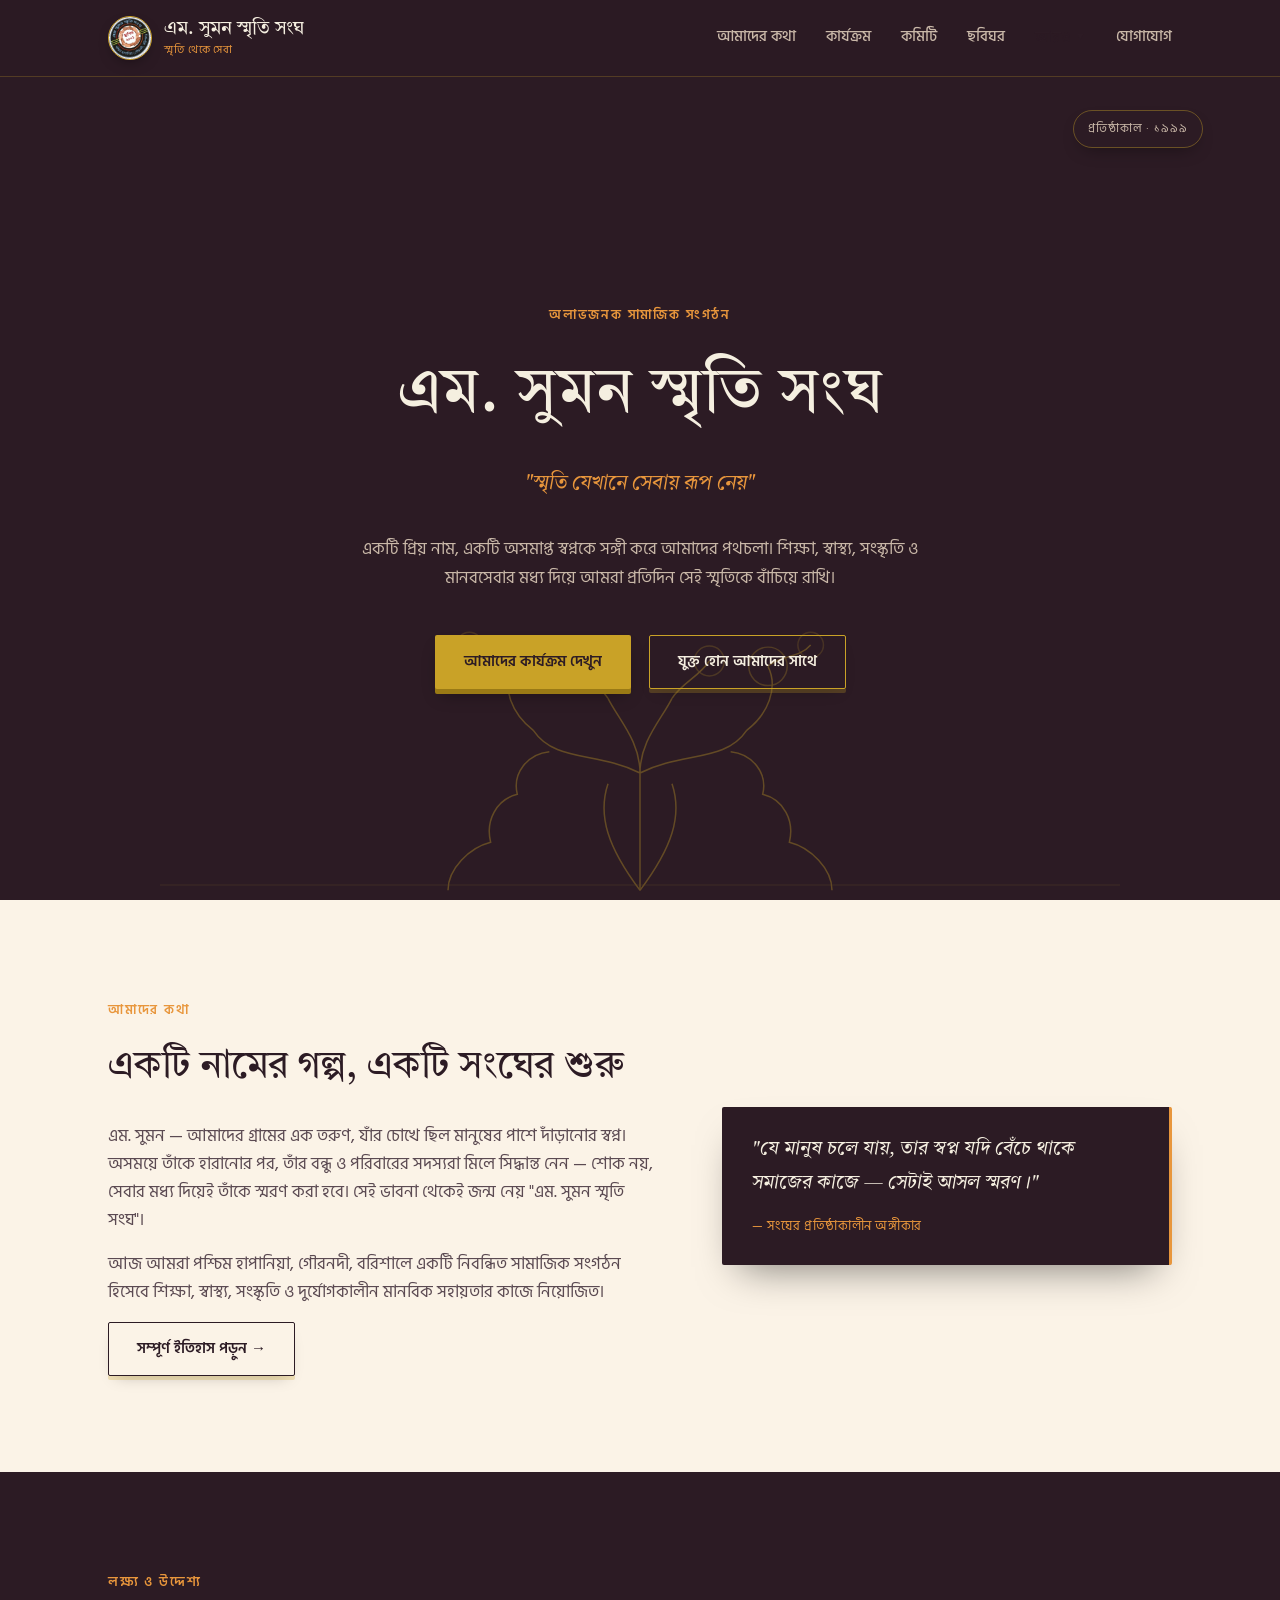
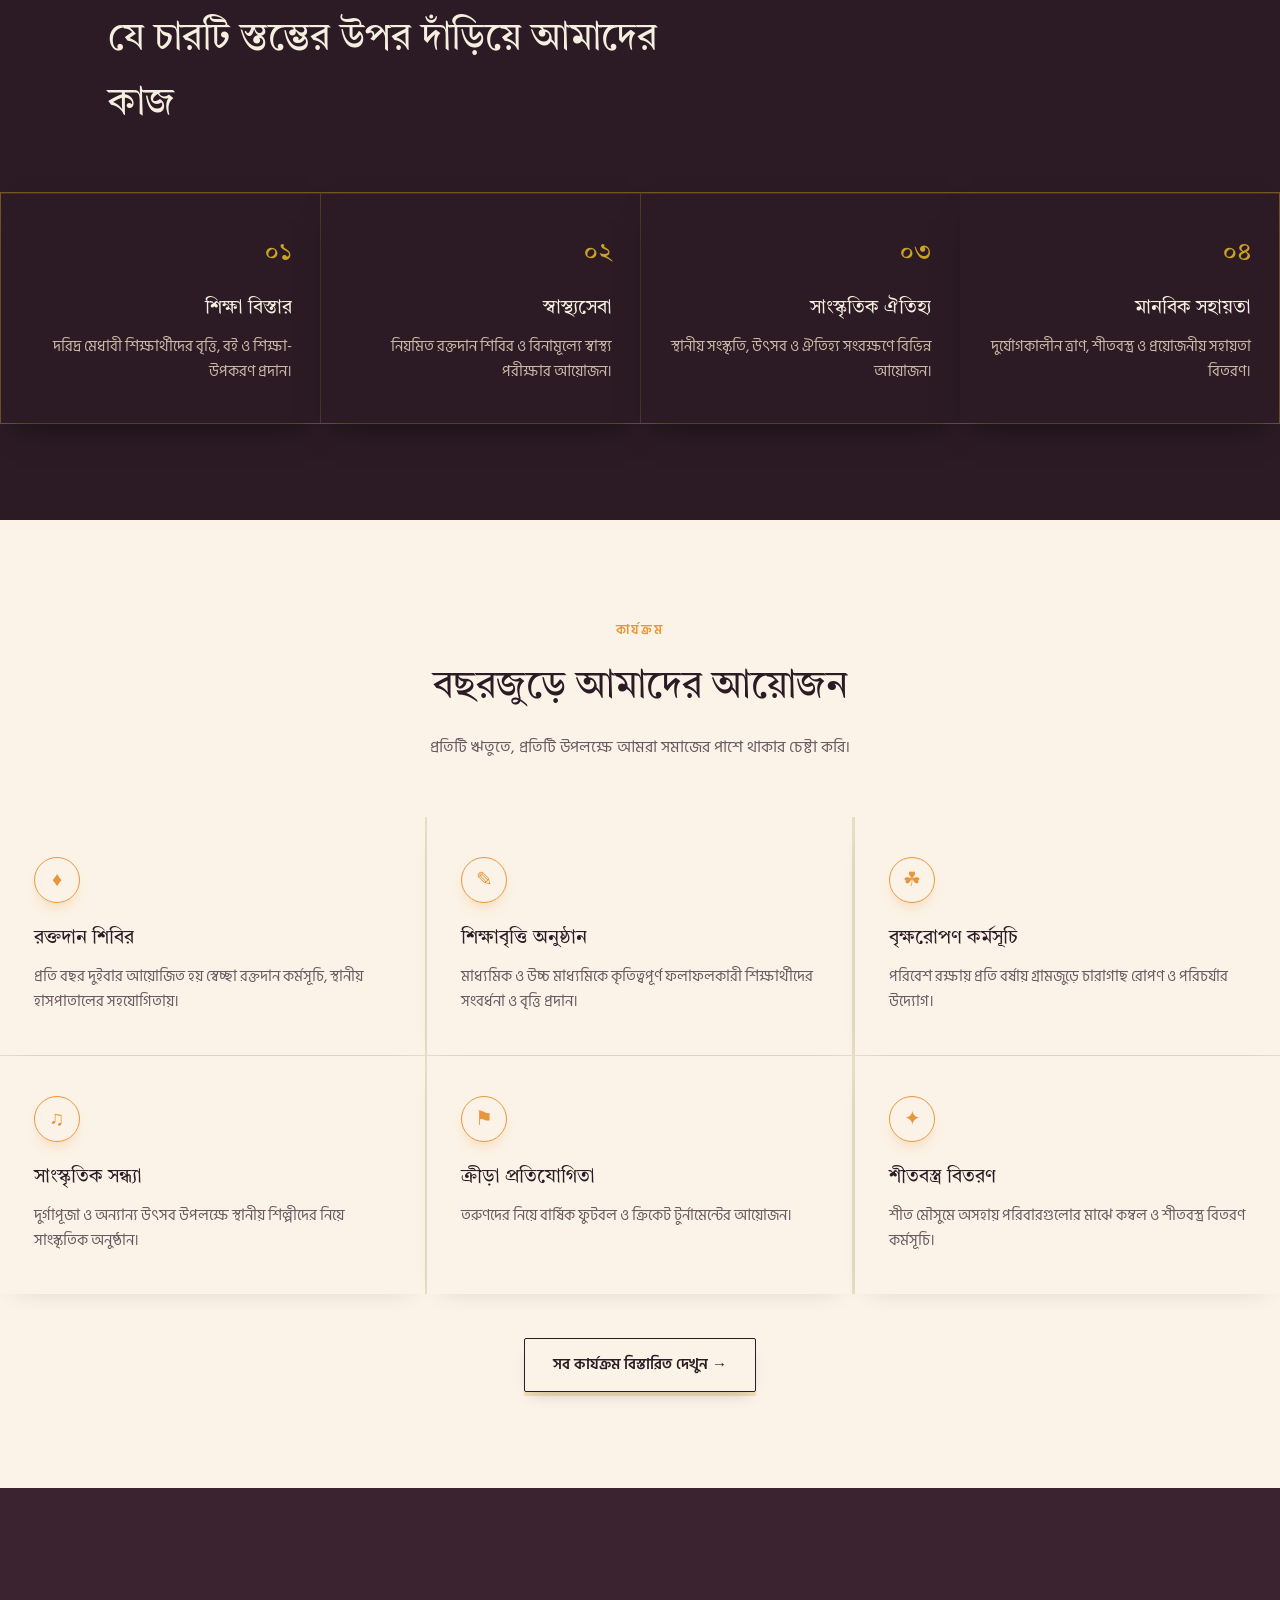
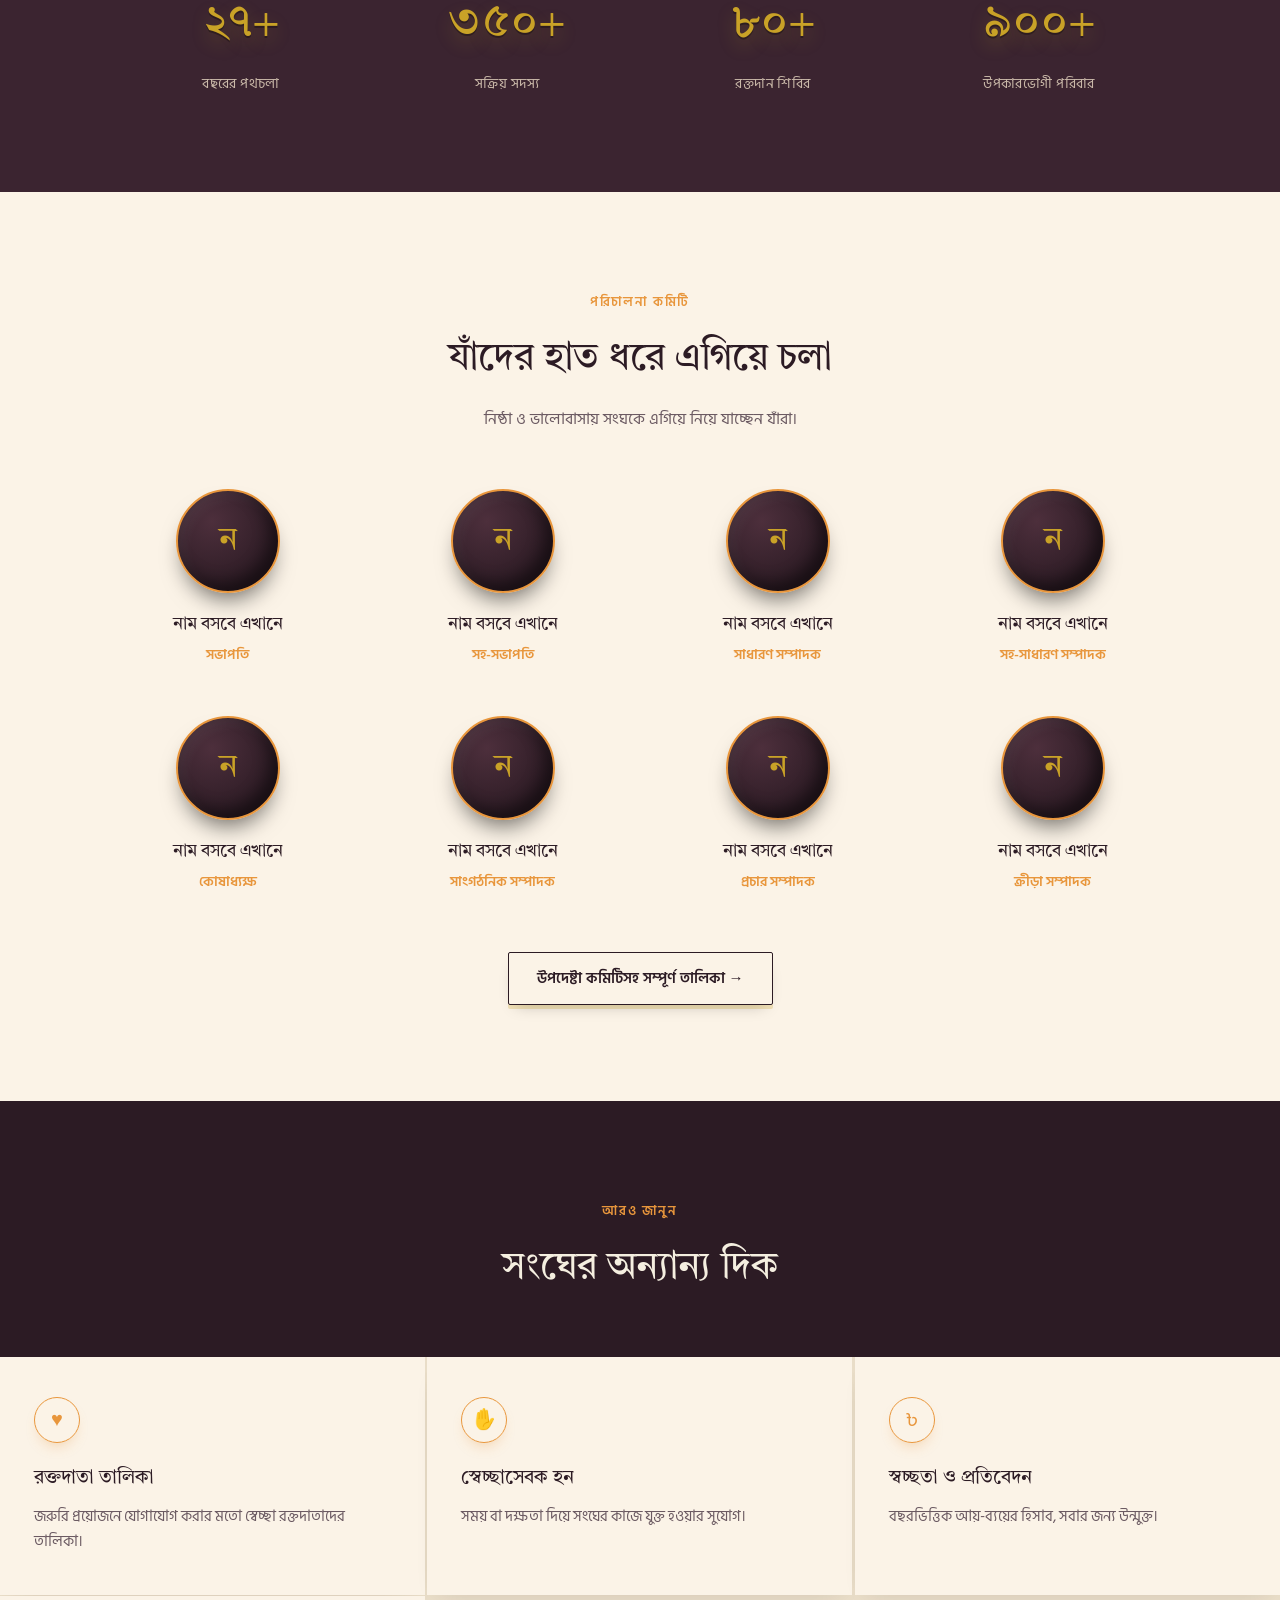
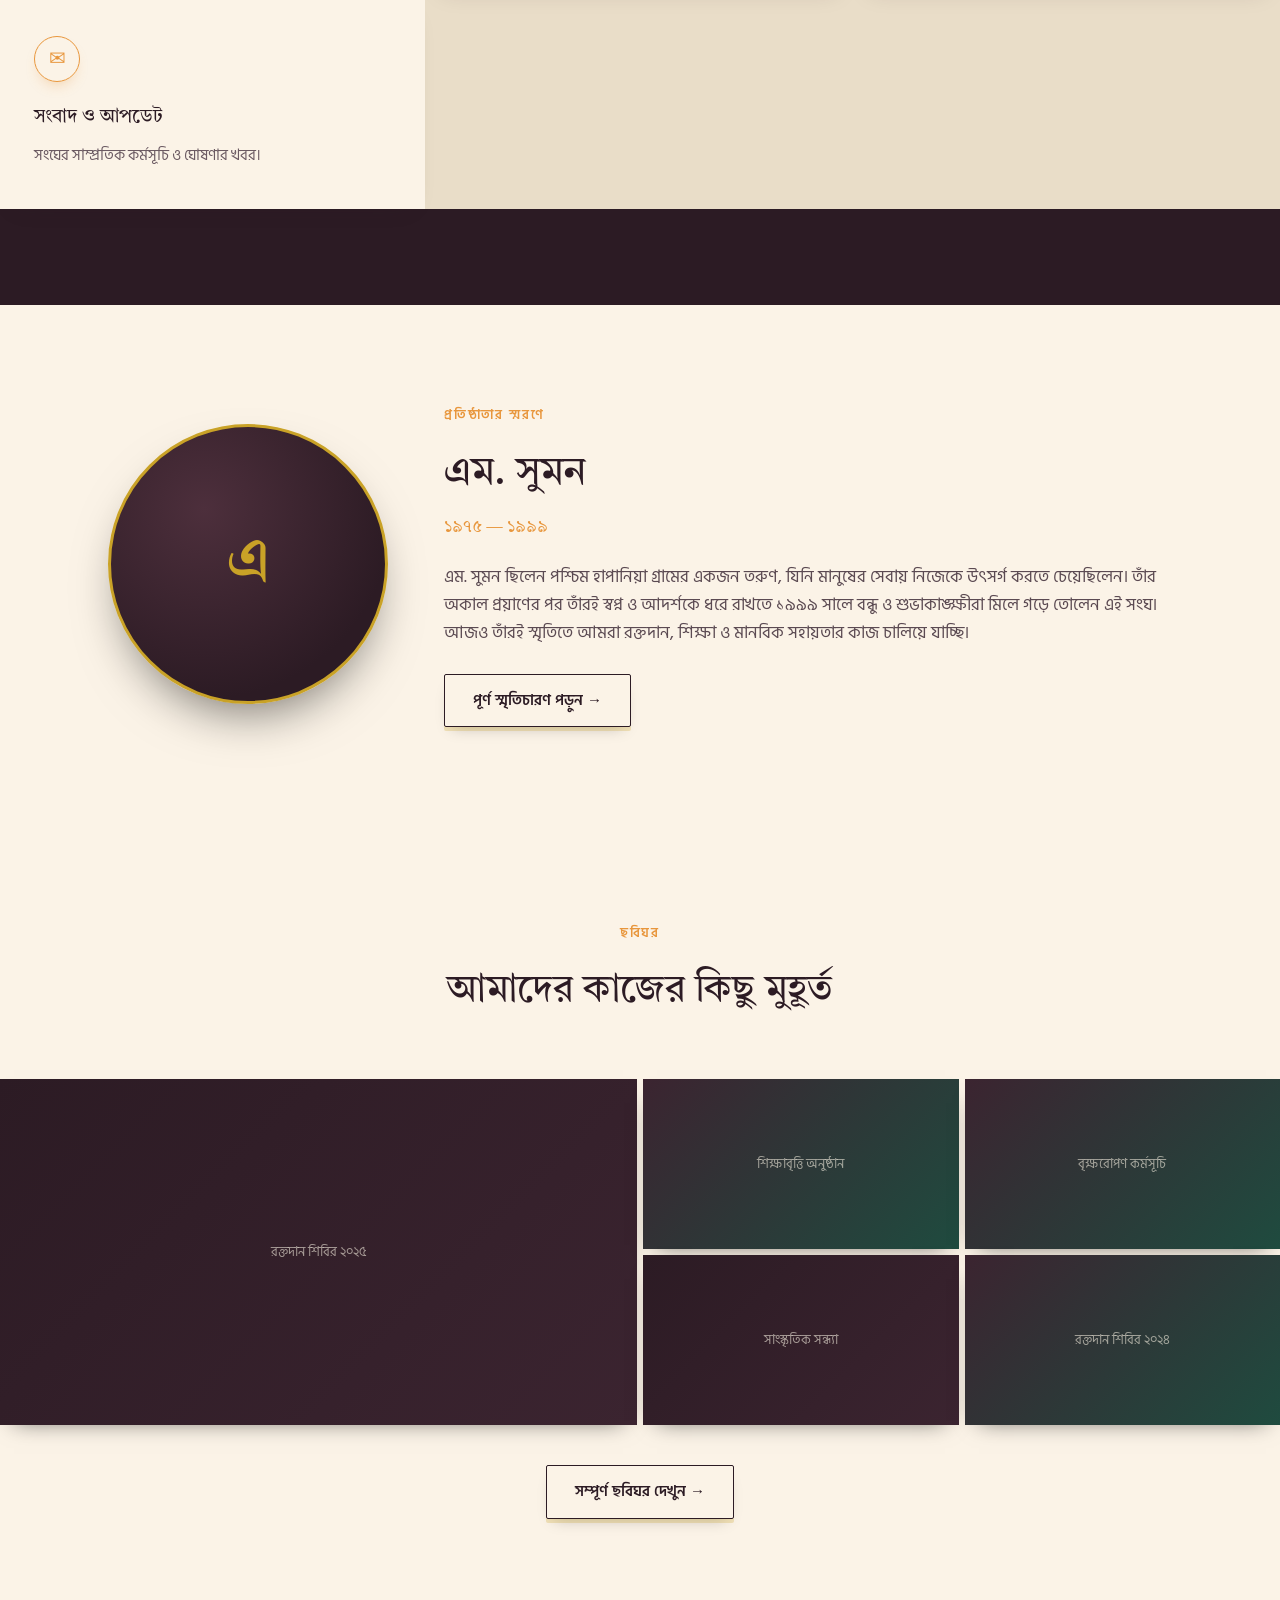
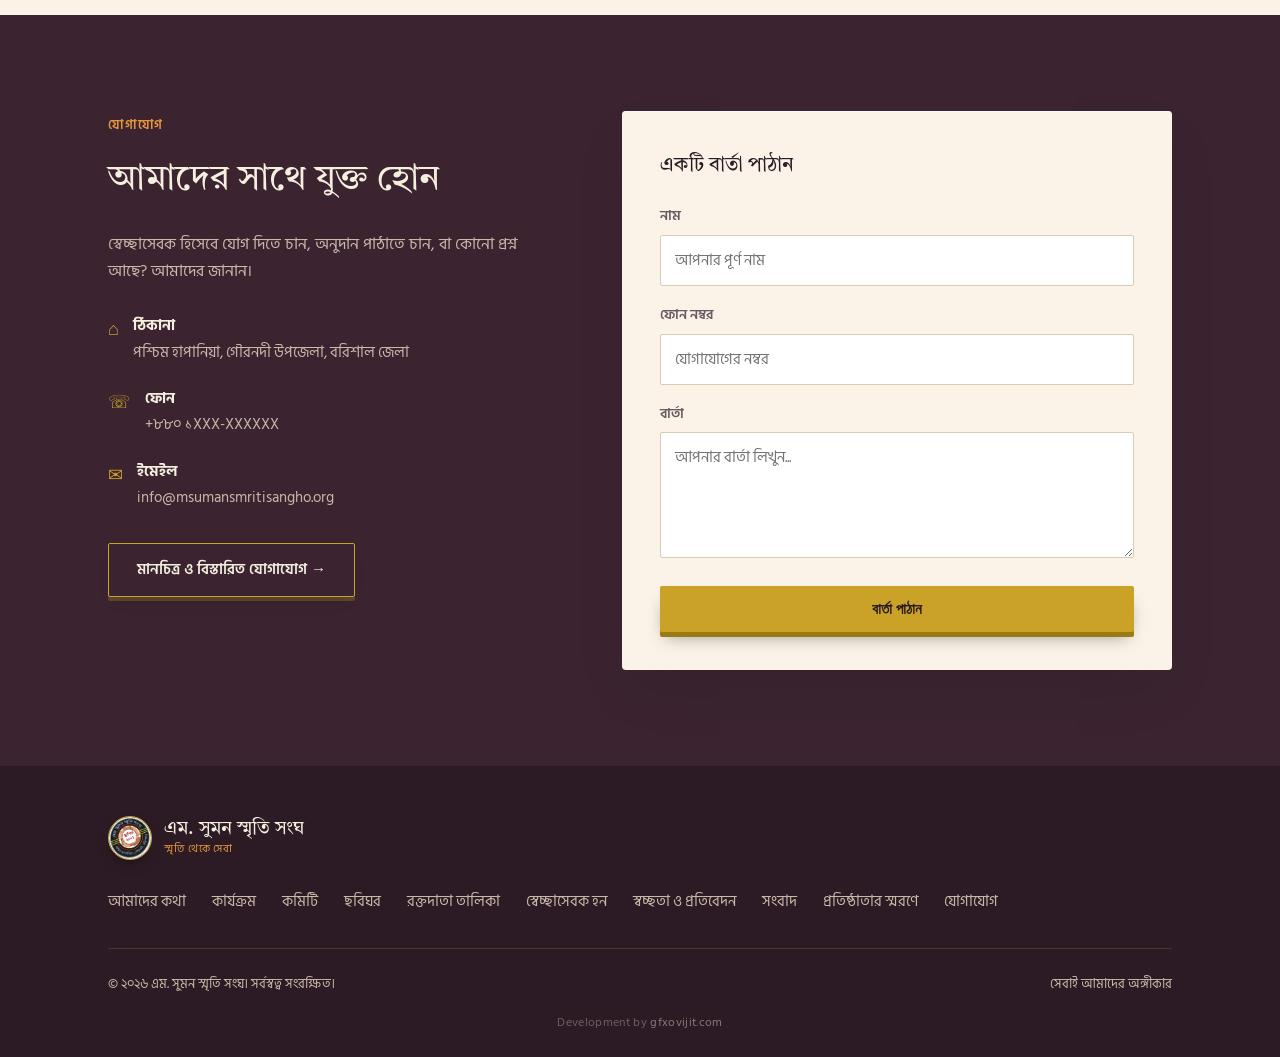
<file: index.html>
<!DOCTYPE html>
<html lang="bn">
<head>
<meta charset="UTF-8">
<meta name="viewport" content="width=device-width, initial-scale=1.0">
<title>এম. সুমন স্মৃতি সংঘ | স্মৃতি থেকে সেবা</title>
<meta name="description" content="পশ্চিম হাপানিয়া, গৌরনদী, বরিশালের একটি সামাজিক সংগঠন — রক্তদান, শিক্ষা, সংস্কৃতি ও মানবিক সহায়তার মধ্য দিয়ে সমাজের পাশে।">
<link rel="preconnect" href="https://fonts.googleapis.com">
<link rel="preconnect" href="https://fonts.gstatic.com" crossorigin>
<link href="https://fonts.googleapis.com/css2?family=Tiro+Bangla:ital@0;1&family=Hind+Siliguri:wght@400;500;600;700&display=swap" rel="stylesheet">
<link rel="icon" type="image/png" href="[data-uri]">
<link rel="stylesheet" href="styles.css">
</head>
<body>

<header>
  <div class="nav-wrap">
    <a href="index.html" class="brand">
      <img class="brand-mark" src="[data-uri]" alt="এম. সুমন স্মৃতি সংঘ লোগো">
      <span class="brand-name">এম. সুমন স্মৃতি সংঘ
        <span>স্মৃতি থেকে সেবা</span>
      </span>
    </a>
    <nav class="links" id="navLinks">
      <a href="about.html">আমাদের কথা</a>
      <a href="activities.html">কার্যক্রম</a>
      <a href="committee.html">কমিটি</a>
      <a href="gallery.html">ছবিঘর</a>
      <div class="nav-dropdown">
        <span class="drop-label">আরও ▾</span>
        <div class="dropdown-menu">
          <a href="index.html#mission">লক্ষ্য ও উদ্দেশ্য</a>
          <a href="blood-donors.html">রক্তদাতা তালিকা</a>
          <a href="volunteer.html">স্বেচ্ছাসেবক হন</a>
          <a href="finance.html">স্বচ্ছতা ও প্রতিবেদন</a>
          <a href="news.html">সংবাদ</a>
          <a href="memorial.html">প্রতিষ্ঠাতার স্মরণে</a>
        </div>
      </div>
      <a href="contact.html">যোগাযোগ</a>
    </nav>
    <button class="nav-toggle" id="navToggle" aria-label="মেনু খুলুন">☰</button>
  </div>
</header>

<section class="hero" id="top">
  <span class="est-badge">প্রতিষ্ঠাকাল · <span data-field="org.founded_year">১৯৯৯</span></span>
  <div class="hero-content">
    <span class="eyebrow">অলাভজনক সামাজিক সংগঠন</span>
    <h1>এম. সুমন স্মৃতি সংঘ</h1>
    <div class="tagline">"স্মৃতি যেখানে সেবায় রূপ নেয়"</div>
    <p class="lede">
      একটি প্রিয় নাম, একটি অসমাপ্ত স্বপ্নকে সঙ্গী করে আমাদের পথচলা।
      শিক্ষা, স্বাস্থ্য, সংস্কৃতি ও মানবসেবার মধ্য দিয়ে আমরা প্রতিদিন সেই স্মৃতিকে বাঁচিয়ে রাখি।
    </p>
    <div class="hero-ctas">
      <a href="activities.html" class="btn btn-gold">আমাদের কার্যক্রম দেখুন</a>
      <a href="contact.html" class="btn btn-outline">যুক্ত হোন আমাদের সাথে</a>
    </div>
  </div>

  <div class="banyan-wrap">
    <svg viewBox="0 0 1200 260" xmlns="http://www.w3.org/2000/svg" width="100%" preserveAspectRatio="xMidYMax slice">
      <g fill="none" stroke="#C9A227" stroke-width="1.4">
        <path d="M600 260 L600 150 M600 150 C560 130 520 140 500 110 M600 150 C640 130 680 140 700 110 M500 110 C480 95 470 70 480 50 M700 110 C720 95 730 70 720 50 M600 150 C600 120 580 100 570 80 M600 150 C600 120 620 100 630 80"/>
        <path d="M480 50 C470 40 450 42 440 30 M720 50 C730 40 750 42 760 30 M570 80 C560 65 545 60 535 45 M630 80 C640 65 655 60 665 45"/>
        <path d="M600 260 C570 220 560 190 570 160 M600 260 C630 220 640 190 630 160"/>
        <path d="M420 260 C420 240 440 220 460 215 C455 195 465 175 485 170 C480 150 495 132 515 130"/>
        <path d="M780 260 C780 240 760 220 740 215 C745 195 735 175 715 170 C720 150 705 132 685 130"/>
        <circle cx="480" cy="50" r="18" opacity="0.7"/>
        <circle cx="720" cy="50" r="18" opacity="0.7"/>
        <circle cx="535" cy="45" r="14" opacity="0.6"/>
        <circle cx="665" cy="45" r="14" opacity="0.6"/>
        <circle cx="440" cy="30" r="12" opacity="0.5"/>
        <circle cx="760" cy="30" r="12" opacity="0.5"/>
      </g>
      <line x1="150" y1="255" x2="1050" y2="255" stroke="#C9A227" stroke-width="1" opacity="0.35"/>
    </svg>
  </div>
</section>

<section class="section section-ivory" id="about">
  <div class="container about-grid">
    <div>
      <span class="eyebrow">আমাদের কথা</span>
      <h2>একটি নামের গল্প, একটি সংঘের শুরু</h2>
      <p>
        এম. সুমন — আমাদের গ্রামের এক তরুণ, যাঁর চোখে ছিল মানুষের পাশে দাঁড়ানোর স্বপ্ন। অসময়ে তাঁকে হারানোর পর,
        তাঁর বন্ধু ও পরিবারের সদস্যরা মিলে সিদ্ধান্ত নেন — শোক নয়, সেবার মধ্য দিয়েই তাঁকে স্মরণ করা হবে।
        সেই ভাবনা থেকেই জন্ম নেয় "এম. সুমন স্মৃতি সংঘ"।
      </p>
      <p>
        আজ আমরা পশ্চিম হাপানিয়া, গৌরনদী, বরিশালে একটি নিবন্ধিত সামাজিক সংগঠন হিসেবে শিক্ষা, স্বাস্থ্য,
        সংস্কৃতি ও দুর্যোগকালীন মানবিক সহায়তার কাজে নিয়োজিত।
      </p>
      <a href="about.html" class="btn btn-outline" style="border-color:var(--maroon-dark); color:var(--maroon-dark);">সম্পূর্ণ ইতিহাস পড়ুন →</a>
    </div>
    <div class="quote-block">
      "যে মানুষ চলে যায়, তার স্বপ্ন যদি বেঁচে থাকে সমাজের কাজে — সেটাই আসল স্মরণ।"
      <small>— সংঘের প্রতিষ্ঠাকালীন অঙ্গীকার</small>
    </div>
  </div>
</section>

<section class="section section-dark" id="mission">
  <div class="container">
    <span class="eyebrow">লক্ষ্য ও উদ্দেশ্য</span>
    <h2 style="color:var(--text-light); font-size:clamp(28px,3.6vw,38px); max-width:560px;">
      যে চারটি স্তম্ভের উপর দাঁড়িয়ে আমাদের কাজ
    </h2>
  </div>
  <div class="mission-grid">
    <div class="mission-card tilt-card">
      <span class="num">০১</span>
      <h3>শিক্ষা বিস্তার</h3>
      <p>দরিদ্র মেধাবী শিক্ষার্থীদের বৃত্তি, বই ও শিক্ষা-উপকরণ প্রদান।</p>
    </div>
    <div class="mission-card tilt-card">
      <span class="num">০২</span>
      <h3>স্বাস্থ্যসেবা</h3>
      <p>নিয়মিত রক্তদান শিবির ও বিনামূল্যে স্বাস্থ্য পরীক্ষার আয়োজন।</p>
    </div>
    <div class="mission-card tilt-card">
      <span class="num">০৩</span>
      <h3>সাংস্কৃতিক ঐতিহ্য</h3>
      <p>স্থানীয় সংস্কৃতি, উৎসব ও ঐতিহ্য সংরক্ষণে বিভিন্ন আয়োজন।</p>
    </div>
    <div class="mission-card tilt-card">
      <span class="num">০৪</span>
      <h3>মানবিক সহায়তা</h3>
      <p>দুর্যোগকালীন ত্রাণ, শীতবস্ত্র ও প্রয়োজনীয় সহায়তা বিতরণ।</p>
    </div>
  </div>
</section>

<section class="section section-ivory" id="activities">
  <div class="container">
    <div class="section-head">
      <span class="eyebrow">কার্যক্রম</span>
      <h2>বছরজুড়ে আমাদের আয়োজন</h2>
      <p>প্রতিটি ঋতুতে, প্রতিটি উপলক্ষে আমরা সমাজের পাশে থাকার চেষ্টা করি।</p>
    </div>
  </div>
  <div class="activity-grid">
    <div class="activity-card tilt-card">
      <div class="activity-icon">♦</div>
      <h3>রক্তদান শিবির</h3>
      <p>প্রতি বছর দুইবার আয়োজিত হয় স্বেচ্ছা রক্তদান কর্মসূচি, স্থানীয় হাসপাতালের সহযোগিতায়।</p>
    </div>
    <div class="activity-card tilt-card">
      <div class="activity-icon">✎</div>
      <h3>শিক্ষাবৃত্তি অনুষ্ঠান</h3>
      <p>মাধ্যমিক ও উচ্চ মাধ্যমিকে কৃতিত্বপূর্ণ ফলাফলকারী শিক্ষার্থীদের সংবর্ধনা ও বৃত্তি প্রদান।</p>
    </div>
    <div class="activity-card tilt-card">
      <div class="activity-icon">☘</div>
      <h3>বৃক্ষরোপণ কর্মসূচি</h3>
      <p>পরিবেশ রক্ষায় প্রতি বর্ষায় গ্রামজুড়ে চারাগাছ রোপণ ও পরিচর্যার উদ্যোগ।</p>
    </div>
    <div class="activity-card tilt-card">
      <div class="activity-icon">♫</div>
      <h3>সাংস্কৃতিক সন্ধ্যা</h3>
      <p>দুর্গাপূজা ও অন্যান্য উৎসব উপলক্ষে স্থানীয় শিল্পীদের নিয়ে সাংস্কৃতিক অনুষ্ঠান।</p>
    </div>
    <div class="activity-card tilt-card">
      <div class="activity-icon">⚑</div>
      <h3>ক্রীড়া প্রতিযোগিতা</h3>
      <p>তরুণদের নিয়ে বার্ষিক ফুটবল ও ক্রিকেট টুর্নামেন্টের আয়োজন।</p>
    </div>
    <div class="activity-card tilt-card">
      <div class="activity-icon">✦</div>
      <h3>শীতবস্ত্র বিতরণ</h3>
      <p>শীত মৌসুমে অসহায় পরিবারগুলোর মাঝে কম্বল ও শীতবস্ত্র বিতরণ কর্মসূচি।</p>
    </div>
  </div>
  <div class="container" style="text-align:center; margin-top:44px;">
    <a href="activities.html" class="btn btn-outline" style="border-color:var(--maroon-dark); color:var(--maroon-dark);">সব কার্যক্রম বিস্তারিত দেখুন →</a>
  </div>
</section>

<section class="section section-mid">
  <div class="container stats-bar">
    <div class="stat"><div class="figure" data-field="stats.years">২৭+</div><div class="label">বছরের পথচলা</div></div>
    <div class="stat"><div class="figure" data-field="stats.members">৩৫০+</div><div class="label">সক্রিয় সদস্য</div></div>
    <div class="stat"><div class="figure" data-field="stats.campaigns">৮০+</div><div class="label">রক্তদান শিবির</div></div>
    <div class="stat"><div class="figure" data-field="stats.families">৯০০+</div><div class="label">উপকারভোগী পরিবার</div></div>
  </div>
</section>

<section class="section section-ivory" id="committee">
  <div class="container">
    <div class="section-head">
      <span class="eyebrow">পরিচালনা কমিটি</span>
      <h2>যাঁদের হাত ধরে এগিয়ে চলা</h2>
      <p>নিষ্ঠা ও ভালোবাসায় সংঘকে এগিয়ে নিয়ে যাচ্ছেন যাঁরা।</p>
    </div>
    <div class="committee-grid" id="executive-committee-grid"></div>
    <div style="text-align:center; margin-top:44px;">
      <a href="committee.html" class="btn btn-outline" style="border-color:var(--maroon-dark); color:var(--maroon-dark);">উপদেষ্টা কমিটিসহ সম্পূর্ণ তালিকা →</a>
    </div>
  </div>
</section>

<section class="section section-dark">
  <div class="container">
    <div class="section-head">
      <span class="eyebrow" style="color:var(--marigold);">আরও জানুন</span>
      <h2 style="color:var(--text-light);">সংঘের অন্যান্য দিক</h2>
    </div>
  </div>
  <div class="activity-grid">
    <a href="blood-donors.html" class="activity-card tilt-card" style="text-decoration:none; display:block; color:inherit;">
      <div class="activity-icon">♥</div>
      <h3>রক্তদাতা তালিকা</h3>
      <p>জরুরি প্রয়োজনে যোগাযোগ করার মতো স্বেচ্ছা রক্তদাতাদের তালিকা।</p>
    </a>
    <a href="volunteer.html" class="activity-card tilt-card" style="text-decoration:none; display:block; color:inherit;">
      <div class="activity-icon">✋</div>
      <h3>স্বেচ্ছাসেবক হন</h3>
      <p>সময় বা দক্ষতা দিয়ে সংঘের কাজে যুক্ত হওয়ার সুযোগ।</p>
    </a>
    <a href="finance.html" class="activity-card tilt-card" style="text-decoration:none; display:block; color:inherit;">
      <div class="activity-icon">৳</div>
      <h3>স্বচ্ছতা ও প্রতিবেদন</h3>
      <p>বছরভিত্তিক আয়-ব্যয়ের হিসাব, সবার জন্য উন্মুক্ত।</p>
    </a>
    <a href="news.html" class="activity-card tilt-card" style="text-decoration:none; display:block; color:inherit;">
      <div class="activity-icon">✉</div>
      <h3>সংবাদ ও আপডেট</h3>
      <p>সংঘের সাম্প্রতিক কর্মসূচি ও ঘোষণার খবর।</p>
    </a>
  </div>
</section>

<section class="section section-ivory">
  <div class="container">
    <div class="memorial-hero">
      <div class="memorial-photo" id="memorialPhotoLetter">স</div>
      <div>
        <span class="eyebrow">প্রতিষ্ঠাতার স্মরণে</span>
        <h2 data-field="memorial.name">এম. সুমন</h2>
        <span class="memorial-years" data-field="memorial.years">১৯৭৫ — ১৯৯৯</span>
        <p data-field="memorial.bio">এম. সুমন ছিলেন পশ্চিম হাপানিয়া গ্রামের একজন তরুণ, যিনি মানুষের সেবায় নিজেকে উৎসর্গ করতে চেয়েছিলেন।</p>
        <a href="memorial.html" class="btn btn-outline" style="border-color:var(--maroon-dark); color:var(--maroon-dark); margin-top:10px;">পূর্ণ স্মৃতিচারণ পড়ুন →</a>
      </div>
    </div>
  </div>
</section>

<section class="section section-ivory" id="gallery">
  <div class="container">
    <div class="section-head">
      <span class="eyebrow">ছবিঘর</span>
      <h2>আমাদের কাজের কিছু মুহূর্ত</h2>
    </div>
  </div>
  <div class="gallery-grid" id="home-gallery-grid"></div>
  <div class="container" style="text-align:center; margin-top:40px;">
    <a href="gallery.html" class="btn btn-outline" style="border-color:var(--maroon-dark); color:var(--maroon-dark);">সম্পূর্ণ ছবিঘর দেখুন →</a>
  </div>
</section>

<section class="section section-mid" id="contact">
  <div class="container contact-grid">
    <div class="contact-info">
      <span class="eyebrow">যোগাযোগ</span>
      <h2 style="color:var(--text-light);">আমাদের সাথে যুক্ত হোন</h2>
      <p>স্বেচ্ছাসেবক হিসেবে যোগ দিতে চান, অনুদান পাঠাতে চান, বা কোনো প্রশ্ন আছে? আমাদের জানান।</p>
      <div class="info-row">
        <span class="ic">⌂</span>
        <div><b>ঠিকানা</b><span data-field="org.address">পশ্চিম হাপানিয়া, গৌরনদী উপজেলা, বরিশাল জেলা</span></div>
      </div>
      <div class="info-row">
        <span class="ic">☏</span>
        <div><b>ফোন</b><span data-field="org.phone">+৮৮০ ১XXX-XXXXXX</span></div>
      </div>
      <div class="info-row">
        <span class="ic">✉</span>
        <div><b>ইমেইল</b><span data-field="org.email">info@msumansmritisangho.org</span></div>
      </div>
      <a href="contact.html" class="btn btn-outline" style="margin-top:12px;">মানচিত্র ও বিস্তারিত যোগাযোগ →</a>
    </div>
    <div class="form-panel">
      <h3>একটি বার্তা পাঠান</h3>
      <div class="field">
        <label for="fname">নাম</label>
        <input type="text" id="fname" placeholder="আপনার পূর্ণ নাম">
      </div>
      <div class="field">
        <label for="fphone">ফোন নম্বর</label>
        <input type="text" id="fphone" placeholder="যোগাযোগের নম্বর">
      </div>
      <div class="field">
        <label for="fmsg">বার্তা</label>
        <textarea id="fmsg" rows="4" placeholder="আপনার বার্তা লিখুন..."></textarea>
      </div>
      <button type="button" class="btn btn-gold" style="width:100%;">বার্তা পাঠান</button>
    </div>
  </div>
</section>

<footer>
  <div class="container">
    <div class="footer-top">
      <div class="brand">
        <img class="brand-mark" src="[data-uri]" alt="এম. সুমন স্মৃতি সংঘ লোগো">
        <span class="brand-name" style="color:var(--text-light);">এম. সুমন স্মৃতি সংঘ
          <span>স্মৃতি থেকে সেবা</span>
        </span>
      </div>
      <nav>
        <a href="about.html">আমাদের কথা</a>
        <a href="activities.html">কার্যক্রম</a>
        <a href="committee.html">কমিটি</a>
        <a href="gallery.html">ছবিঘর</a>
        <a href="blood-donors.html">রক্তদাতা তালিকা</a>
        <a href="volunteer.html">স্বেচ্ছাসেবক হন</a>
        <a href="finance.html">স্বচ্ছতা ও প্রতিবেদন</a>
        <a href="news.html">সংবাদ</a>
        <a href="memorial.html">প্রতিষ্ঠাতার স্মরণে</a>
        <a href="contact.html">যোগাযোগ</a>
      </nav>
    </div>
    <div class="footer-bottom">
      <span>© ২০২৬ এম. সুমন স্মৃতি সংঘ। সর্বস্বত্ব সংরক্ষিত।</span>
      <span>সেবাই আমাদের অঙ্গীকার</span>
    </div>
    <div class="footer-credit">Development by <a href="https://gfxovijit.com" target="_blank" rel="noopener">gfxovijit.com</a></div>
  </div>
</footer>

<script>
  if (window.netlifyIdentity) {
    window.netlifyIdentity.on("init", user => {
      if (!user) {
        window.netlifyIdentity.on("login", () => {
          document.location.href = "/admin/";
        });
      }
    });
  }
</script>
<script src="script.js"></script>
<script src="data-loader.js"></script>

</body>
</html>
</file>
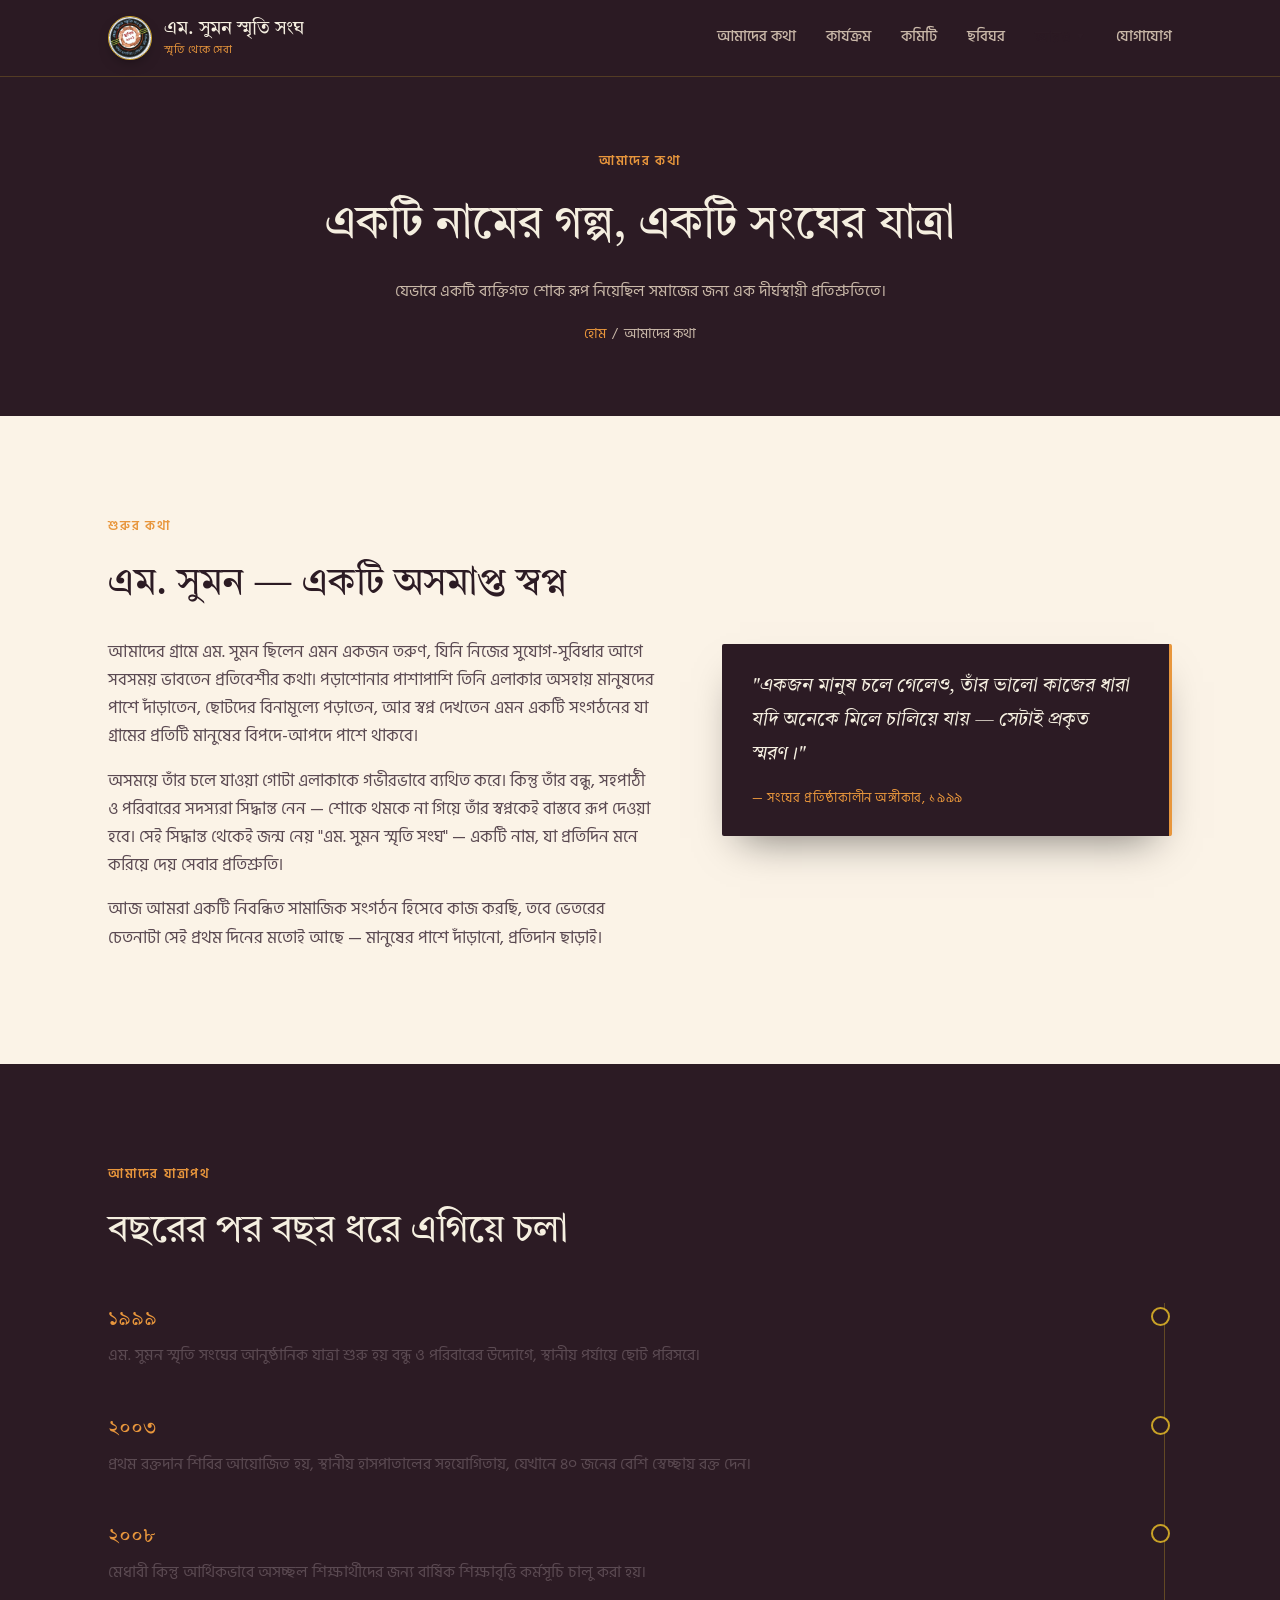
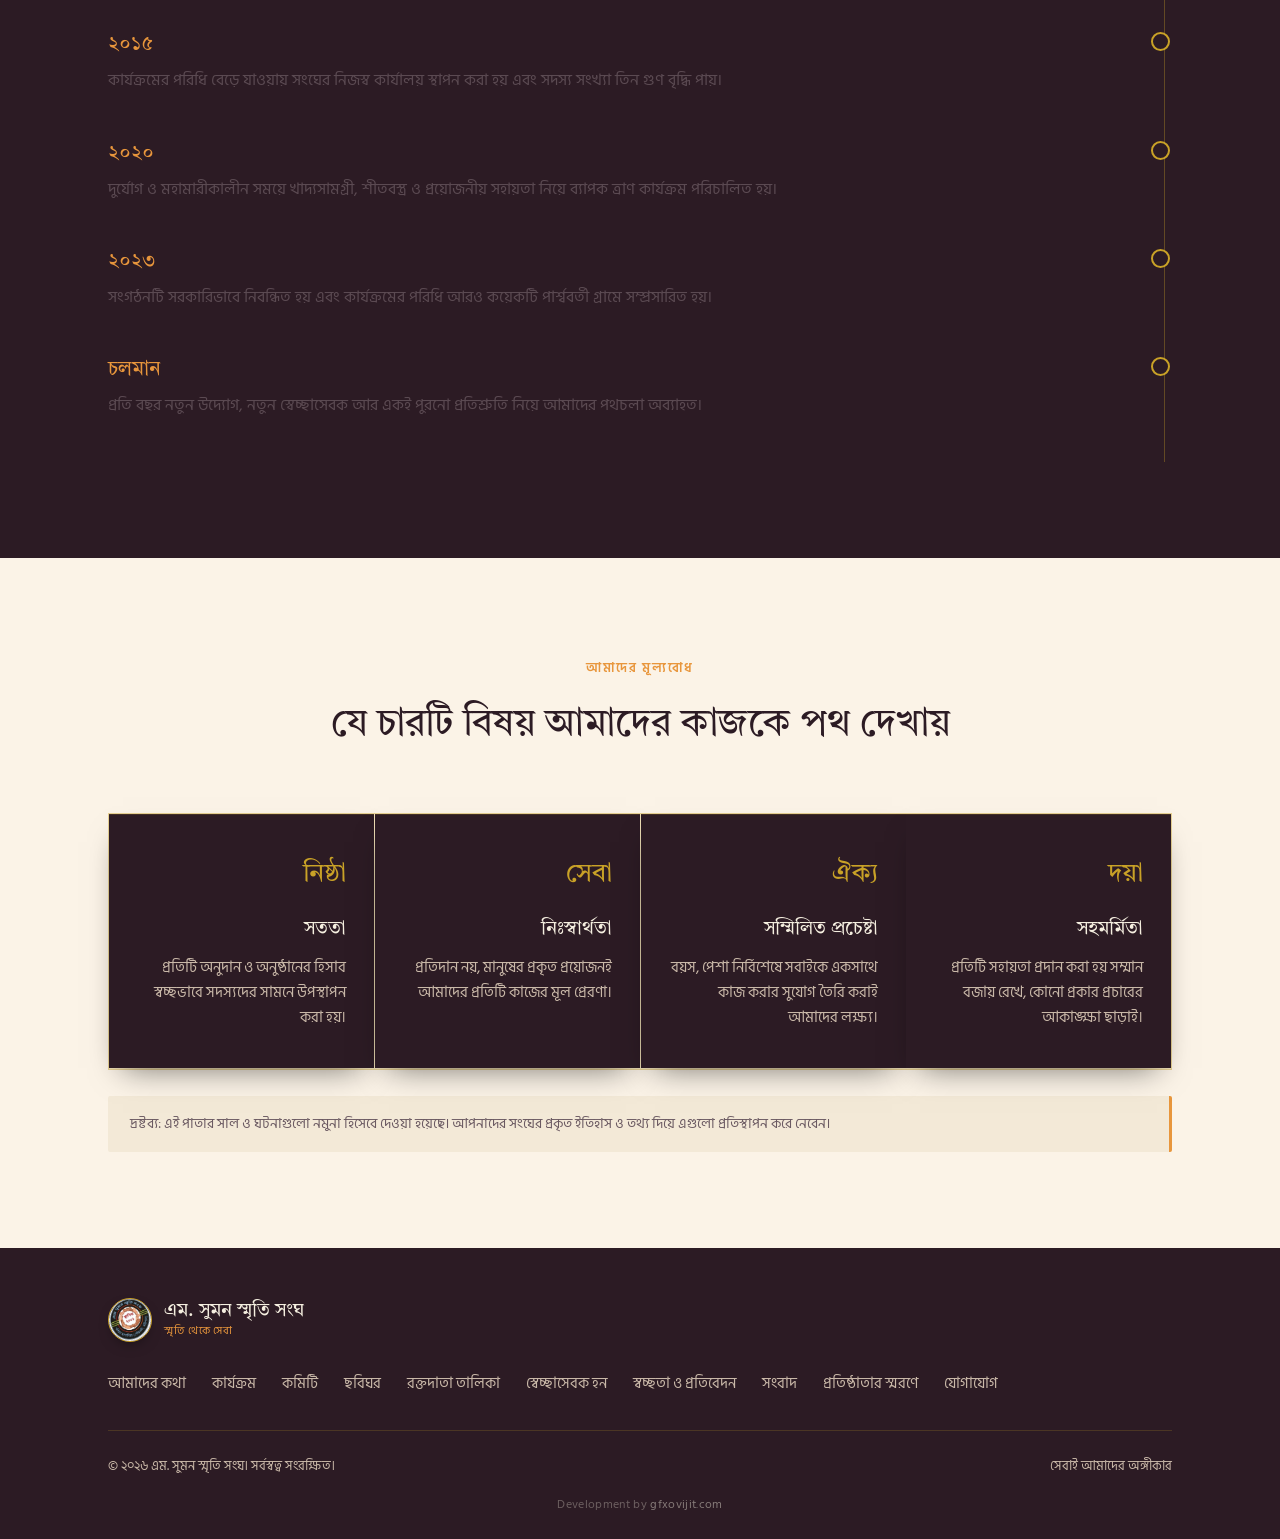
<file: about.html>
<!DOCTYPE html>
<html lang="bn">
<head>
<meta charset="UTF-8">
<meta name="viewport" content="width=device-width, initial-scale=1.0">
<title>আমাদের কথা | এম. সুমন স্মৃতি সংঘ</title>
<meta name="description" content="এম. সুমন স্মৃতি সংঘের প্রতিষ্ঠার গল্প ও লক্ষ্য-উদ্দেশ্য সম্পর্কে জানুন।">
<link rel="preconnect" href="https://fonts.googleapis.com">
<link rel="preconnect" href="https://fonts.gstatic.com" crossorigin>
<link href="https://fonts.googleapis.com/css2?family=Tiro+Bangla:ital@0;1&family=Hind+Siliguri:wght@400;500;600;700&display=swap" rel="stylesheet">
<link rel="icon" type="image/png" href="[data-uri]">
<link rel="stylesheet" href="styles.css">
</head>
<body>

<header>
  <div class="nav-wrap">
    <a href="index.html" class="brand">
      <img class="brand-mark" src="[data-uri]" alt="এম. সুমন স্মৃতি সংঘ লোগো">
      <span class="brand-name">এম. সুমন স্মৃতি সংঘ
        <span>স্মৃতি থেকে সেবা</span>
      </span>
    </a>
    <nav class="links" id="navLinks">
      <a href="about.html">আমাদের কথা</a>
      <a href="activities.html">কার্যক্রম</a>
      <a href="committee.html">কমিটি</a>
      <a href="gallery.html">ছবিঘর</a>
      <div class="nav-dropdown">
        <span class="drop-label">আরও ▾</span>
        <div class="dropdown-menu">
          <a href="index.html#mission">লক্ষ্য ও উদ্দেশ্য</a>
          <a href="blood-donors.html">রক্তদাতা তালিকা</a>
          <a href="volunteer.html">স্বেচ্ছাসেবক হন</a>
          <a href="finance.html">স্বচ্ছতা ও প্রতিবেদন</a>
          <a href="news.html">সংবাদ</a>
          <a href="memorial.html">প্রতিষ্ঠাতার স্মরণে</a>
        </div>
      </div>
      <a href="contact.html">যোগাযোগ</a>
    </nav>
    <button class="nav-toggle" id="navToggle" aria-label="মেনু খুলুন">☰</button>
  </div>
</header>

<section class="page-hero">
  <div class="container">
    <span class="eyebrow">আমাদের কথা</span>
    <h1>একটি নামের গল্প, একটি সংঘের যাত্রা</h1>
    <p>যেভাবে একটি ব্যক্তিগত শোক রূপ নিয়েছিল সমাজের জন্য এক দীর্ঘস্থায়ী প্রতিশ্রুতিতে।</p>
    <div class="breadcrumb"><a href="index.html">হোম</a><span>/</span>আমাদের কথা</div>
  </div>
</section>

<section class="section section-ivory">
  <div class="container about-grid">
    <div>
      <span class="eyebrow">শুরুর কথা</span>
      <h2>এম. সুমন — একটি অসমাপ্ত স্বপ্ন</h2>
      <p>
        আমাদের গ্রামে এম. সুমন ছিলেন এমন একজন তরুণ, যিনি নিজের সুযোগ-সুবিধার আগে সবসময় ভাবতেন
        প্রতিবেশীর কথা। পড়াশোনার পাশাপাশি তিনি এলাকার অসহায় মানুষদের পাশে দাঁড়াতেন, ছোটদের বিনামূল্যে
        পড়াতেন, আর স্বপ্ন দেখতেন এমন একটি সংগঠনের যা গ্রামের প্রতিটি মানুষের বিপদে-আপদে পাশে থাকবে।
      </p>
      <p>
        অসময়ে তাঁর চলে যাওয়া গোটা এলাকাকে গভীরভাবে ব্যথিত করে। কিন্তু তাঁর বন্ধু, সহপাঠী ও পরিবারের
        সদস্যরা সিদ্ধান্ত নেন — শোকে থমকে না গিয়ে তাঁর স্বপ্নকেই বাস্তবে রূপ দেওয়া হবে। সেই সিদ্ধান্ত
        থেকেই জন্ম নেয় "এম. সুমন স্মৃতি সংঘ" — একটি নাম, যা প্রতিদিন মনে করিয়ে দেয় সেবার প্রতিশ্রুতি।
      </p>
      <p>
        আজ আমরা একটি নিবন্ধিত সামাজিক সংগঠন হিসেবে কাজ করছি, তবে ভেতরের চেতনাটা সেই প্রথম দিনের
        মতোই আছে — মানুষের পাশে দাঁড়ানো, প্রতিদান ছাড়াই।
      </p>
    </div>
    <div class="quote-block">
      "একজন মানুষ চলে গেলেও, তাঁর ভালো কাজের ধারা যদি অনেকে মিলে চালিয়ে যায় — সেটাই প্রকৃত স্মরণ।"
      <small>— সংঘের প্রতিষ্ঠাকালীন অঙ্গীকার, ১৯৯৯</small>
    </div>
  </div>
</section>

<section class="section section-dark">
  <div class="container">
    <span class="eyebrow">আমাদের যাত্রাপথ</span>
    <h2 style="color:var(--text-light); font-size:clamp(28px,3.6vw,38px); max-width:560px; margin-bottom:40px;">
      বছরের পর বছর ধরে এগিয়ে চলা
    </h2>
    <div class="timeline">
      <div class="tl-item">
        <span class="yr">১৯৯৯</span>
        <p>এম. সুমন স্মৃতি সংঘের আনুষ্ঠানিক যাত্রা শুরু হয় বন্ধু ও পরিবারের উদ্যোগে, স্থানীয় পর্যায়ে ছোট পরিসরে।</p>
      </div>
      <div class="tl-item">
        <span class="yr">২০০৩</span>
        <p>প্রথম রক্তদান শিবির আয়োজিত হয়, স্থানীয় হাসপাতালের সহযোগিতায়, যেখানে ৪০ জনের বেশি স্বেচ্ছায় রক্ত দেন।</p>
      </div>
      <div class="tl-item">
        <span class="yr">২০০৮</span>
        <p>মেধাবী কিন্তু আর্থিকভাবে অসচ্ছল শিক্ষার্থীদের জন্য বার্ষিক শিক্ষাবৃত্তি কর্মসূচি চালু করা হয়।</p>
      </div>
      <div class="tl-item">
        <span class="yr">২০১৫</span>
        <p>কার্যক্রমের পরিধি বেড়ে যাওয়ায় সংঘের নিজস্ব কার্যালয় স্থাপন করা হয় এবং সদস্য সংখ্যা তিন গুণ বৃদ্ধি পায়।</p>
      </div>
      <div class="tl-item">
        <span class="yr">২০২০</span>
        <p>দুর্যোগ ও মহামারীকালীন সময়ে খাদ্যসামগ্রী, শীতবস্ত্র ও প্রয়োজনীয় সহায়তা নিয়ে ব্যাপক ত্রাণ কার্যক্রম পরিচালিত হয়।</p>
      </div>
      <div class="tl-item">
        <span class="yr">২০২৩</span>
        <p>সংগঠনটি সরকারিভাবে নিবন্ধিত হয় এবং কার্যক্রমের পরিধি আরও কয়েকটি পার্শ্ববর্তী গ্রামে সম্প্রসারিত হয়।</p>
      </div>
      <div class="tl-item">
        <span class="yr">চলমান</span>
        <p>প্রতি বছর নতুন উদ্যোগ, নতুন স্বেচ্ছাসেবক আর একই পুরনো প্রতিশ্রুতি নিয়ে আমাদের পথচলা অব্যাহত।</p>
      </div>
    </div>
  </div>
</section>

<section class="section section-ivory">
  <div class="container">
    <div class="section-head">
      <span class="eyebrow">আমাদের মূল্যবোধ</span>
      <h2>যে চারটি বিষয় আমাদের কাজকে পথ দেখায়</h2>
    </div>
    <div class="mission-grid">
      <div class="mission-card tilt-card" style="text-align:right;">
        <span class="num">নিষ্ঠা</span>
        <h3>সততা</h3>
        <p>প্রতিটি অনুদান ও অনুষ্ঠানের হিসাব স্বচ্ছভাবে সদস্যদের সামনে উপস্থাপন করা হয়।</p>
      </div>
      <div class="mission-card tilt-card">
        <span class="num">সেবা</span>
        <h3>নিঃস্বার্থতা</h3>
        <p>প্রতিদান নয়, মানুষের প্রকৃত প্রয়োজনই আমাদের প্রতিটি কাজের মূল প্রেরণা।</p>
      </div>
      <div class="mission-card tilt-card">
        <span class="num">ঐক্য</span>
        <h3>সম্মিলিত প্রচেষ্টা</h3>
        <p>বয়স, পেশা নির্বিশেষে সবাইকে একসাথে কাজ করার সুযোগ তৈরি করাই আমাদের লক্ষ্য।</p>
      </div>
      <div class="mission-card tilt-card">
        <span class="num">দয়া</span>
        <h3>সহমর্মিতা</h3>
        <p>প্রতিটি সহায়তা প্রদান করা হয় সম্মান বজায় রেখে, কোনো প্রকার প্রচারের আকাঙ্ক্ষা ছাড়াই।</p>
      </div>
    </div>
    <div class="note-box">
      দ্রষ্টব্য: এই পাতার সাল ও ঘটনাগুলো নমুনা হিসেবে দেওয়া হয়েছে। আপনাদের সংঘের প্রকৃত ইতিহাস ও তথ্য
      দিয়ে এগুলো প্রতিস্থাপন করে নেবেন।
    </div>
  </div>
</section>

<footer>
  <div class="container">
    <div class="footer-top">
      <div class="brand">
        <img class="brand-mark" src="[data-uri]" alt="এম. সুমন স্মৃতি সংঘ লোগো">
        <span class="brand-name" style="color:var(--text-light);">এম. সুমন স্মৃতি সংঘ
          <span>স্মৃতি থেকে সেবা</span>
        </span>
      </div>
      <nav>
        <a href="about.html">আমাদের কথা</a>
        <a href="activities.html">কার্যক্রম</a>
        <a href="committee.html">কমিটি</a>
        <a href="gallery.html">ছবিঘর</a>
        <a href="blood-donors.html">রক্তদাতা তালিকা</a>
        <a href="volunteer.html">স্বেচ্ছাসেবক হন</a>
        <a href="finance.html">স্বচ্ছতা ও প্রতিবেদন</a>
        <a href="news.html">সংবাদ</a>
        <a href="memorial.html">প্রতিষ্ঠাতার স্মরণে</a>
        <a href="contact.html">যোগাযোগ</a>
      </nav>
    </div>
    <div class="footer-bottom">
      <span>© ২০২৬ এম. সুমন স্মৃতি সংঘ। সর্বস্বত্ব সংরক্ষিত।</span>
      <span>সেবাই আমাদের অঙ্গীকার</span>
    </div>
    <div class="footer-credit">Development by <a href="https://gfxovijit.com" target="_blank" rel="noopener">gfxovijit.com</a></div>
  </div>
</footer>

<script src="https://identity.netlify.com/v1/netlify-identity-widget.js"></script>
<script>
  if (window.netlifyIdentity) {
    window.netlifyIdentity.on("init", user => {
      if (!user) {
        window.netlifyIdentity.on("login", () => {
          document.location.href = "/admin/";
        });
      }
    });
  }
</script>
<script src="script.js"></script>
<script src="data-loader.js"></script>

</body>
</html>
</file>
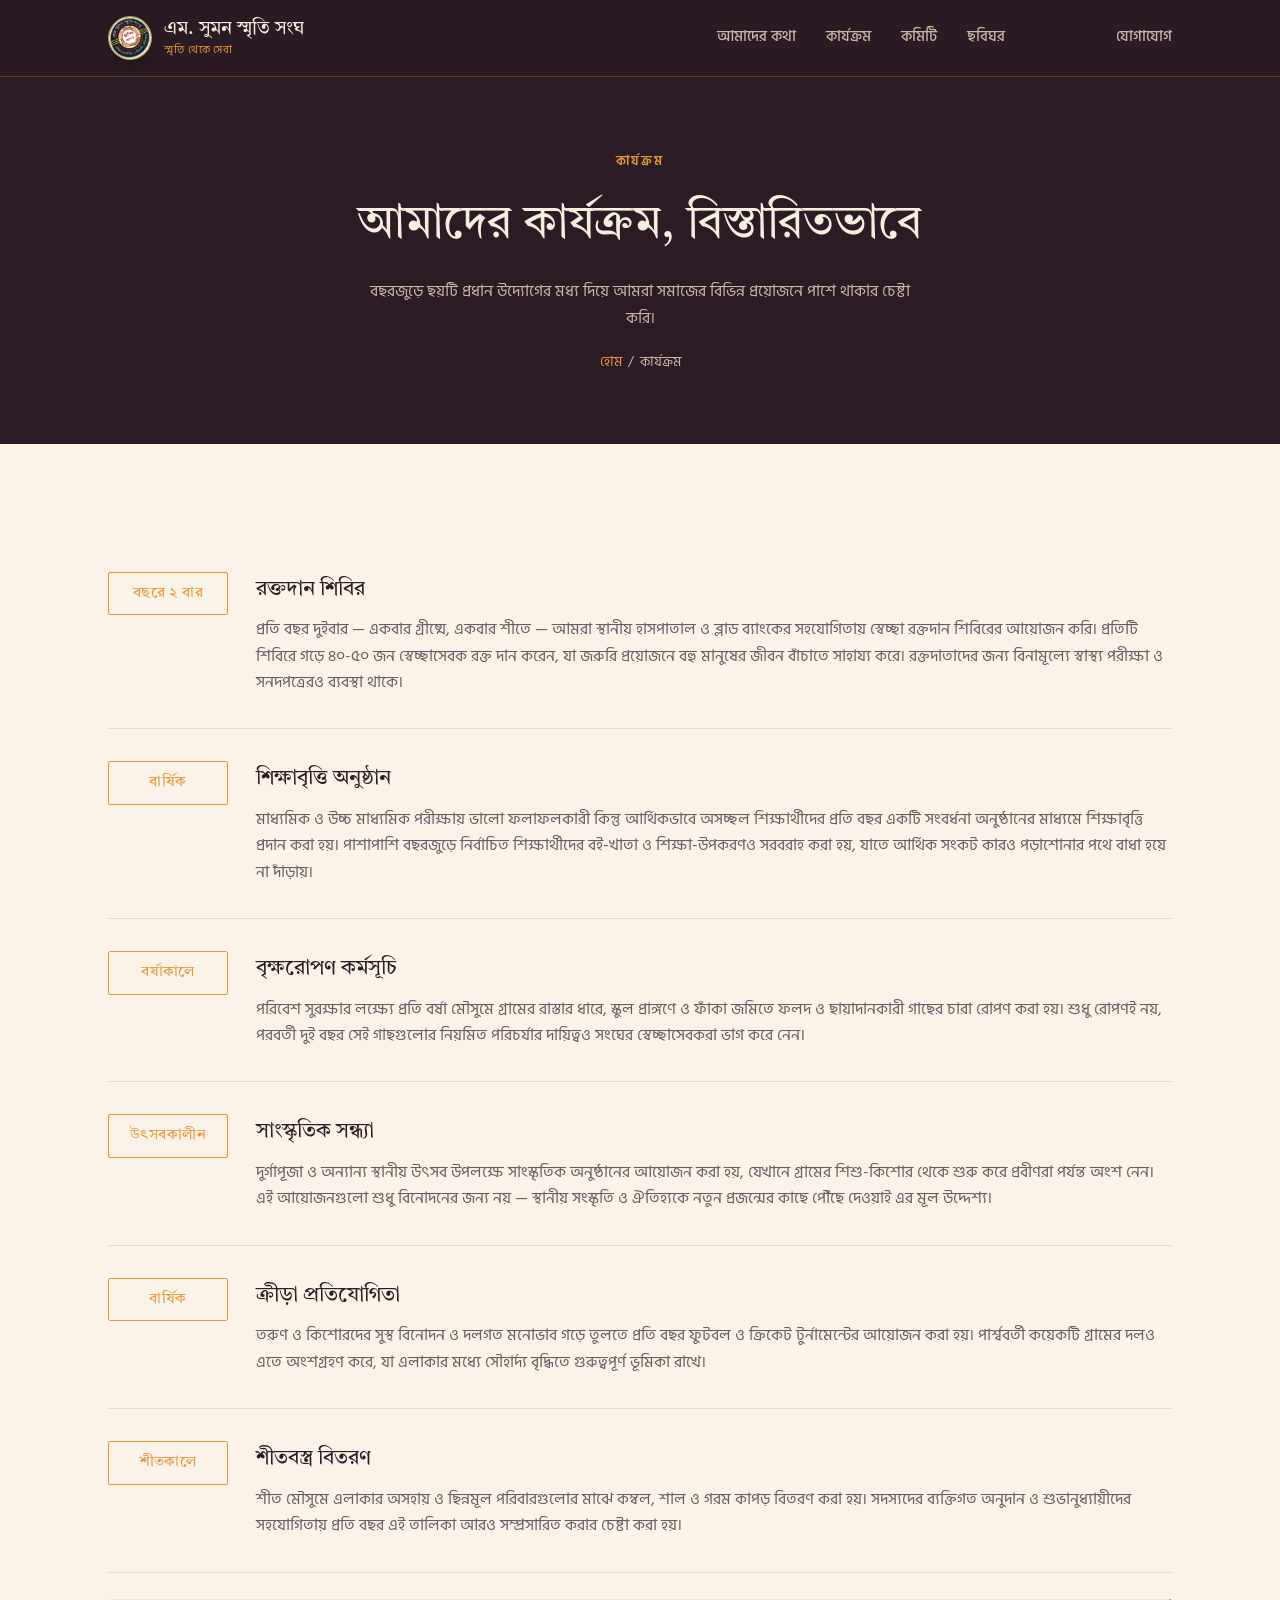
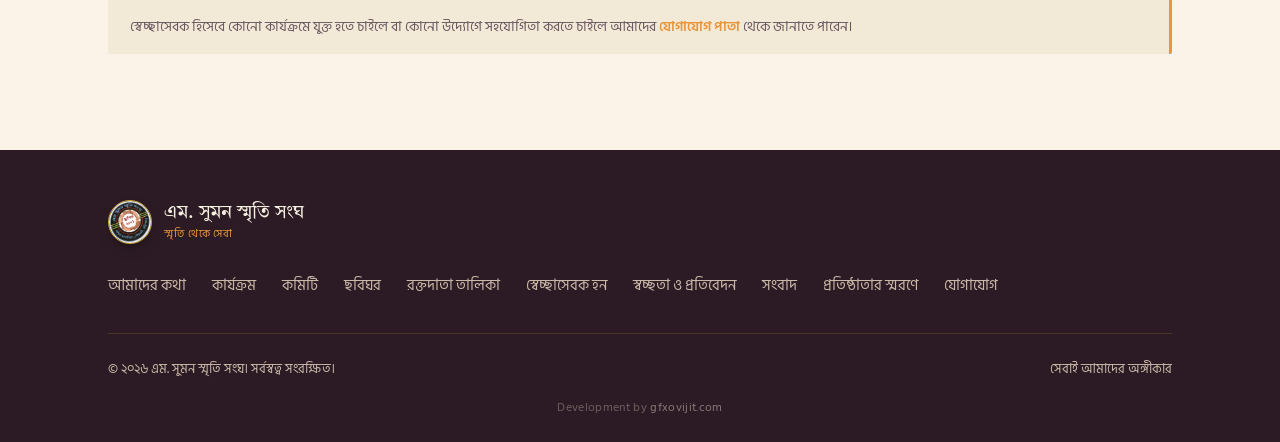
<file: activities.html>
<!DOCTYPE html>
<html lang="bn">
<head>
<meta charset="UTF-8">
<meta name="viewport" content="width=device-width, initial-scale=1.0">
<title>আমাদের কার্যক্রম | এম. সুমন স্মৃতি সংঘ</title>
<meta name="description" content="এম. সুমন স্মৃতি সংঘের কার্যক্রম — রক্তদান শিবির, শিক্ষাবৃত্তি, বৃক্ষরোপণ ও মানবিক সহায়তা কর্মসূচি।">
<link rel="preconnect" href="https://fonts.googleapis.com">
<link rel="preconnect" href="https://fonts.gstatic.com" crossorigin>
<link href="https://fonts.googleapis.com/css2?family=Tiro+Bangla:ital@0;1&family=Hind+Siliguri:wght@400;500;600;700&display=swap" rel="stylesheet">
<link rel="icon" type="image/png" href="[data-uri]">
<link rel="stylesheet" href="styles.css">
</head>
<body>

<header>
  <div class="nav-wrap">
    <a href="index.html" class="brand">
      <img class="brand-mark" src="[data-uri]" alt="এম. সুমন স্মৃতি সংঘ লোগো">
      <span class="brand-name">এম. সুমন স্মৃতি সংঘ
        <span>স্মৃতি থেকে সেবা</span>
      </span>
    </a>
    <nav class="links" id="navLinks">
      <a href="about.html">আমাদের কথা</a>
      <a href="activities.html">কার্যক্রম</a>
      <a href="committee.html">কমিটি</a>
      <a href="gallery.html">ছবিঘর</a>
      <div class="nav-dropdown">
        <span class="drop-label">আরও ▾</span>
        <div class="dropdown-menu">
          <a href="index.html#mission">লক্ষ্য ও উদ্দেশ্য</a>
          <a href="blood-donors.html">রক্তদাতা তালিকা</a>
          <a href="volunteer.html">স্বেচ্ছাসেবক হন</a>
          <a href="finance.html">স্বচ্ছতা ও প্রতিবেদন</a>
          <a href="news.html">সংবাদ</a>
          <a href="memorial.html">প্রতিষ্ঠাতার স্মরণে</a>
        </div>
      </div>
      <a href="contact.html">যোগাযোগ</a>
    </nav>
    <button class="nav-toggle" id="navToggle" aria-label="মেনু খুলুন">☰</button>
  </div>
</header>

<section class="page-hero">
  <div class="container">
    <span class="eyebrow">কার্যক্রম</span>
    <h1>আমাদের কার্যক্রম, বিস্তারিতভাবে</h1>
    <p>বছরজুড়ে ছয়টি প্রধান উদ্যোগের মধ্য দিয়ে আমরা সমাজের বিভিন্ন প্রয়োজনে পাশে থাকার চেষ্টা করি।</p>
    <div class="breadcrumb"><a href="index.html">হোম</a><span>/</span>কার্যক্রম</div>
  </div>
</section>

<section class="section section-ivory">
  <div class="container">

    <div class="activity-long">
      <div class="tag">বছরে ২ বার</div>
      <div>
        <h3>রক্তদান শিবির</h3>
        <p>
          প্রতি বছর দুইবার — একবার গ্রীষ্মে, একবার শীতে — আমরা স্থানীয় হাসপাতাল ও ব্লাড ব্যাংকের
          সহযোগিতায় স্বেচ্ছা রক্তদান শিবিরের আয়োজন করি। প্রতিটি শিবিরে গড়ে ৪০-৫০ জন স্বেচ্ছাসেবক রক্ত
          দান করেন, যা জরুরি প্রয়োজনে বহু মানুষের জীবন বাঁচাতে সাহায্য করে। রক্তদাতাদের জন্য বিনামূল্যে
          স্বাস্থ্য পরীক্ষা ও সনদপত্রেরও ব্যবস্থা থাকে।
        </p>
      </div>
    </div>

    <div class="activity-long">
      <div class="tag">বার্ষিক</div>
      <div>
        <h3>শিক্ষাবৃত্তি অনুষ্ঠান</h3>
        <p>
          মাধ্যমিক ও উচ্চ মাধ্যমিক পরীক্ষায় ভালো ফলাফলকারী কিন্তু আর্থিকভাবে অসচ্ছল শিক্ষার্থীদের
          প্রতি বছর একটি সংবর্ধনা অনুষ্ঠানের মাধ্যমে শিক্ষাবৃত্তি প্রদান করা হয়। পাশাপাশি বছরজুড়ে
          নির্বাচিত শিক্ষার্থীদের বই-খাতা ও শিক্ষা-উপকরণও সরবরাহ করা হয়, যাতে আর্থিক সংকট কারও
          পড়াশোনার পথে বাধা হয়ে না দাঁড়ায়।
        </p>
      </div>
    </div>

    <div class="activity-long">
      <div class="tag">বর্ষাকালে</div>
      <div>
        <h3>বৃক্ষরোপণ কর্মসূচি</h3>
        <p>
          পরিবেশ সুরক্ষার লক্ষ্যে প্রতি বর্ষা মৌসুমে গ্রামের রাস্তার ধারে, স্কুল প্রাঙ্গণে ও ফাঁকা জমিতে
          ফলদ ও ছায়াদানকারী গাছের চারা রোপণ করা হয়। শুধু রোপণই নয়, পরবর্তী দুই বছর সেই গাছগুলোর
          নিয়মিত পরিচর্যার দায়িত্বও সংঘের স্বেচ্ছাসেবকরা ভাগ করে নেন।
        </p>
      </div>
    </div>

    <div class="activity-long">
      <div class="tag">উৎসবকালীন</div>
      <div>
        <h3>সাংস্কৃতিক সন্ধ্যা</h3>
        <p>
          দুর্গাপূজা ও অন্যান্য স্থানীয় উৎসব উপলক্ষে সাংস্কৃতিক অনুষ্ঠানের আয়োজন করা হয়, যেখানে
          গ্রামের শিশু-কিশোর থেকে শুরু করে প্রবীণরা পর্যন্ত অংশ নেন। এই আয়োজনগুলো শুধু বিনোদনের
          জন্য নয় — স্থানীয় সংস্কৃতি ও ঐতিহ্যকে নতুন প্রজন্মের কাছে পৌঁছে দেওয়াই এর মূল উদ্দেশ্য।
        </p>
      </div>
    </div>

    <div class="activity-long">
      <div class="tag">বার্ষিক</div>
      <div>
        <h3>ক্রীড়া প্রতিযোগিতা</h3>
        <p>
          তরুণ ও কিশোরদের সুস্থ বিনোদন ও দলগত মনোভাব গড়ে তুলতে প্রতি বছর ফুটবল ও ক্রিকেট
          টুর্নামেন্টের আয়োজন করা হয়। পার্শ্ববর্তী কয়েকটি গ্রামের দলও এতে অংশগ্রহণ করে, যা এলাকার
          মধ্যে সৌহার্দ্য বৃদ্ধিতে গুরুত্বপূর্ণ ভূমিকা রাখে।
        </p>
      </div>
    </div>

    <div class="activity-long">
      <div class="tag">শীতকালে</div>
      <div>
        <h3>শীতবস্ত্র বিতরণ</h3>
        <p>
          শীত মৌসুমে এলাকার অসহায় ও ছিন্নমূল পরিবারগুলোর মাঝে কম্বল, শাল ও গরম কাপড় বিতরণ করা
          হয়। সদস্যদের ব্যক্তিগত অনুদান ও শুভানুধ্যায়ীদের সহযোগিতায় প্রতি বছর এই তালিকা আরও
          সম্প্রসারিত করার চেষ্টা করা হয়।
        </p>
      </div>
    </div>

    <div class="note-box">
      স্বেচ্ছাসেবক হিসেবে কোনো কার্যক্রমে যুক্ত হতে চাইলে বা কোনো উদ্যোগে সহযোগিতা করতে চাইলে
      আমাদের <a href="contact.html" style="color:var(--marigold); font-weight:600;">যোগাযোগ পাতা</a> থেকে জানাতে পারেন।
    </div>
  </div>
</section>

<footer>
  <div class="container">
    <div class="footer-top">
      <div class="brand">
        <img class="brand-mark" src="[data-uri]" alt="এম. সুমন স্মৃতি সংঘ লোগো">
        <span class="brand-name" style="color:var(--text-light);">এম. সুমন স্মৃতি সংঘ
          <span>স্মৃতি থেকে সেবা</span>
        </span>
      </div>
      <nav>
        <a href="about.html">আমাদের কথা</a>
        <a href="activities.html">কার্যক্রম</a>
        <a href="committee.html">কমিটি</a>
        <a href="gallery.html">ছবিঘর</a>
        <a href="blood-donors.html">রক্তদাতা তালিকা</a>
        <a href="volunteer.html">স্বেচ্ছাসেবক হন</a>
        <a href="finance.html">স্বচ্ছতা ও প্রতিবেদন</a>
        <a href="news.html">সংবাদ</a>
        <a href="memorial.html">প্রতিষ্ঠাতার স্মরণে</a>
        <a href="contact.html">যোগাযোগ</a>
      </nav>
    </div>
    <div class="footer-bottom">
      <span>© ২০২৬ এম. সুমন স্মৃতি সংঘ। সর্বস্বত্ব সংরক্ষিত।</span>
      <span>সেবাই আমাদের অঙ্গীকার</span>
    </div>
    <div class="footer-credit">Development by <a href="https://gfxovijit.com" target="_blank" rel="noopener">gfxovijit.com</a></div>
  </div>
</footer>

<script src="https://identity.netlify.com/v1/netlify-identity-widget.js"></script>
<script>
  if (window.netlifyIdentity) {
    window.netlifyIdentity.on("init", user => {
      if (!user) {
        window.netlifyIdentity.on("login", () => {
          document.location.href = "/admin/";
        });
      }
    });
  }
</script>
<script src="script.js"></script>
<script src="data-loader.js"></script>

</body>
</html>
</file>
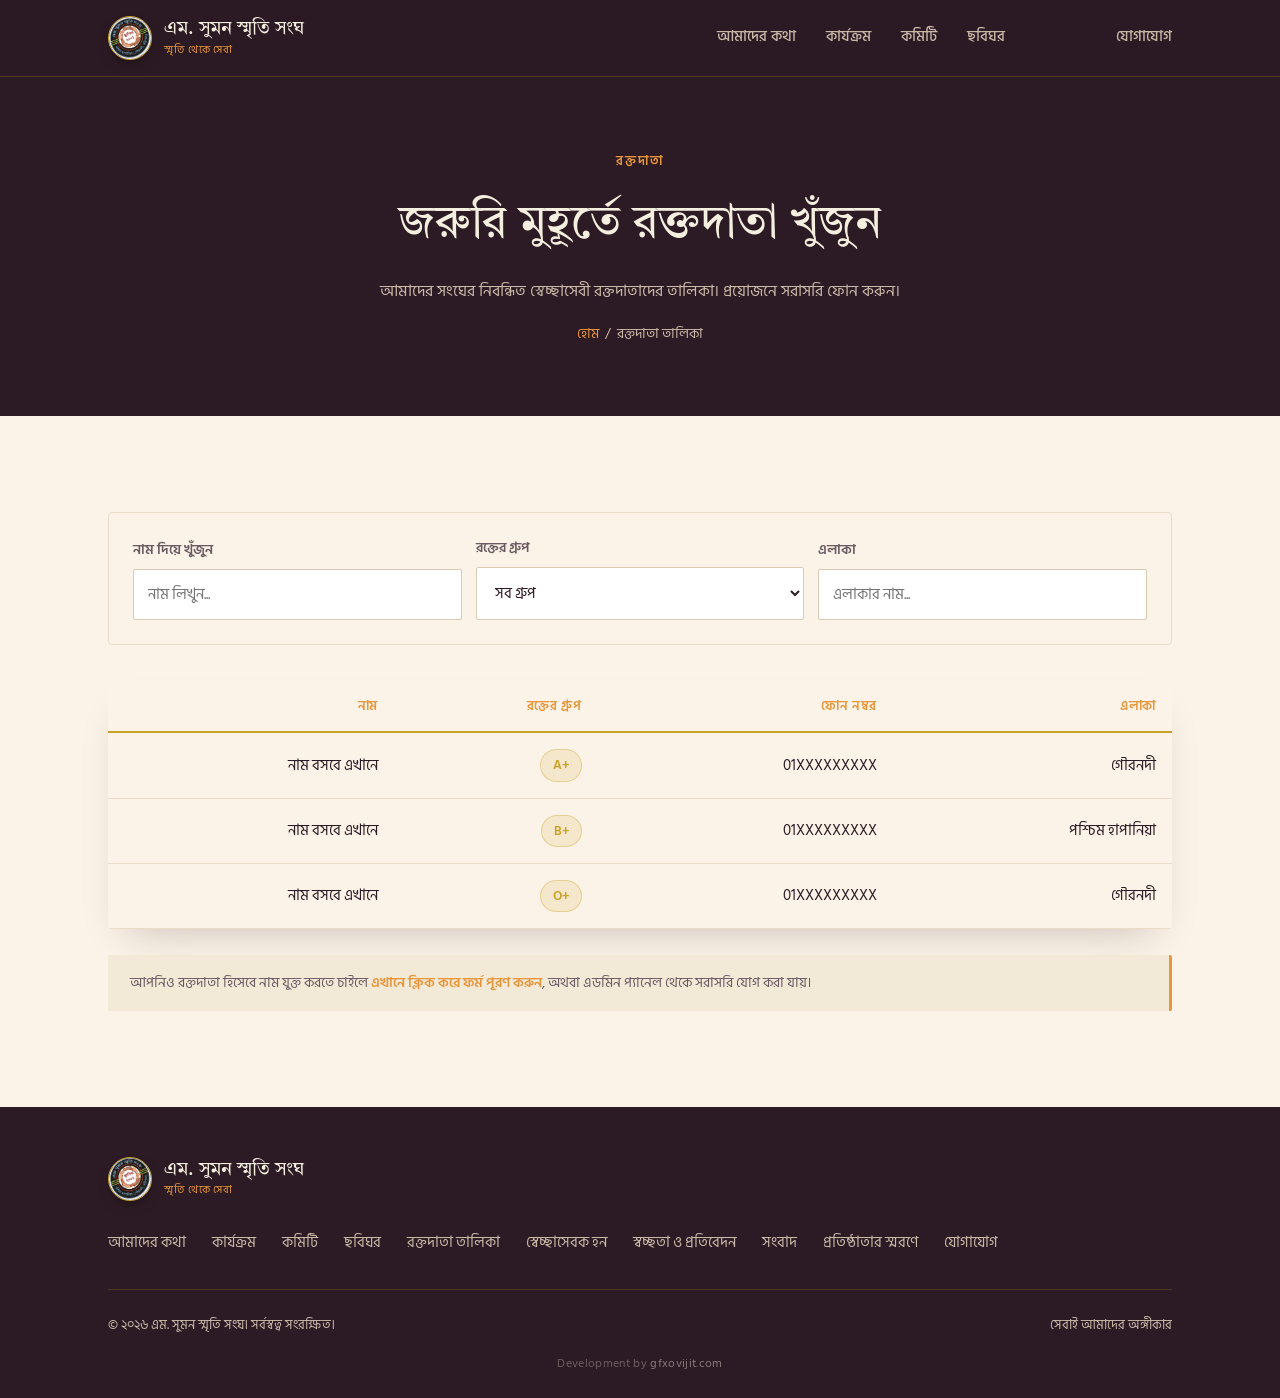
<file: blood-donors.html>
<!DOCTYPE html>
<html lang="bn">
<head>
<meta charset="UTF-8">
<meta name="viewport" content="width=device-width, initial-scale=1.0">
<title>রক্তদাতা তালিকা | এম. সুমন স্মৃতি সংঘ</title>
<meta name="description" content="এম. সুমন স্মৃতি সংঘের নিবন্ধিত স্বেচ্ছাসেবী রক্তদাতাদের তালিকা। রক্তের গ্রুপ ও এলাকা দিয়ে খুঁজুন।">
<link rel="preconnect" href="https://fonts.googleapis.com">
<link rel="preconnect" href="https://fonts.gstatic.com" crossorigin>
<link href="https://fonts.googleapis.com/css2?family=Tiro+Bangla:ital@0;1&family=Hind+Siliguri:wght@400;500;600;700&display=swap" rel="stylesheet">
<link rel="icon" type="image/png" href="[data-uri]">
<link rel="stylesheet" href="styles.css">
</head>
<body>

<header>
  <div class="nav-wrap">
    <a href="index.html" class="brand">
      <img class="brand-mark" src="[data-uri]" alt="এম. সুমন স্মৃতি সংঘ লোগো">
      <span class="brand-name">এম. সুমন স্মৃতি সংঘ
        <span>স্মৃতি থেকে সেবা</span>
      </span>
    </a>
    <nav class="links" id="navLinks">
      <a href="about.html">আমাদের কথা</a>
      <a href="activities.html">কার্যক্রম</a>
      <a href="committee.html">কমিটি</a>
      <a href="gallery.html">ছবিঘর</a>
      <div class="nav-dropdown">
        <span class="drop-label">আরও ▾</span>
        <div class="dropdown-menu">
          <a href="index.html#mission">লক্ষ্য ও উদ্দেশ্য</a>
          <a href="blood-donors.html">রক্তদাতা তালিকা</a>
          <a href="volunteer.html">স্বেচ্ছাসেবক হন</a>
          <a href="finance.html">স্বচ্ছতা ও প্রতিবেদন</a>
          <a href="news.html">সংবাদ</a>
          <a href="memorial.html">প্রতিষ্ঠাতার স্মরণে</a>
        </div>
      </div>
      <a href="contact.html">যোগাযোগ</a>
    </nav>
    <button class="nav-toggle" id="navToggle" aria-label="মেনু খুলুন">☰</button>
  </div>
</header>

<section class="page-hero">
  <div class="container">
    <span class="eyebrow">রক্তদাতা</span>
    <h1>জরুরি মুহূর্তে রক্তদাতা খুঁজুন</h1>
    <p>আমাদের সংঘের নিবন্ধিত স্বেচ্ছাসেবী রক্তদাতাদের তালিকা। প্রয়োজনে সরাসরি ফোন করুন।</p>
    <div class="breadcrumb"><a href="index.html">হোম</a><span>/</span>রক্তদাতা তালিকা</div>
  </div>
</section>

<section class="section section-ivory">
  <div class="container">
    <div class="filter-bar">
      <div class="field">
        <label for="searchName">নাম দিয়ে খুঁজুন</label>
        <input type="text" id="searchName" placeholder="নাম লিখুন...">
      </div>
      <div class="field">
        <label for="filterGroup">রক্তের গ্রুপ</label>
        <select id="filterGroup">
          <option value="">সব গ্রুপ</option>
          <option value="A+">A+</option>
          <option value="A-">A-</option>
          <option value="B+">B+</option>
          <option value="B-">B-</option>
          <option value="AB+">AB+</option>
          <option value="AB-">AB-</option>
          <option value="O+">O+</option>
          <option value="O-">O-</option>
        </select>
      </div>
      <div class="field">
        <label for="searchArea">এলাকা</label>
        <input type="text" id="searchArea" placeholder="এলাকার নাম...">
      </div>
    </div>

    <div class="table-wrap">
      <table class="data-table">
        <thead>
          <tr>
            <th>নাম</th>
            <th>রক্তের গ্রুপ</th>
            <th>ফোন নম্বর</th>
            <th>এলাকা</th>
          </tr>
        </thead>
        <tbody id="blood-donor-table-body">
          <tr class="empty-row"><td colspan="4">তালিকা লোড হচ্ছে...</td></tr>
        </tbody>
      </table>
    </div>

    <div class="note-box">
      আপনিও রক্তদাতা হিসেবে নাম যুক্ত করতে চাইলে <a href="volunteer.html" style="color:var(--marigold); font-weight:600;">এখানে ক্লিক করে ফর্ম পূরণ করুন</a>, অথবা এডমিন প্যানেল থেকে সরাসরি যোগ করা যায়।
    </div>
  </div>
</section>

<script>
  function applyBloodFilters() {
    const nameQ = document.getElementById('searchName').value.trim().toLowerCase();
    const groupQ = document.getElementById('filterGroup').value;
    const areaQ = document.getElementById('searchArea').value.trim().toLowerCase();
    const rows = document.querySelectorAll('#blood-donor-table-body tr');
    rows.forEach(row => {
      if (row.classList.contains('empty-row')) return;
      const name = row.children[0].textContent.toLowerCase();
      const group = row.getAttribute('data-group') || '';
      const area = (row.getAttribute('data-area') || '').toLowerCase();
      const match = (!nameQ || name.includes(nameQ)) &&
                    (!groupQ || group === groupQ) &&
                    (!areaQ || area.includes(areaQ));
      row.style.display = match ? '' : 'none';
    });
  }
  window.onBloodDonorsLoaded = function() {
    document.getElementById('searchName').addEventListener('input', applyBloodFilters);
    document.getElementById('filterGroup').addEventListener('change', applyBloodFilters);
    document.getElementById('searchArea').addEventListener('input', applyBloodFilters);
  };
</script>

<footer>
  <div class="container">
    <div class="footer-top">
      <div class="brand">
        <img class="brand-mark" src="[data-uri]" alt="এম. সুমন স্মৃতি সংঘ লোগো">
        <span class="brand-name" style="color:var(--text-light);">এম. সুমন স্মৃতি সংঘ
          <span>স্মৃতি থেকে সেবা</span>
        </span>
      </div>
      <nav>
        <a href="about.html">আমাদের কথা</a>
        <a href="activities.html">কার্যক্রম</a>
        <a href="committee.html">কমিটি</a>
        <a href="gallery.html">ছবিঘর</a>
        <a href="blood-donors.html">রক্তদাতা তালিকা</a>
        <a href="volunteer.html">স্বেচ্ছাসেবক হন</a>
        <a href="finance.html">স্বচ্ছতা ও প্রতিবেদন</a>
        <a href="news.html">সংবাদ</a>
        <a href="memorial.html">প্রতিষ্ঠাতার স্মরণে</a>
        <a href="contact.html">যোগাযোগ</a>
      </nav>
    </div>
    <div class="footer-bottom">
      <span>© ২০২৬ এম. সুমন স্মৃতি সংঘ। সর্বস্বত্ব সংরক্ষিত।</span>
      <span>সেবাই আমাদের অঙ্গীকার</span>
    </div>
    <div class="footer-credit">Development by <a href="https://gfxovijit.com" target="_blank" rel="noopener">gfxovijit.com</a></div>
  </div>
</footer>

<script src="https://identity.netlify.com/v1/netlify-identity-widget.js"></script>
<script>
  if (window.netlifyIdentity) {
    window.netlifyIdentity.on("init", user => {
      if (!user) {
        window.netlifyIdentity.on("login", () => {
          document.location.href = "/admin/";
        });
      }
    });
  }
</script>
<script src="script.js"></script>
<script src="data-loader.js"></script>

</body>
</file>
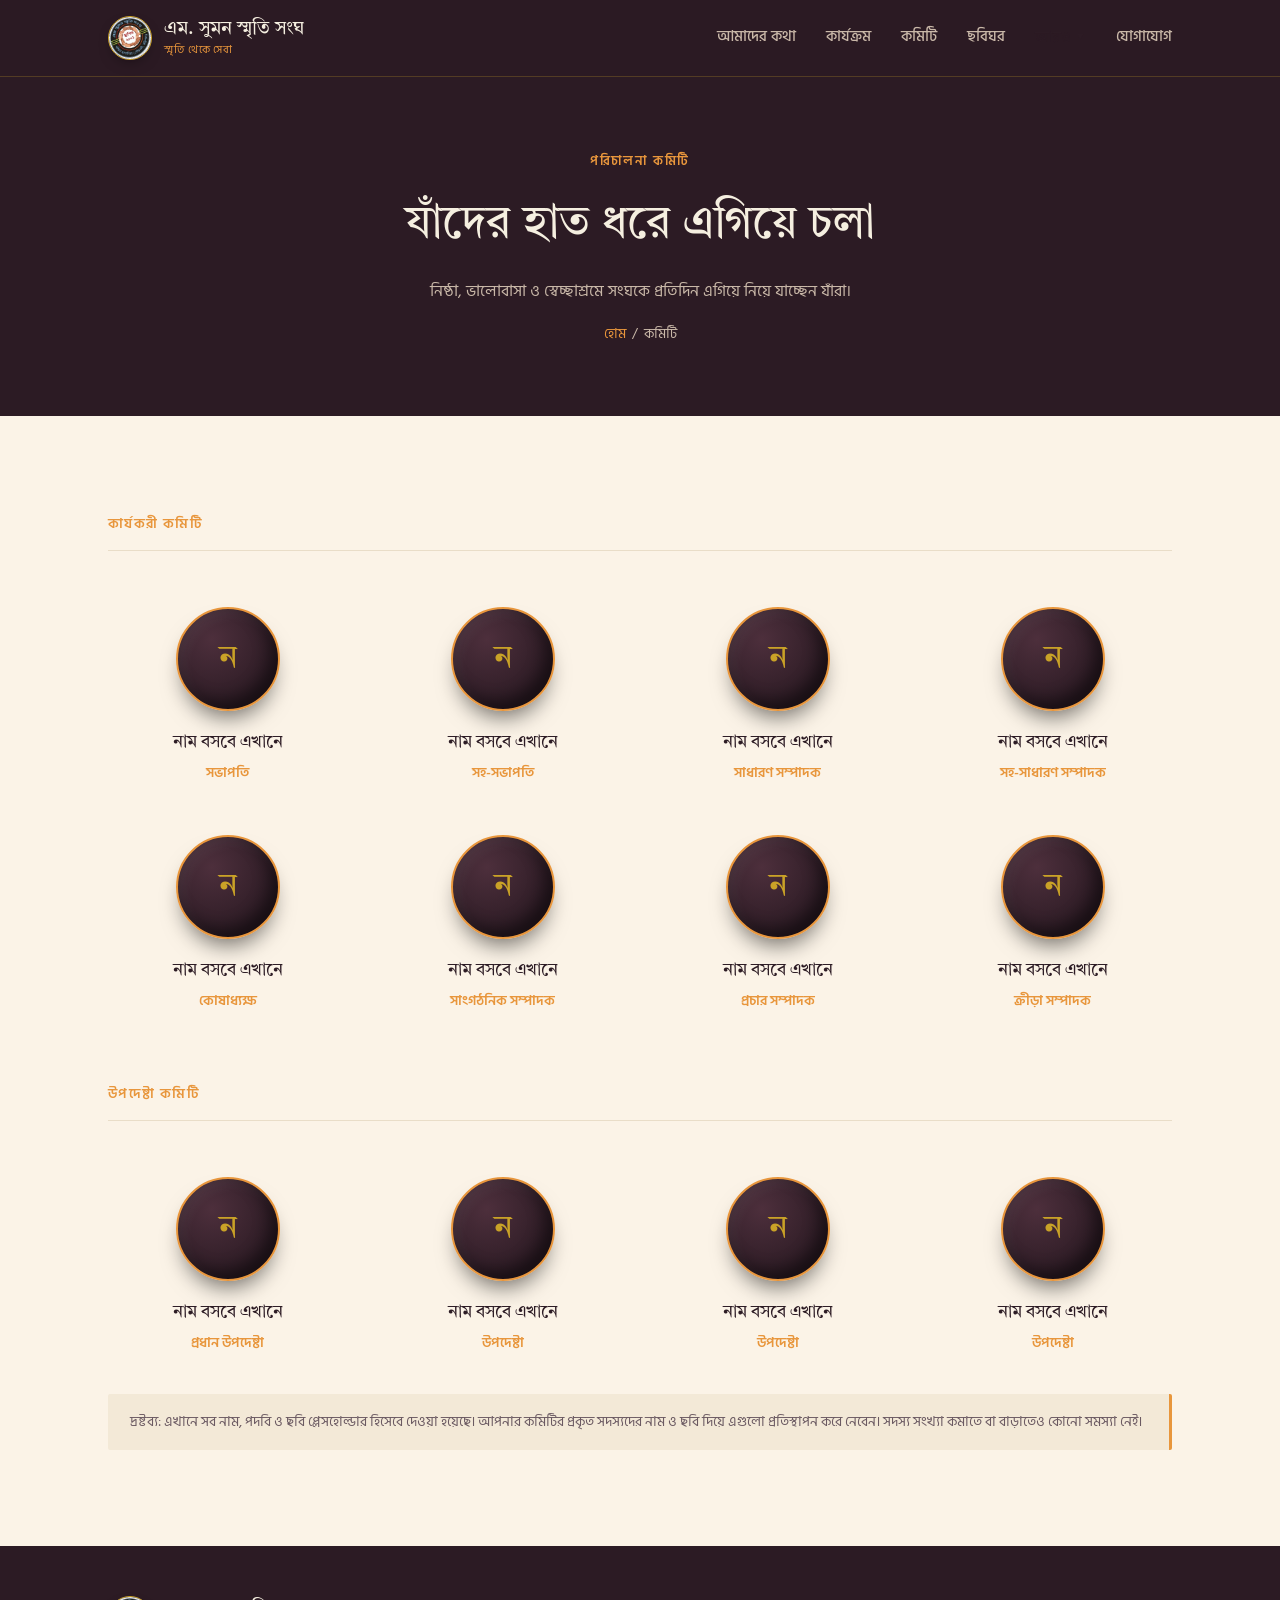
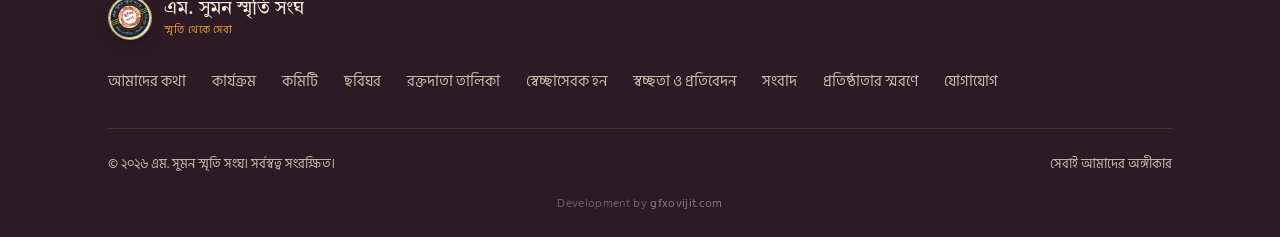
<file: committee.html>
<!DOCTYPE html>
<html lang="bn">
<head>
<meta charset="UTF-8">
<meta name="viewport" content="width=device-width, initial-scale=1.0">
<title>পরিচালনা কমিটি | এম. সুমন স্মৃতি সংঘ</title>
<meta name="description" content="এম. সুমন স্মৃতি সংঘের কার্যকরী ও উপদেষ্টা কমিটির সদস্যদের তালিকা।">
<link rel="preconnect" href="https://fonts.googleapis.com">
<link rel="preconnect" href="https://fonts.gstatic.com" crossorigin>
<link href="https://fonts.googleapis.com/css2?family=Tiro+Bangla:ital@0;1&family=Hind+Siliguri:wght@400;500;600;700&display=swap" rel="stylesheet">
<link rel="icon" type="image/png" href="[data-uri]">
<link rel="stylesheet" href="styles.css">
</head>
<body>

<header>
  <div class="nav-wrap">
    <a href="index.html" class="brand">
      <img class="brand-mark" src="[data-uri]" alt="এম. সুমন স্মৃতি সংঘ লোগো">
      <span class="brand-name">এম. সুমন স্মৃতি সংঘ
        <span>স্মৃতি থেকে সেবা</span>
      </span>
    </a>
    <nav class="links" id="navLinks">
      <a href="about.html">আমাদের কথা</a>
      <a href="activities.html">কার্যক্রম</a>
      <a href="committee.html">কমিটি</a>
      <a href="gallery.html">ছবিঘর</a>
      <div class="nav-dropdown">
        <span class="drop-label">আরও ▾</span>
        <div class="dropdown-menu">
          <a href="index.html#mission">লক্ষ্য ও উদ্দেশ্য</a>
          <a href="blood-donors.html">রক্তদাতা তালিকা</a>
          <a href="volunteer.html">স্বেচ্ছাসেবক হন</a>
          <a href="finance.html">স্বচ্ছতা ও প্রতিবেদন</a>
          <a href="news.html">সংবাদ</a>
          <a href="memorial.html">প্রতিষ্ঠাতার স্মরণে</a>
        </div>
      </div>
      <a href="contact.html">যোগাযোগ</a>
    </nav>
    <button class="nav-toggle" id="navToggle" aria-label="মেনু খুলুন">☰</button>
  </div>
</header>

<section class="page-hero">
  <div class="container">
    <span class="eyebrow">পরিচালনা কমিটি</span>
    <h1>যাঁদের হাত ধরে এগিয়ে চলা</h1>
    <p>নিষ্ঠা, ভালোবাসা ও স্বেচ্ছাশ্রমে সংঘকে প্রতিদিন এগিয়ে নিয়ে যাচ্ছেন যাঁরা।</p>
    <div class="breadcrumb"><a href="index.html">হোম</a><span>/</span>কমিটি</div>
  </div>
</section>

<section class="section section-ivory">
  <div class="container">

    <div class="committee-group-title">কার্যকরী কমিটি</div>
    <div class="committee-grid" id="executive-committee-grid"></div>

    <div class="committee-group-title">উপদেষ্টা কমিটি</div>
    <div class="committee-grid" id="advisory-committee-grid"></div>

    <div class="note-box">
      দ্রষ্টব্য: এখানে সব নাম, পদবি ও ছবি প্লেসহোল্ডার হিসেবে দেওয়া হয়েছে। আপনার কমিটির প্রকৃত
      সদস্যদের নাম ও ছবি দিয়ে এগুলো প্রতিস্থাপন করে নেবেন। সদস্য সংখ্যা কমাতে বা বাড়াতেও কোনো
      সমস্যা নেই।
    </div>
  </div>
</section>

<footer>
  <div class="container">
    <div class="footer-top">
      <div class="brand">
        <img class="brand-mark" src="[data-uri]" alt="এম. সুমন স্মৃতি সংঘ লোগো">
        <span class="brand-name" style="color:var(--text-light);">এম. সুমন স্মৃতি সংঘ
          <span>স্মৃতি থেকে সেবা</span>
        </span>
      </div>
      <nav>
        <a href="about.html">আমাদের কথা</a>
        <a href="activities.html">কার্যক্রম</a>
        <a href="committee.html">কমিটি</a>
        <a href="gallery.html">ছবিঘর</a>
        <a href="blood-donors.html">রক্তদাতা তালিকা</a>
        <a href="volunteer.html">স্বেচ্ছাসেবক হন</a>
        <a href="finance.html">স্বচ্ছতা ও প্রতিবেদন</a>
        <a href="news.html">সংবাদ</a>
        <a href="memorial.html">প্রতিষ্ঠাতার স্মরণে</a>
        <a href="contact.html">যোগাযোগ</a>
      </nav>
    </div>
    <div class="footer-bottom">
      <span>© ২০২৬ এম. সুমন স্মৃতি সংঘ। সর্বস্বত্ব সংরক্ষিত।</span>
      <span>সেবাই আমাদের অঙ্গীকার</span>
    </div>
    <div class="footer-credit">Development by <a href="https://gfxovijit.com" target="_blank" rel="noopener">gfxovijit.com</a></div>
  </div>
</footer>

<script src="https://identity.netlify.com/v1/netlify-identity-widget.js"></script>
<script>
  if (window.netlifyIdentity) {
    window.netlifyIdentity.on("init", user => {
      if (!user) {
        window.netlifyIdentity.on("login", () => {
          document.location.href = "/admin/";
        });
      }
    });
  }
</script>
<script src="script.js"></script>
<script src="data-loader.js"></script>

</body>
</html>
</file>
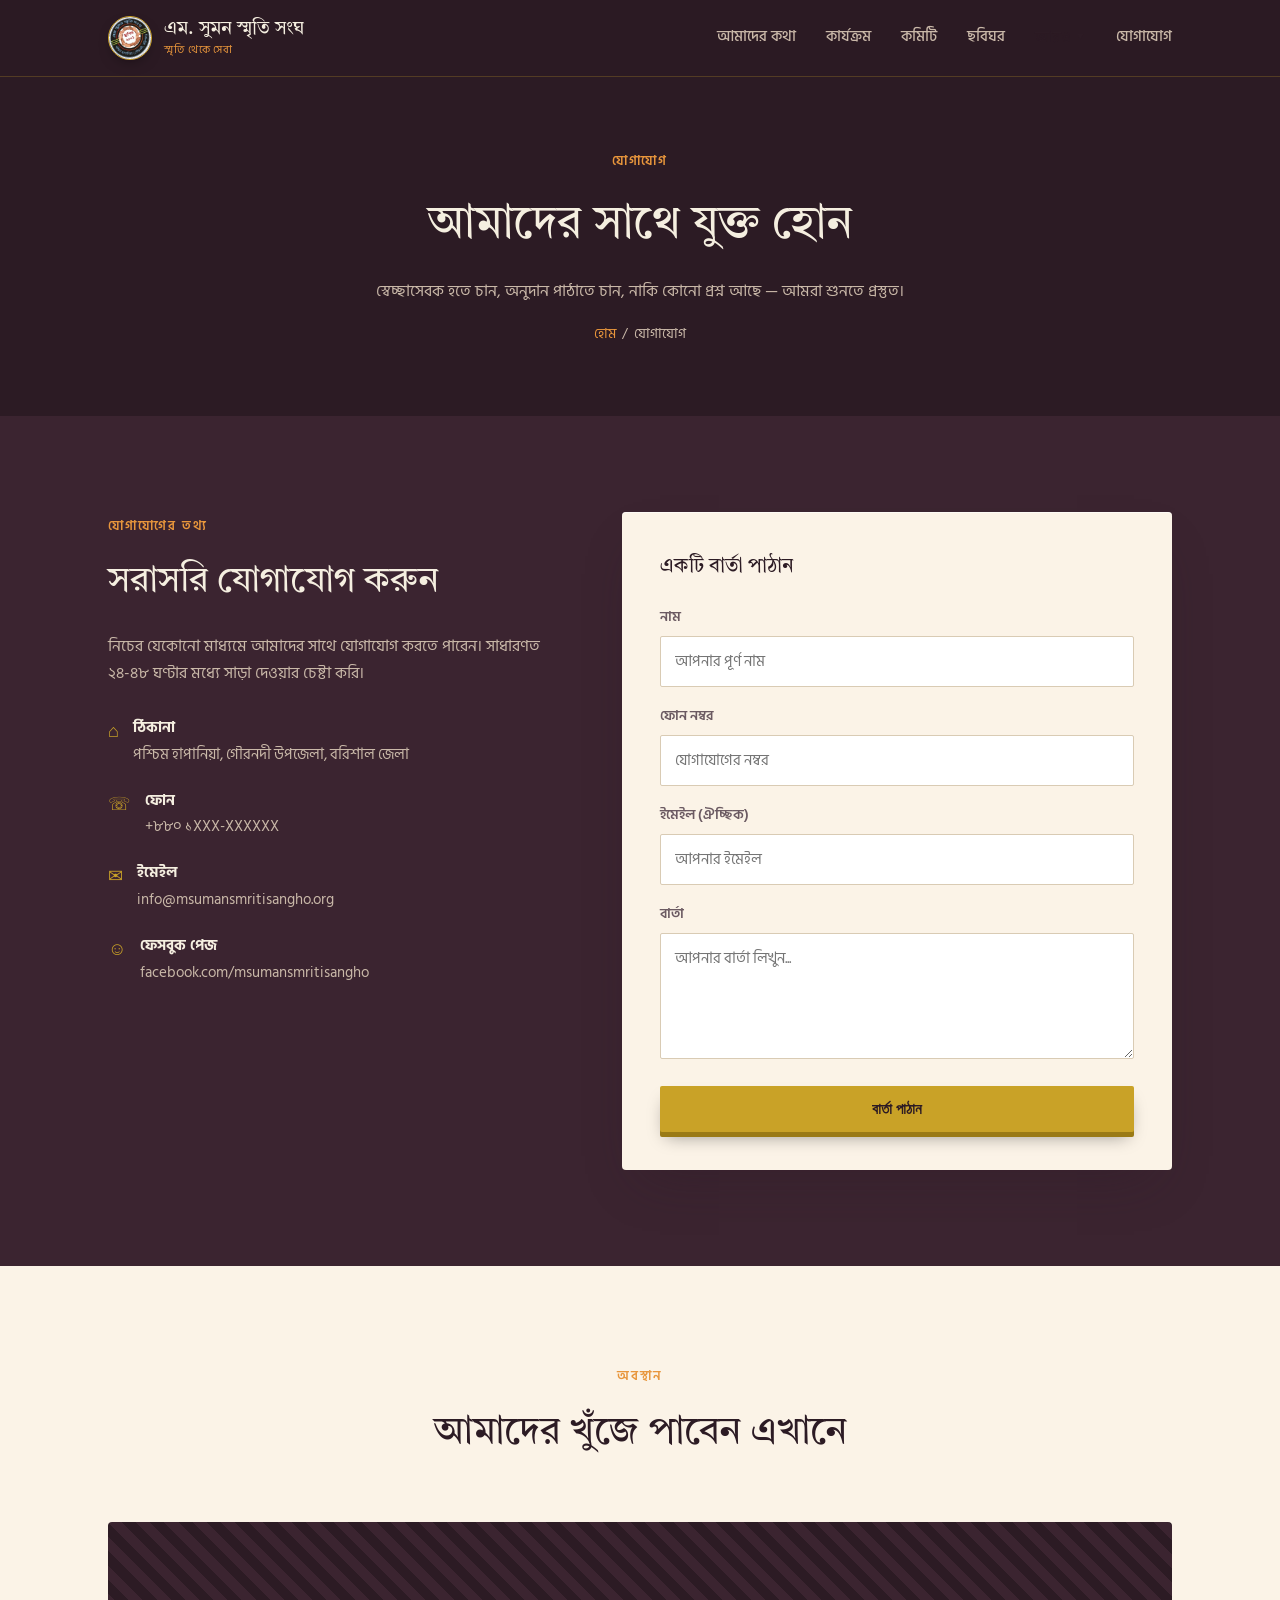
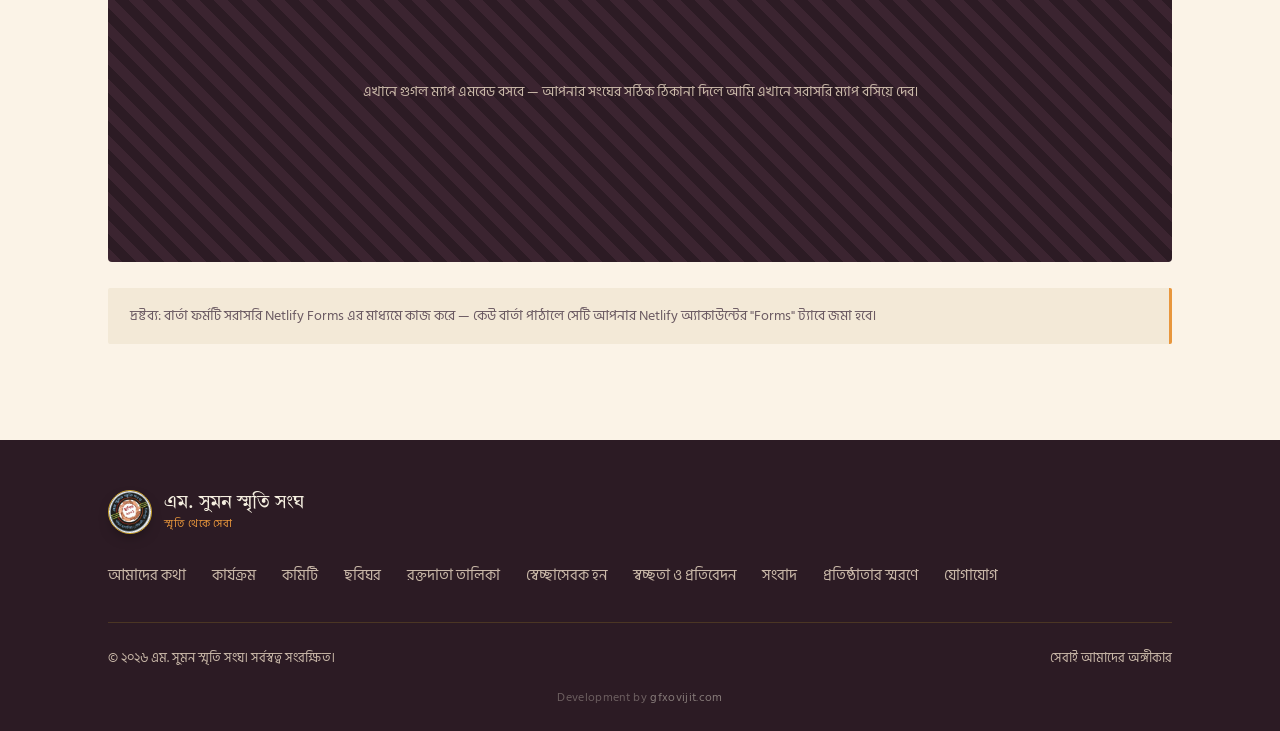
<file: contact.html>
<!DOCTYPE html>
<html lang="bn">
<head>
<meta charset="UTF-8">
<meta name="viewport" content="width=device-width, initial-scale=1.0">
<title>যোগাযোগ | এম. সুমন স্মৃতি সংঘ</title>
<meta name="description" content="এম. সুমন স্মৃতি সংঘের সাথে যোগাযোগ করুন — ঠিকানা, ফোন নম্বর ও বার্তা পাঠানোর ফর্ম।">
<link rel="preconnect" href="https://fonts.googleapis.com">
<link rel="preconnect" href="https://fonts.gstatic.com" crossorigin>
<link href="https://fonts.googleapis.com/css2?family=Tiro+Bangla:ital@0;1&family=Hind+Siliguri:wght@400;500;600;700&display=swap" rel="stylesheet">
<link rel="icon" type="image/png" href="[data-uri]">
<link rel="stylesheet" href="styles.css">
</head>
<body>

<header>
  <div class="nav-wrap">
    <a href="index.html" class="brand">
      <img class="brand-mark" src="[data-uri]" alt="এম. সুমন স্মৃতি সংঘ লোগো">
      <span class="brand-name">এম. সুমন স্মৃতি সংঘ
        <span>স্মৃতি থেকে সেবা</span>
      </span>
    </a>
    <nav class="links" id="navLinks">
      <a href="about.html">আমাদের কথা</a>
      <a href="activities.html">কার্যক্রম</a>
      <a href="committee.html">কমিটি</a>
      <a href="gallery.html">ছবিঘর</a>
      <div class="nav-dropdown">
        <span class="drop-label">আরও ▾</span>
        <div class="dropdown-menu">
          <a href="index.html#mission">লক্ষ্য ও উদ্দেশ্য</a>
          <a href="blood-donors.html">রক্তদাতা তালিকা</a>
          <a href="volunteer.html">স্বেচ্ছাসেবক হন</a>
          <a href="finance.html">স্বচ্ছতা ও প্রতিবেদন</a>
          <a href="news.html">সংবাদ</a>
          <a href="memorial.html">প্রতিষ্ঠাতার স্মরণে</a>
        </div>
      </div>
      <a href="contact.html">যোগাযোগ</a>
    </nav>
    <button class="nav-toggle" id="navToggle" aria-label="মেনু খুলুন">☰</button>
  </div>
</header>

<section class="page-hero">
  <div class="container">
    <span class="eyebrow">যোগাযোগ</span>
    <h1>আমাদের সাথে যুক্ত হোন</h1>
    <p>স্বেচ্ছাসেবক হতে চান, অনুদান পাঠাতে চান, নাকি কোনো প্রশ্ন আছে — আমরা শুনতে প্রস্তুত।</p>
    <div class="breadcrumb"><a href="index.html">হোম</a><span>/</span>যোগাযোগ</div>
  </div>
</section>

<section class="section section-mid">
  <div class="container contact-grid">
    <div class="contact-info">
      <span class="eyebrow">যোগাযোগের তথ্য</span>
      <h2 style="color:var(--text-light);">সরাসরি যোগাযোগ করুন</h2>
      <p>নিচের যেকোনো মাধ্যমে আমাদের সাথে যোগাযোগ করতে পারেন। সাধারণত ২৪-৪৮ ঘণ্টার মধ্যে সাড়া দেওয়ার চেষ্টা করি।</p>
      <div class="info-row">
        <span class="ic">⌂</span>
        <div><b>ঠিকানা</b><span data-field="org.address">পশ্চিম হাপানিয়া, গৌরনদী উপজেলা, বরিশাল জেলা</span></div>
      </div>
      <div class="info-row">
        <span class="ic">☏</span>
        <div><b>ফোন</b><span data-field="org.phone">+৮৮০ ১XXX-XXXXXX</span></div>
      </div>
      <div class="info-row">
        <span class="ic">✉</span>
        <div><b>ইমেইল</b><span data-field="org.email">info@msumansmritisangho.org</span></div>
      </div>
      <div class="info-row">
        <span class="ic">☺</span>
        <div><b>ফেসবুক পেজ</b><span data-field="org.facebook">facebook.com/msumansmritisangho</span></div>
      </div>
    </div>

    <form class="form-panel" name="contact" method="POST" data-netlify="true" netlify-honeypot="bot-field" onsubmit="return handleContactSubmit(event)">
      <input type="hidden" name="form-name" value="contact">
      <p style="display:none;"><label>এটি খালি রাখুন: <input name="bot-field"></label></p>
      <h3>একটি বার্তা পাঠান</h3>
      <div class="field">
        <label for="fname">নাম</label>
        <input type="text" id="fname" name="name" placeholder="আপনার পূর্ণ নাম">
      </div>
      <div class="field">
        <label for="fphone">ফোন নম্বর</label>
        <input type="text" id="fphone" name="phone" placeholder="যোগাযোগের নম্বর">
      </div>
      <div class="field">
        <label for="femail">ইমেইল (ঐচ্ছিক)</label>
        <input type="email" id="femail" name="email" placeholder="আপনার ইমেইল">
      </div>
      <div class="field">
        <label for="fmsg">বার্তা</label>
        <textarea id="fmsg" name="message" rows="4" placeholder="আপনার বার্তা লিখুন..."></textarea>
      </div>
      <button type="submit" class="btn btn-gold" style="width:100%;">বার্তা পাঠান</button>
      <div class="form-success" id="contactSuccess">ধন্যবাদ! আপনার বার্তা পৌঁছেছে। শীঘ্রই যোগাযোগ করব।</div>
    </form>
  </div>
</section>

<section class="section section-ivory">
  <div class="container">
    <div class="section-head">
      <span class="eyebrow">অবস্থান</span>
      <h2>আমাদের খুঁজে পাবেন এখানে</h2>
    </div>
    <div class="map-box">
      এখানে গুগল ম্যাপ এমবেড বসবে — আপনার সংঘের সঠিক ঠিকানা দিলে আমি এখানে সরাসরি ম্যাপ বসিয়ে দেব।
    </div>
    <div class="note-box">
      দ্রষ্টব্য: বার্তা ফর্মটি সরাসরি Netlify Forms এর মাধ্যমে কাজ করে — কেউ বার্তা পাঠালে সেটি
      আপনার Netlify অ্যাকাউন্টের "Forms" ট্যাবে জমা হবে।
    </div>
  </div>
</section>

<script>
  function handleContactSubmit(e) {
    e.preventDefault();
    const form = e.target;
    const data = new FormData(form);
    fetch("/", { method: "POST", headers: { "Content-Type": "application/x-www-form-urlencoded" }, body: new URLSearchParams(data).toString() })
      .then(() => {
        document.getElementById('contactSuccess').classList.add('show');
        form.reset();
      })
      .catch(() => {
        document.getElementById('contactSuccess').textContent = 'দুঃখিত, কিছু একটা সমস্যা হয়েছে। সরাসরি ফোন করুন।';
        document.getElementById('contactSuccess').classList.add('show');
      });
    return false;
  }
</script>

<footer>
  <div class="container">
    <div class="footer-top">
      <div class="brand">
        <img class="brand-mark" src="[data-uri]" alt="এম. সুমন স্মৃতি সংঘ লোগো">
        <span class="brand-name" style="color:var(--text-light);">এম. সুমন স্মৃতি সংঘ
          <span>স্মৃতি থেকে সেবা</span>
        </span>
      </div>
      <nav>
        <a href="about.html">আমাদের কথা</a>
        <a href="activities.html">কার্যক্রম</a>
        <a href="committee.html">কমিটি</a>
        <a href="gallery.html">ছবিঘর</a>
        <a href="blood-donors.html">রক্তদাতা তালিকা</a>
        <a href="volunteer.html">স্বেচ্ছাসেবক হন</a>
        <a href="finance.html">স্বচ্ছতা ও প্রতিবেদন</a>
        <a href="news.html">সংবাদ</a>
        <a href="memorial.html">প্রতিষ্ঠাতার স্মরণে</a>
        <a href="contact.html">যোগাযোগ</a>
      </nav>
    </div>
    <div class="footer-bottom">
      <span>© ২০২৬ এম. সুমন স্মৃতি সংঘ। সর্বস্বত্ব সংরক্ষিত।</span>
      <span>সেবাই আমাদের অঙ্গীকার</span>
    </div>
    <div class="footer-credit">Development by <a href="https://gfxovijit.com" target="_blank" rel="noopener">gfxovijit.com</a></div>
  </div>
</footer>

<script src="https://identity.netlify.com/v1/netlify-identity-widget.js"></script>
<script>
  if (window.netlifyIdentity) {
    window.netlifyIdentity.on("init", user => {
      if (!user) {
        window.netlifyIdentity.on("login", () => {
          document.location.href = "/admin/";
        });
      }
    });
  }
</script>
<script src="script.js"></script>
<script src="data-loader.js"></script>

</body>
</html>
</file>
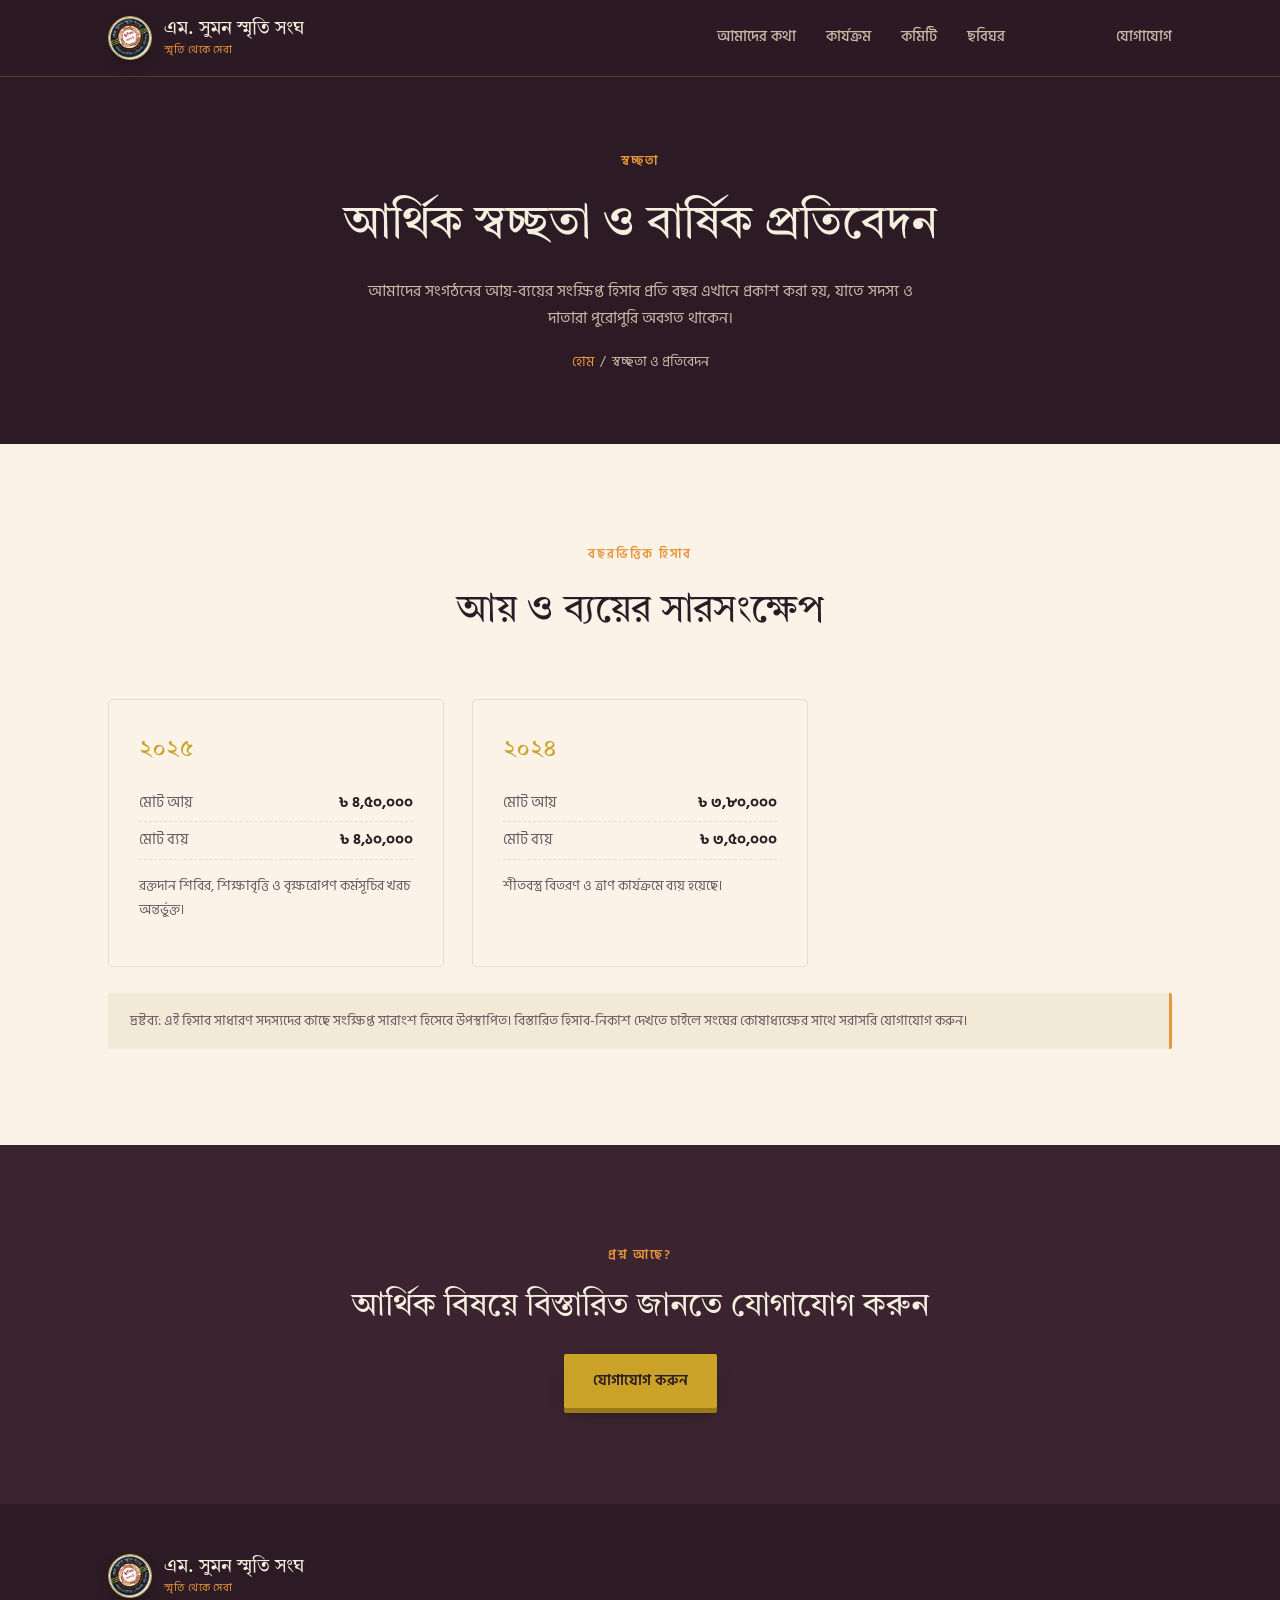
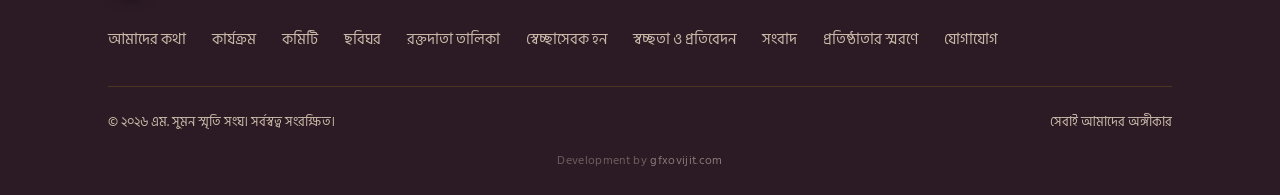
<file: finance.html>
<!DOCTYPE html>
<html lang="bn">
<head>
<meta charset="UTF-8">
<meta name="viewport" content="width=device-width, initial-scale=1.0">
<title>স্বচ্ছতা ও প্রতিবেদন | এম. সুমন স্মৃতি সংঘ</title>
<meta name="description" content="এম. সুমন স্মৃতি সংঘের বার্ষিক আর্থিক প্রতিবেদন ও আয়-ব্যয়ের সংক্ষিপ্ত হিসাব।">
<link rel="preconnect" href="https://fonts.googleapis.com">
<link rel="preconnect" href="https://fonts.gstatic.com" crossorigin>
<link href="https://fonts.googleapis.com/css2?family=Tiro+Bangla:ital@0;1&family=Hind+Siliguri:wght@400;500;600;700&display=swap" rel="stylesheet">
<link rel="icon" type="image/png" href="[data-uri]">
<link rel="stylesheet" href="styles.css">
</head>
<body>

<header>
  <div class="nav-wrap">
    <a href="index.html" class="brand">
      <img class="brand-mark" src="[data-uri]" alt="এম. সুমন স্মৃতি সংঘ লোগো">
      <span class="brand-name">এম. সুমন স্মৃতি সংঘ
        <span>স্মৃতি থেকে সেবা</span>
      </span>
    </a>
    <nav class="links" id="navLinks">
      <a href="about.html">আমাদের কথা</a>
      <a href="activities.html">কার্যক্রম</a>
      <a href="committee.html">কমিটি</a>
      <a href="gallery.html">ছবিঘর</a>
      <div class="nav-dropdown">
        <span class="drop-label">আরও ▾</span>
        <div class="dropdown-menu">
          <a href="index.html#mission">লক্ষ্য ও উদ্দেশ্য</a>
          <a href="blood-donors.html">রক্তদাতা তালিকা</a>
          <a href="volunteer.html">স্বেচ্ছাসেবক হন</a>
          <a href="finance.html">স্বচ্ছতা ও প্রতিবেদন</a>
          <a href="news.html">সংবাদ</a>
          <a href="memorial.html">প্রতিষ্ঠাতার স্মরণে</a>
        </div>
      </div>
      <a href="contact.html">যোগাযোগ</a>
    </nav>
    <button class="nav-toggle" id="navToggle" aria-label="মেনু খুলুন">☰</button>
  </div>
</header>

<section class="page-hero">
  <div class="container">
    <span class="eyebrow">স্বচ্ছতা</span>
    <h1>আর্থিক স্বচ্ছতা ও বার্ষিক প্রতিবেদন</h1>
    <p>আমাদের সংগঠনের আয়-ব্যয়ের সংক্ষিপ্ত হিসাব প্রতি বছর এখানে প্রকাশ করা হয়, যাতে সদস্য ও দাতারা পুরোপুরি অবগত থাকেন।</p>
    <div class="breadcrumb"><a href="index.html">হোম</a><span>/</span>স্বচ্ছতা ও প্রতিবেদন</div>
  </div>
</section>

<section class="section section-ivory">
  <div class="container">
    <div class="section-head">
      <span class="eyebrow">বছরভিত্তিক হিসাব</span>
      <h2>আয় ও ব্যয়ের সারসংক্ষেপ</h2>
    </div>
    <div class="report-grid" id="finance-report-grid">
      <div class="report-card"><span class="yr">লোড হচ্ছে...</span></div>
    </div>
    <div class="note-box">
      দ্রষ্টব্য: এই হিসাব সাধারণ সদস্যদের কাছে সংক্ষিপ্ত সারাংশ হিসেবে উপস্থাপিত। বিস্তারিত হিসাব-নিকাশ দেখতে চাইলে সংঘের কোষাধ্যক্ষের সাথে সরাসরি যোগাযোগ করুন।
    </div>
  </div>
</section>

<section class="section section-mid">
  <div class="container" style="text-align:center;">
    <span class="eyebrow">প্রশ্ন আছে?</span>
    <h2 style="color:var(--text-light); font-size:clamp(24px,3vw,32px); margin-bottom:20px;">আর্থিক বিষয়ে বিস্তারিত জানতে যোগাযোগ করুন</h2>
    <a href="contact.html" class="btn btn-gold">যোগাযোগ করুন</a>
  </div>
</section>

<footer>
  <div class="container">
    <div class="footer-top">
      <div class="brand">
        <img class="brand-mark" src="[data-uri]" alt="এম. সুমন স্মৃতি সংঘ লোগো">
        <span class="brand-name" style="color:var(--text-light);">এম. সুমন স্মৃতি সংঘ
          <span>স্মৃতি থেকে সেবা</span>
        </span>
      </div>
      <nav>
        <a href="about.html">আমাদের কথা</a>
        <a href="activities.html">কার্যক্রম</a>
        <a href="committee.html">কমিটি</a>
        <a href="gallery.html">ছবিঘর</a>
        <a href="blood-donors.html">রক্তদাতা তালিকা</a>
        <a href="volunteer.html">স্বেচ্ছাসেবক হন</a>
        <a href="finance.html">স্বচ্ছতা ও প্রতিবেদন</a>
        <a href="news.html">সংবাদ</a>
        <a href="memorial.html">প্রতিষ্ঠাতার স্মরণে</a>
        <a href="contact.html">যোগাযোগ</a>
      </nav>
    </div>
    <div class="footer-bottom">
      <span>© ২০২৬ এম. সুমন স্মৃতি সংঘ। সর্বস্বত্ব সংরক্ষিত।</span>
      <span>সেবাই আমাদের অঙ্গীকার</span>
    </div>
    <div class="footer-credit">Development by <a href="https://gfxovijit.com" target="_blank" rel="noopener">gfxovijit.com</a></div>
  </div>
</footer>

<script src="https://identity.netlify.com/v1/netlify-identity-widget.js"></script>
<script>
  if (window.netlifyIdentity) {
    window.netlifyIdentity.on("init", user => {
      if (!user) {
        window.netlifyIdentity.on("login", () => {
          document.location.href = "/admin/";
        });
      }
    });
  }
</script>
<script src="script.js"></script>
<script src="data-loader.js"></script>

</body>
</file>
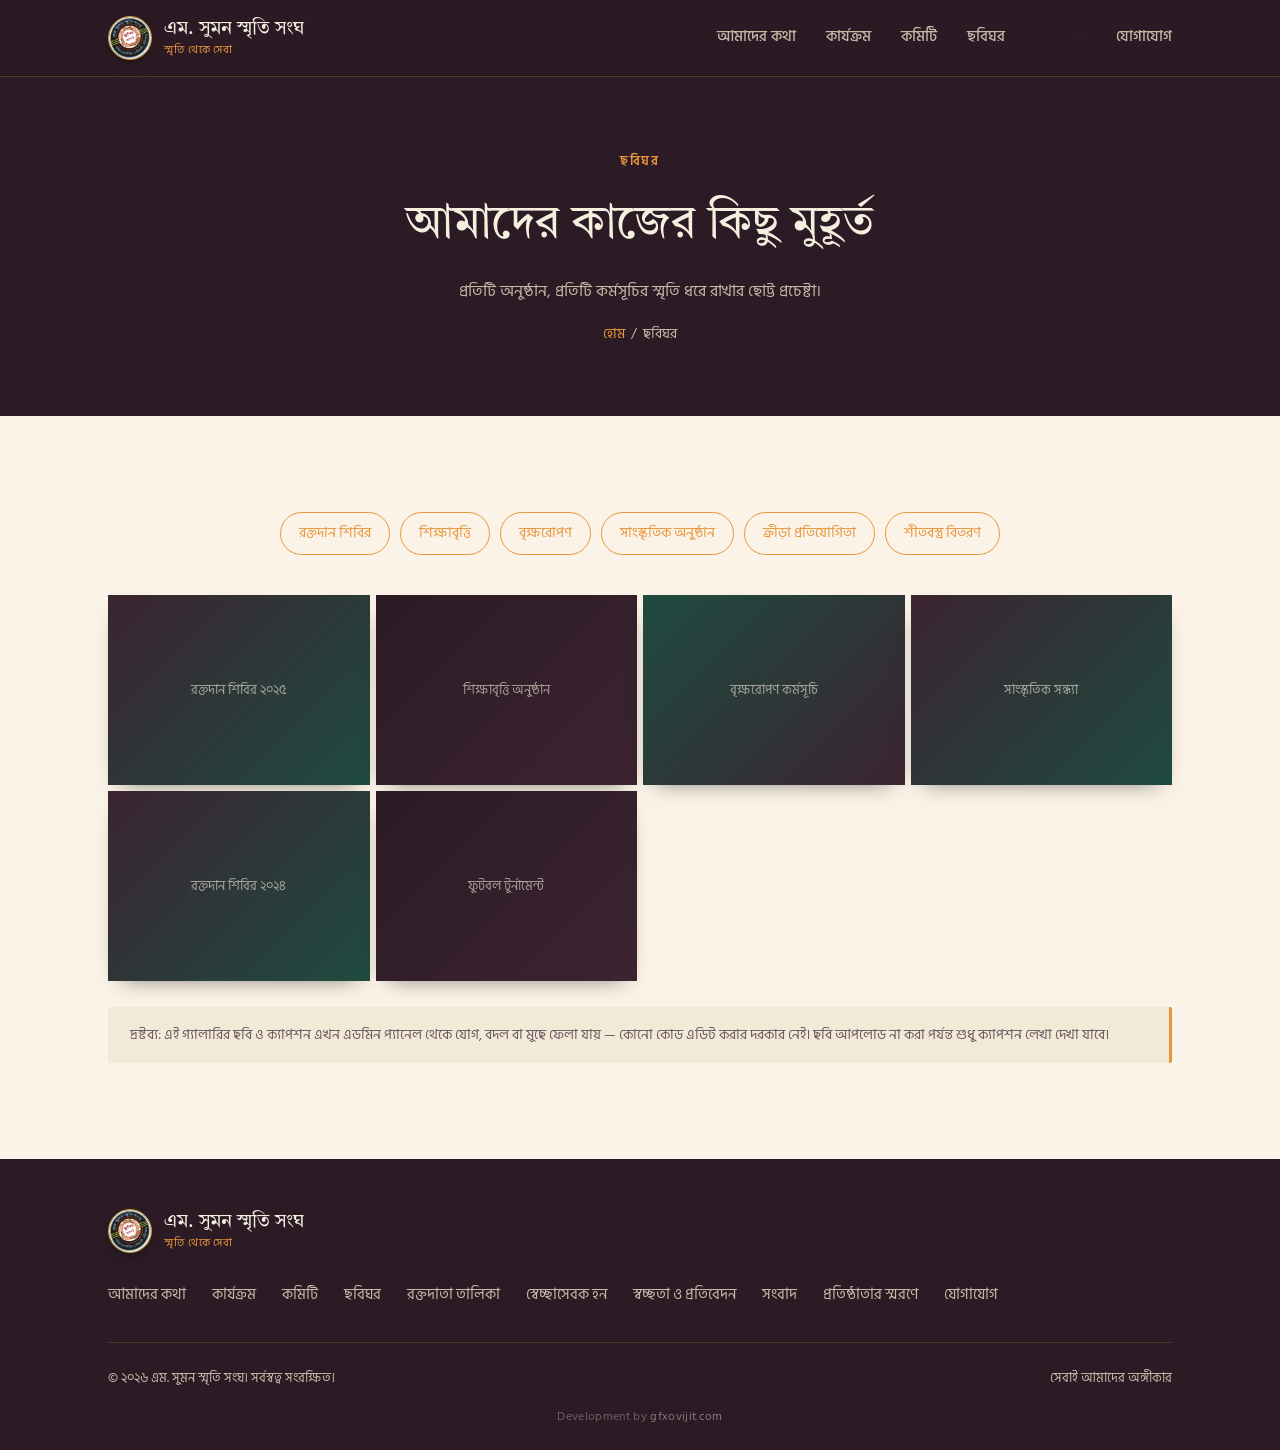
<file: gallery.html>
<!DOCTYPE html>
<html lang="bn">
<head>
<meta charset="UTF-8">
<meta name="viewport" content="width=device-width, initial-scale=1.0">
<title>ছবিঘর | এম. সুমন স্মৃতি সংঘ</title>
<meta name="description" content="এম. সুমন স্মৃতি সংঘের কার্যক্রমের ছবিঘর — রক্তদান শিবির, অনুষ্ঠান ও কর্মসূচির ছবি।">
<link rel="preconnect" href="https://fonts.googleapis.com">
<link rel="preconnect" href="https://fonts.gstatic.com" crossorigin>
<link href="https://fonts.googleapis.com/css2?family=Tiro+Bangla:ital@0;1&family=Hind+Siliguri:wght@400;500;600;700&display=swap" rel="stylesheet">
<link rel="icon" type="image/png" href="[data-uri]">
<link rel="stylesheet" href="styles.css">
</head>
<body>

<header>
  <div class="nav-wrap">
    <a href="index.html" class="brand">
      <img class="brand-mark" src="[data-uri]" alt="এম. সুমন স্মৃতি সংঘ লোগো">
      <span class="brand-name">এম. সুমন স্মৃতি সংঘ
        <span>স্মৃতি থেকে সেবা</span>
      </span>
    </a>
    <nav class="links" id="navLinks">
      <a href="about.html">আমাদের কথা</a>
      <a href="activities.html">কার্যক্রম</a>
      <a href="committee.html">কমিটি</a>
      <a href="gallery.html">ছবিঘর</a>
      <div class="nav-dropdown">
        <span class="drop-label">আরও ▾</span>
        <div class="dropdown-menu">
          <a href="index.html#mission">লক্ষ্য ও উদ্দেশ্য</a>
          <a href="blood-donors.html">রক্তদাতা তালিকা</a>
          <a href="volunteer.html">স্বেচ্ছাসেবক হন</a>
          <a href="finance.html">স্বচ্ছতা ও প্রতিবেদন</a>
          <a href="news.html">সংবাদ</a>
          <a href="memorial.html">প্রতিষ্ঠাতার স্মরণে</a>
        </div>
      </div>
      <a href="contact.html">যোগাযোগ</a>
    </nav>
    <button class="nav-toggle" id="navToggle" aria-label="মেনু খুলুন">☰</button>
  </div>
</header>

<section class="page-hero">
  <div class="container">
    <span class="eyebrow">ছবিঘর</span>
    <h1>আমাদের কাজের কিছু মুহূর্ত</h1>
    <p>প্রতিটি অনুষ্ঠান, প্রতিটি কর্মসূচির স্মৃতি ধরে রাখার ছোট্ট প্রচেষ্টা।</p>
    <div class="breadcrumb"><a href="index.html">হোম</a><span>/</span>ছবিঘর</div>
  </div>
</section>

<section class="section section-ivory">
  <div class="container">
    <div class="gallery-tabs">
      <span>রক্তদান শিবির</span>
      <span>শিক্ষাবৃত্তি</span>
      <span>বৃক্ষরোপণ</span>
      <span>সাংস্কৃতিক অনুষ্ঠান</span>
      <span>ক্রীড়া প্রতিযোগিতা</span>
      <span>শীতবস্ত্র বিতরণ</span>
    </div>
    <div class="full-gallery-grid" id="full-gallery-grid"></div>
    <div class="note-box">
      দ্রষ্টব্য: এই গ্যালারির ছবি ও ক্যাপশন এখন এডমিন প্যানেল থেকে যোগ, বদল বা মুছে ফেলা যায় —
      কোনো কোড এডিট করার দরকার নেই। ছবি আপলোড না করা পর্যন্ত শুধু ক্যাপশন লেখা দেখা যাবে।
    </div>
  </div>
</section>

<footer>
  <div class="container">
    <div class="footer-top">
      <div class="brand">
        <img class="brand-mark" src="[data-uri]" alt="এম. সুমন স্মৃতি সংঘ লোগো">
        <span class="brand-name" style="color:var(--text-light);">এম. সুমন স্মৃতি সংঘ
          <span>স্মৃতি থেকে সেবা</span>
        </span>
      </div>
      <nav>
        <a href="about.html">আমাদের কথা</a>
        <a href="activities.html">কার্যক্রম</a>
        <a href="committee.html">কমিটি</a>
        <a href="gallery.html">ছবিঘর</a>
        <a href="blood-donors.html">রক্তদাতা তালিকা</a>
        <a href="volunteer.html">স্বেচ্ছাসেবক হন</a>
        <a href="finance.html">স্বচ্ছতা ও প্রতিবেদন</a>
        <a href="news.html">সংবাদ</a>
        <a href="memorial.html">প্রতিষ্ঠাতার স্মরণে</a>
        <a href="contact.html">যোগাযোগ</a>
      </nav>
    </div>
    <div class="footer-bottom">
      <span>© ২০২৬ এম. সুমন স্মৃতি সংঘ। সর্বস্বত্ব সংরক্ষিত।</span>
      <span>সেবাই আমাদের অঙ্গীকার</span>
    </div>
    <div class="footer-credit">Development by <a href="https://gfxovijit.com" target="_blank" rel="noopener">gfxovijit.com</a></div>
  </div>
</footer>

<script src="https://identity.netlify.com/v1/netlify-identity-widget.js"></script>
<script>
  if (window.netlifyIdentity) {
    window.netlifyIdentity.on("init", user => {
      if (!user) {
        window.netlifyIdentity.on("login", () => {
          document.location.href = "/admin/";
        });
      }
    });
  }
</script>
<script src="script.js"></script>
<script src="data-loader.js"></script>

</body>
</html>
</file>
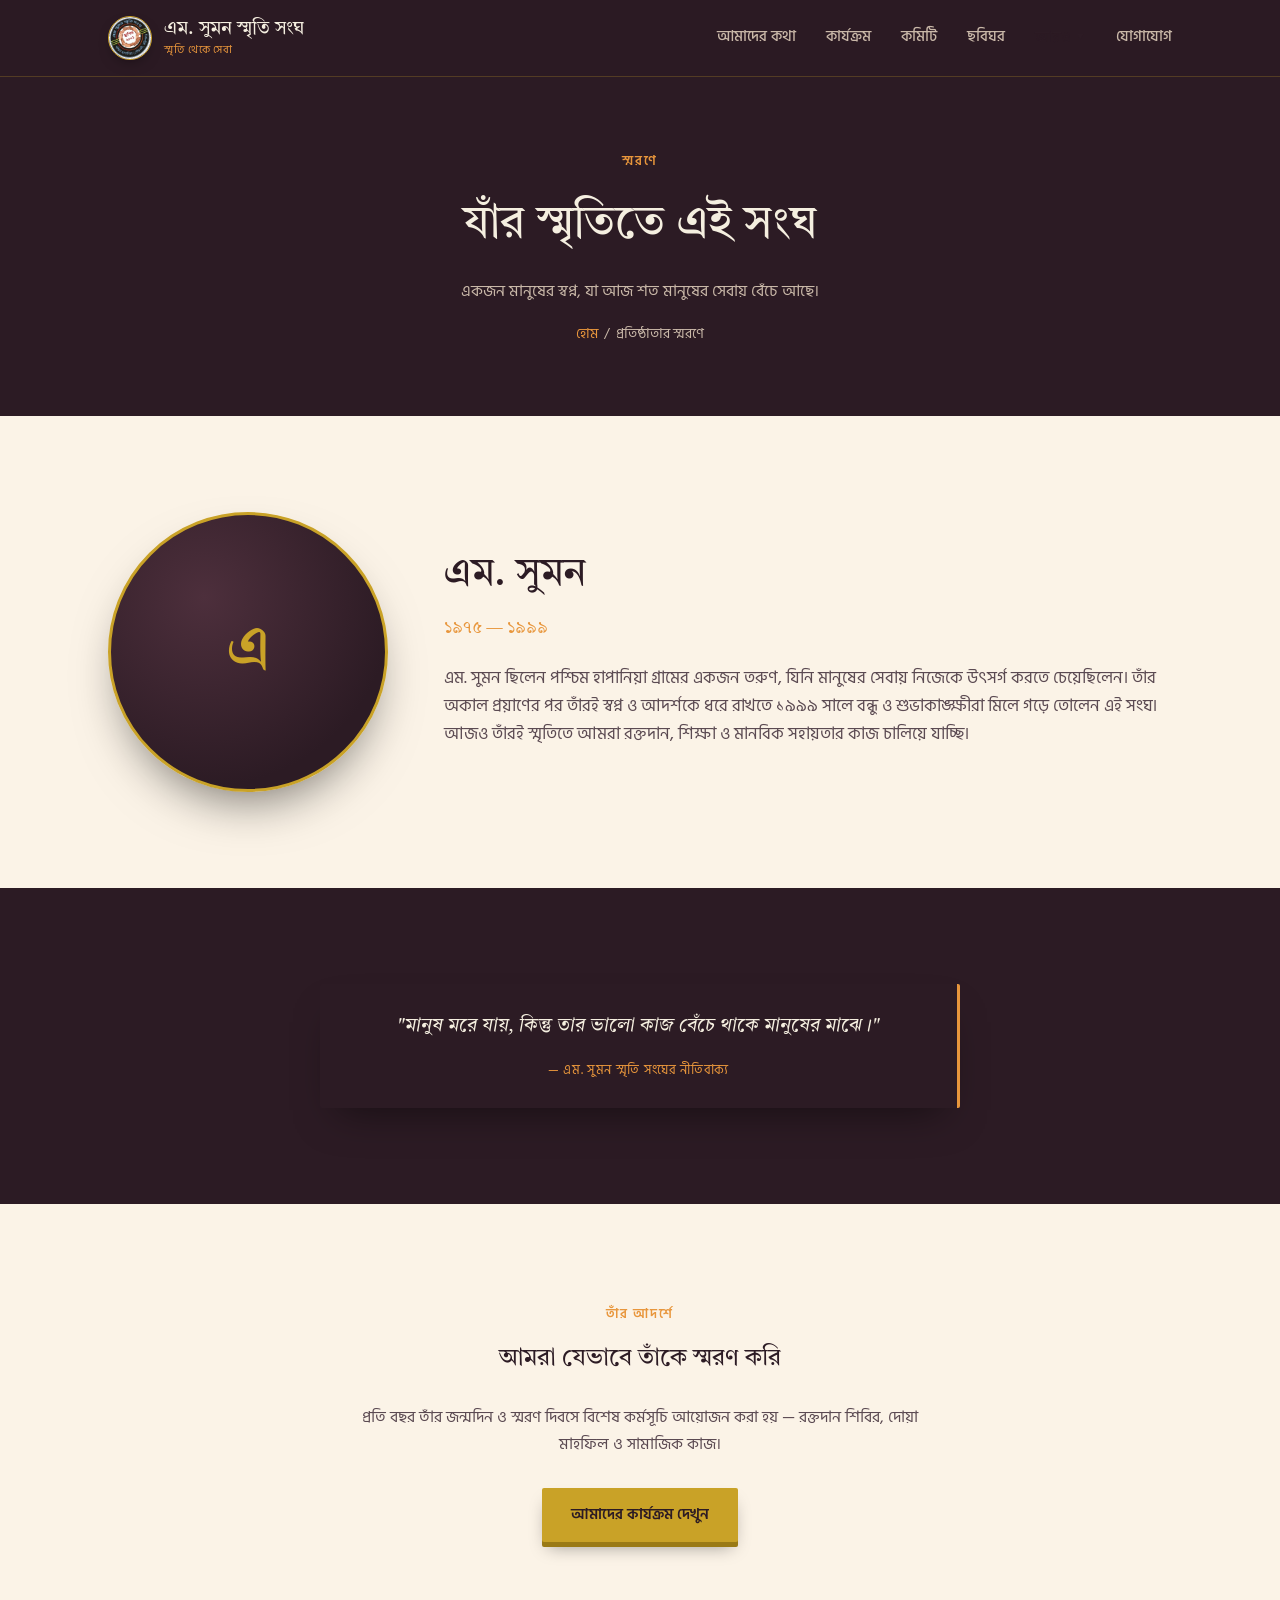
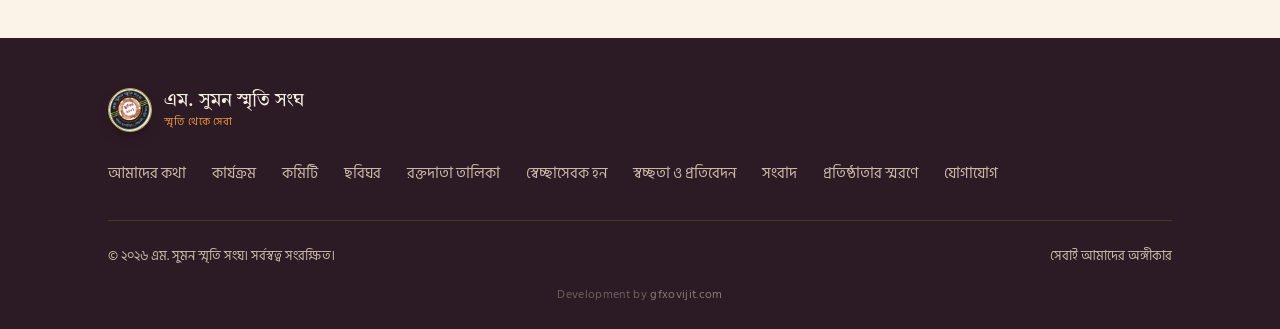
<file: memorial.html>
<!DOCTYPE html>
<html lang="bn">
<head>
<meta charset="UTF-8">
<meta name="viewport" content="width=device-width, initial-scale=1.0">
<title>প্রতিষ্ঠাতার স্মরণে | এম. সুমন স্মৃতি সংঘ</title>
<meta name="description" content="এম. সুমন স্মৃতি সংঘের নামের পেছনের মানুষ এম. সুমনের জীবন ও স্মৃতিচারণ।">
<link rel="preconnect" href="https://fonts.googleapis.com">
<link rel="preconnect" href="https://fonts.gstatic.com" crossorigin>
<link href="https://fonts.googleapis.com/css2?family=Tiro+Bangla:ital@0;1&family=Hind+Siliguri:wght@400;500;600;700&display=swap" rel="stylesheet">
<link rel="icon" type="image/png" href="[data-uri]">
<link rel="stylesheet" href="styles.css">
</head>
<body>

<header>
  <div class="nav-wrap">
    <a href="index.html" class="brand">
      <img class="brand-mark" src="[data-uri]" alt="এম. সুমন স্মৃতি সংঘ লোগো">
      <span class="brand-name">এম. সুমন স্মৃতি সংঘ
        <span>স্মৃতি থেকে সেবা</span>
      </span>
    </a>
    <nav class="links" id="navLinks">
      <a href="about.html">আমাদের কথা</a>
      <a href="activities.html">কার্যক্রম</a>
      <a href="committee.html">কমিটি</a>
      <a href="gallery.html">ছবিঘর</a>
      <div class="nav-dropdown">
        <span class="drop-label">আরও ▾</span>
        <div class="dropdown-menu">
          <a href="index.html#mission">লক্ষ্য ও উদ্দেশ্য</a>
          <a href="blood-donors.html">রক্তদাতা তালিকা</a>
          <a href="volunteer.html">স্বেচ্ছাসেবক হন</a>
          <a href="finance.html">স্বচ্ছতা ও প্রতিবেদন</a>
          <a href="news.html">সংবাদ</a>
          <a href="memorial.html">প্রতিষ্ঠাতার স্মরণে</a>
        </div>
      </div>
      <a href="contact.html">যোগাযোগ</a>
    </nav>
    <button class="nav-toggle" id="navToggle" aria-label="মেনু খুলুন">☰</button>
  </div>
</header>

<section class="page-hero">
  <div class="container">
    <span class="eyebrow">স্মরণে</span>
    <h1>যাঁর স্মৃতিতে এই সংঘ</h1>
    <p>একজন মানুষের স্বপ্ন, যা আজ শত মানুষের সেবায় বেঁচে আছে।</p>
    <div class="breadcrumb"><a href="index.html">হোম</a><span>/</span>প্রতিষ্ঠাতার স্মরণে</div>
  </div>
</section>

<section class="section section-ivory">
  <div class="container">
    <div class="memorial-hero">
      <div class="memorial-photo"><span id="memorialPhotoLetter">এ</span></div>
      <div>
        <h2 data-field="memorial.name">এম. সুমন</h2>
        <span class="memorial-years" data-field="memorial.years">১৯৭৫ — ১৯৯৯</span>
        <p data-field="memorial.bio">এম. সুমন ছিলেন পশ্চিম হাপানিয়া গ্রামের একজন তরুণ, যিনি মানুষের সেবায় নিজেকে উৎসর্গ করতে চেয়েছিলেন। তাঁর অকাল প্রয়াণের পর তাঁরই স্বপ্ন ও আদর্শকে ধরে রাখতে ১৯৯৯ সালে বন্ধু ও শুভাকাঙ্ক্ষীরা মিলে গড়ে তোলেন এই সংঘ। আজও তাঁরই স্মৃতিতে আমরা রক্তদান, শিক্ষা ও মানবিক সহায়তার কাজ চালিয়ে যাচ্ছি।</p>
      </div>
    </div>
  </div>
</section>

<section class="section section-dark">
  <div class="container" style="text-align:center;">
    <div class="quote-block" style="max-width:640px; margin:0 auto; text-align:center;">
      "মানুষ মরে যায়, কিন্তু তার ভালো কাজ বেঁচে থাকে মানুষের মাঝে।"
      <small>— এম. সুমন স্মৃতি সংঘের নীতিবাক্য</small>
    </div>
  </div>
</section>

<section class="section section-ivory">
  <div class="container" style="text-align:center;">
    <span class="eyebrow">তাঁর আদর্শে</span>
    <h2 style="color:var(--maroon-dark); margin-bottom:24px;">আমরা যেভাবে তাঁকে স্মরণ করি</h2>
    <p style="max-width:600px; margin:0 auto 30px auto; color:#5b4a52;">প্রতি বছর তাঁর জন্মদিন ও স্মরণ দিবসে বিশেষ কর্মসূচি আয়োজন করা হয় — রক্তদান শিবির, দোয়া মাহফিল ও সামাজিক কাজ।</p>
    <a href="activities.html" class="btn btn-gold">আমাদের কার্যক্রম দেখুন</a>
  </div>
</section>

<footer>
  <div class="container">
    <div class="footer-top">
      <div class="brand">
        <img class="brand-mark" src="[data-uri]" alt="এম. সুমন স্মৃতি সংঘ লোগো">
        <span class="brand-name" style="color:var(--text-light);">এম. সুমন স্মৃতি সংঘ
          <span>স্মৃতি থেকে সেবা</span>
        </span>
      </div>
      <nav>
        <a href="about.html">আমাদের কথা</a>
        <a href="activities.html">কার্যক্রম</a>
        <a href="committee.html">কমিটি</a>
        <a href="gallery.html">ছবিঘর</a>
        <a href="blood-donors.html">রক্তদাতা তালিকা</a>
        <a href="volunteer.html">স্বেচ্ছাসেবক হন</a>
        <a href="finance.html">স্বচ্ছতা ও প্রতিবেদন</a>
        <a href="news.html">সংবাদ</a>
        <a href="memorial.html">প্রতিষ্ঠাতার স্মরণে</a>
        <a href="contact.html">যোগাযোগ</a>
      </nav>
    </div>
    <div class="footer-bottom">
      <span>© ২০২৬ এম. সুমন স্মৃতি সংঘ। সর্বস্বত্ব সংরক্ষিত।</span>
      <span>সেবাই আমাদের অঙ্গীকার</span>
    </div>
    <div class="footer-credit">Development by <a href="https://gfxovijit.com" target="_blank" rel="noopener">gfxovijit.com</a></div>
  </div>
</footer>

<script src="https://identity.netlify.com/v1/netlify-identity-widget.js"></script>
<script>
  if (window.netlifyIdentity) {
    window.netlifyIdentity.on("init", user => {
      if (!user) {
        window.netlifyIdentity.on("login", () => {
          document.location.href = "/admin/";
        });
      }
    });
  }
</script>
<script src="script.js"></script>
<script src="data-loader.js"></script>

</body>
</file>
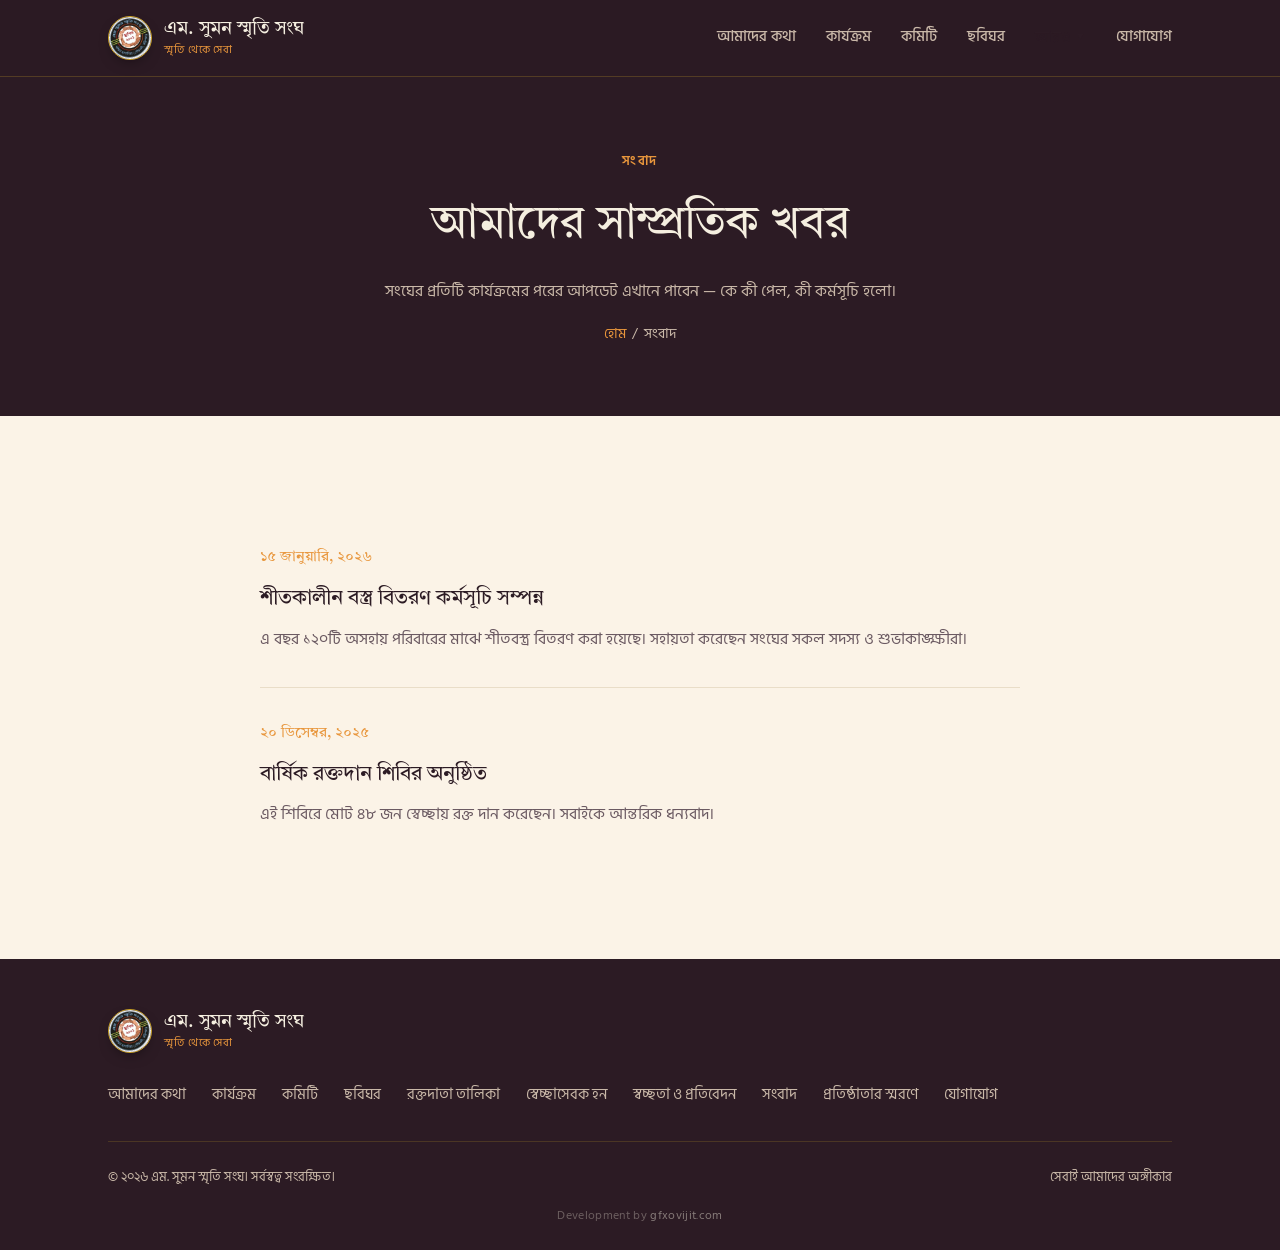
<file: news.html>
<!DOCTYPE html>
<html lang="bn">
<head>
<meta charset="UTF-8">
<meta name="viewport" content="width=device-width, initial-scale=1.0">
<title>সংবাদ ও আপডেট | এম. সুমন স্মৃতি সংঘ</title>
<meta name="description" content="এম. সুমন স্মৃতি সংঘের সাম্প্রতিক কার্যক্রম ও আপডেটের খবর।">
<link rel="preconnect" href="https://fonts.googleapis.com">
<link rel="preconnect" href="https://fonts.gstatic.com" crossorigin>
<link href="https://fonts.googleapis.com/css2?family=Tiro+Bangla:ital@0;1&family=Hind+Siliguri:wght@400;500;600;700&display=swap" rel="stylesheet">
<link rel="icon" type="image/png" href="[data-uri]">
<link rel="stylesheet" href="styles.css">
</head>
<body>

<header>
  <div class="nav-wrap">
    <a href="index.html" class="brand">
      <img class="brand-mark" src="[data-uri]" alt="এম. সুমন স্মৃতি সংঘ লোগো">
      <span class="brand-name">এম. সুমন স্মৃতি সংঘ
        <span>স্মৃতি থেকে সেবা</span>
      </span>
    </a>
    <nav class="links" id="navLinks">
      <a href="about.html">আমাদের কথা</a>
      <a href="activities.html">কার্যক্রম</a>
      <a href="committee.html">কমিটি</a>
      <a href="gallery.html">ছবিঘর</a>
      <div class="nav-dropdown">
        <span class="drop-label">আরও ▾</span>
        <div class="dropdown-menu">
          <a href="index.html#mission">লক্ষ্য ও উদ্দেশ্য</a>
          <a href="blood-donors.html">রক্তদাতা তালিকা</a>
          <a href="volunteer.html">স্বেচ্ছাসেবক হন</a>
          <a href="finance.html">স্বচ্ছতা ও প্রতিবেদন</a>
          <a href="news.html">সংবাদ</a>
          <a href="memorial.html">প্রতিষ্ঠাতার স্মরণে</a>
        </div>
      </div>
      <a href="contact.html">যোগাযোগ</a>
    </nav>
    <button class="nav-toggle" id="navToggle" aria-label="মেনু খুলুন">☰</button>
  </div>
</header>

<section class="page-hero">
  <div class="container">
    <span class="eyebrow">সংবাদ</span>
    <h1>আমাদের সাম্প্রতিক খবর</h1>
    <p>সংঘের প্রতিটি কার্যক্রমের পরের আপডেট এখানে পাবেন — কে কী পেল, কী কর্মসূচি হলো।</p>
    <div class="breadcrumb"><a href="index.html">হোম</a><span>/</span>সংবাদ</div>
  </div>
</section>

<section class="section section-ivory">
  <div class="container">
    <div class="news-list" id="news-list-container">
      <p style="text-align:center; color:#9a8878;">সংবাদ লোড হচ্ছে...</p>
    </div>
  </div>
</section>

<footer>
  <div class="container">
    <div class="footer-top">
      <div class="brand">
        <img class="brand-mark" src="[data-uri]" alt="এম. সুমন স্মৃতি সংঘ লোগো">
        <span class="brand-name" style="color:var(--text-light);">এম. সুমন স্মৃতি সংঘ
          <span>স্মৃতি থেকে সেবা</span>
        </span>
      </div>
      <nav>
        <a href="about.html">আমাদের কথা</a>
        <a href="activities.html">কার্যক্রম</a>
        <a href="committee.html">কমিটি</a>
        <a href="gallery.html">ছবিঘর</a>
        <a href="blood-donors.html">রক্তদাতা তালিকা</a>
        <a href="volunteer.html">স্বেচ্ছাসেবক হন</a>
        <a href="finance.html">স্বচ্ছতা ও প্রতিবেদন</a>
        <a href="news.html">সংবাদ</a>
        <a href="memorial.html">প্রতিষ্ঠাতার স্মরণে</a>
        <a href="contact.html">যোগাযোগ</a>
      </nav>
    </div>
    <div class="footer-bottom">
      <span>© ২০২৬ এম. সুমন স্মৃতি সংঘ। সর্বস্বত্ব সংরক্ষিত।</span>
      <span>সেবাই আমাদের অঙ্গীকার</span>
    </div>
    <div class="footer-credit">Development by <a href="https://gfxovijit.com" target="_blank" rel="noopener">gfxovijit.com</a></div>
  </div>
</footer>

<script src="https://identity.netlify.com/v1/netlify-identity-widget.js"></script>
<script>
  if (window.netlifyIdentity) {
    window.netlifyIdentity.on("init", user => {
      if (!user) {
        window.netlifyIdentity.on("login", () => {
          document.location.href = "/admin/";
        });
      }
    });
  }
</script>
<script src="script.js"></script>
<script src="data-loader.js"></script>

</body>
</file>
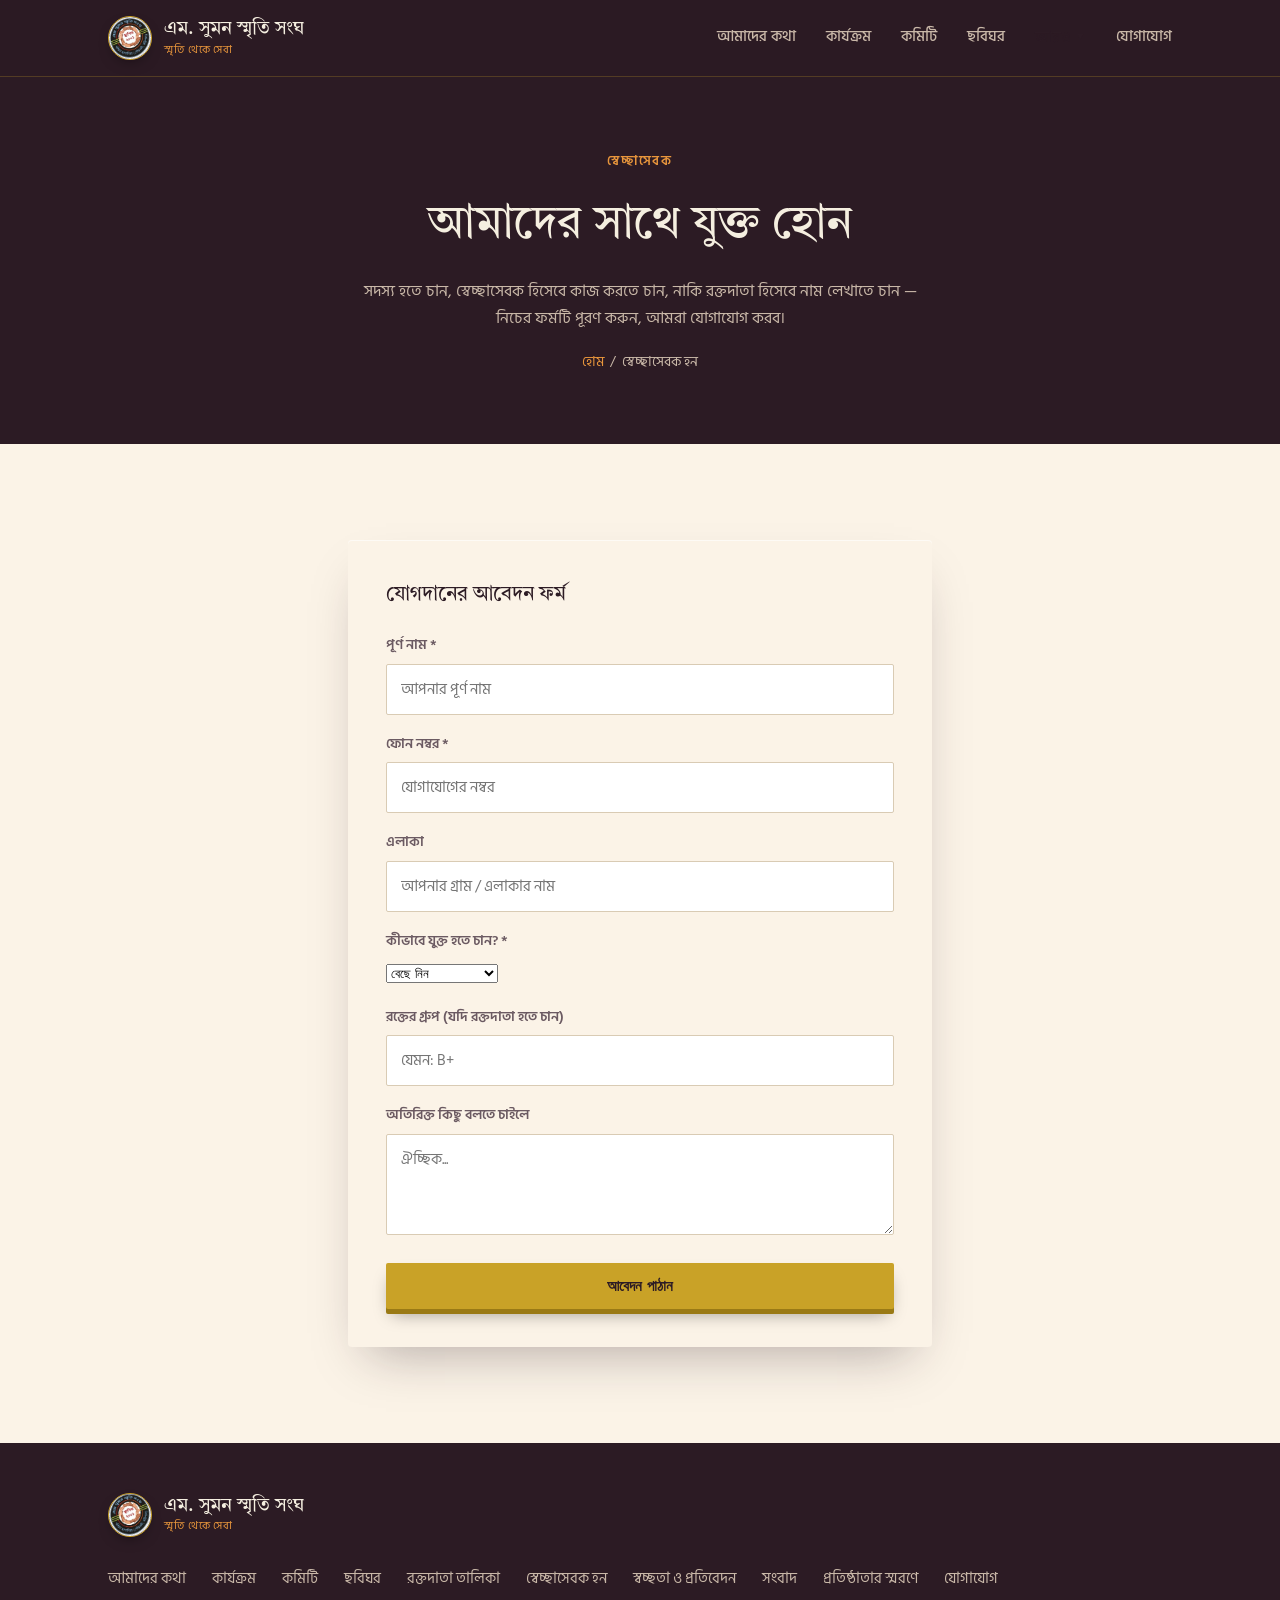
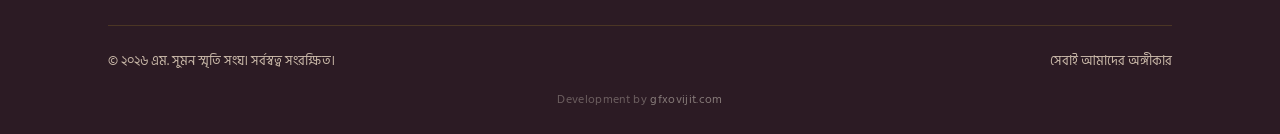
<file: volunteer.html>
<!DOCTYPE html>
<html lang="bn">
<head>
<meta charset="UTF-8">
<meta name="viewport" content="width=device-width, initial-scale=1.0">
<title>স্বেচ্ছাসেবক হন | এম. সুমন স্মৃতি সংঘ</title>
<meta name="description" content="এম. সুমন স্মৃতি সংঘের সদস্য, স্বেচ্ছাসেবক বা রক্তদাতা হিসেবে যুক্ত হতে চাইলে এখানে আবেদন করুন।">
<link rel="preconnect" href="https://fonts.googleapis.com">
<link rel="preconnect" href="https://fonts.gstatic.com" crossorigin>
<link href="https://fonts.googleapis.com/css2?family=Tiro+Bangla:ital@0;1&family=Hind+Siliguri:wght@400;500;600;700&display=swap" rel="stylesheet">
<link rel="icon" type="image/png" href="[data-uri]">
<link rel="stylesheet" href="styles.css">
</head>
<body>

<header>
  <div class="nav-wrap">
    <a href="index.html" class="brand">
      <img class="brand-mark" src="[data-uri]" alt="এম. সুমন স্মৃতি সংঘ লোগো">
      <span class="brand-name">এম. সুমন স্মৃতি সংঘ
        <span>স্মৃতি থেকে সেবা</span>
      </span>
    </a>
    <nav class="links" id="navLinks">
      <a href="about.html">আমাদের কথা</a>
      <a href="activities.html">কার্যক্রম</a>
      <a href="committee.html">কমিটি</a>
      <a href="gallery.html">ছবিঘর</a>
      <div class="nav-dropdown">
        <span class="drop-label">আরও ▾</span>
        <div class="dropdown-menu">
          <a href="index.html#mission">লক্ষ্য ও উদ্দেশ্য</a>
          <a href="blood-donors.html">রক্তদাতা তালিকা</a>
          <a href="volunteer.html">স্বেচ্ছাসেবক হন</a>
          <a href="finance.html">স্বচ্ছতা ও প্রতিবেদন</a>
          <a href="news.html">সংবাদ</a>
          <a href="memorial.html">প্রতিষ্ঠাতার স্মরণে</a>
        </div>
      </div>
      <a href="contact.html">যোগাযোগ</a>
    </nav>
    <button class="nav-toggle" id="navToggle" aria-label="মেনু খুলুন">☰</button>
  </div>
</header>

<section class="page-hero">
  <div class="container">
    <span class="eyebrow">স্বেচ্ছাসেবক</span>
    <h1>আমাদের সাথে যুক্ত হোন</h1>
    <p>সদস্য হতে চান, স্বেচ্ছাসেবক হিসেবে কাজ করতে চান, নাকি রক্তদাতা হিসেবে নাম লেখাতে চান — নিচের ফর্মটি পূরণ করুন, আমরা যোগাযোগ করব।</p>
    <div class="breadcrumb"><a href="index.html">হোম</a><span>/</span>স্বেচ্ছাসেবক হন</div>
  </div>
</section>

<section class="section section-ivory">
  <div class="container" style="max-width:640px;">
    <form class="form-panel" name="volunteer" method="POST" data-netlify="true" netlify-honeypot="bot-field" onsubmit="return handleVolunteerSubmit(event)">
      <input type="hidden" name="form-name" value="volunteer">
      <p style="display:none;"><label>এটি খালি রাখুন: <input name="bot-field"></label></p>
      <h3>যোগদানের আবেদন ফর্ম</h3>
      <div class="field">
        <label for="vname">পূর্ণ নাম *</label>
        <input type="text" id="vname" name="name" required placeholder="আপনার পূর্ণ নাম">
      </div>
      <div class="field">
        <label for="vphone">ফোন নম্বর *</label>
        <input type="text" id="vphone" name="phone" required placeholder="যোগাযোগের নম্বর">
      </div>
      <div class="field">
        <label for="varea">এলাকা</label>
        <input type="text" id="varea" name="area" placeholder="আপনার গ্রাম / এলাকার নাম">
      </div>
      <div class="field">
        <label for="vinterest">কীভাবে যুক্ত হতে চান? *</label>
        <select id="vinterest" name="interest" required>
          <option value="">বেছে নিন</option>
          <option value="সদস্য">সাধারণ সদস্য হিসেবে</option>
          <option value="স্বেচ্ছাসেবক">স্বেচ্ছাসেবক হিসেবে</option>
          <option value="রক্তদাতা">রক্তদাতা হিসেবে</option>
          <option value="অন্যান্য">অন্যান্য</option>
        </select>
      </div>
      <div class="field">
        <label for="vgroup">রক্তের গ্রুপ (যদি রক্তদাতা হতে চান)</label>
        <input type="text" id="vgroup" name="blood_group" placeholder="যেমন: B+">
      </div>
      <div class="field">
        <label for="vmsg">অতিরিক্ত কিছু বলতে চাইলে</label>
        <textarea id="vmsg" name="message" rows="3" placeholder="ঐচ্ছিক..."></textarea>
      </div>
      <button type="submit" class="btn btn-gold" style="width:100%;">আবেদন পাঠান</button>
      <div class="form-success" id="volunteerSuccess">ধন্যবাদ! আপনার আবেদন পৌঁছেছে। আমরা শীঘ্রই যোগাযোগ করব।</div>
    </form>
  </div>
</section>

<script>
  function handleVolunteerSubmit(e) {
    e.preventDefault();
    const form = e.target;
    const data = new FormData(form);
    fetch("/", { method: "POST", headers: { "Content-Type": "application/x-www-form-urlencoded" }, body: new URLSearchParams(data).toString() })
      .then(() => {
        document.getElementById('volunteerSuccess').classList.add('show');
        form.reset();
      })
      .catch(() => {
        document.getElementById('volunteerSuccess').textContent = 'দুঃখিত, কিছু একটা সমস্যা হয়েছে। সরাসরি ফোন করুন।';
        document.getElementById('volunteerSuccess').classList.add('show');
      });
    return false;
  }
</script>

<footer>
  <div class="container">
    <div class="footer-top">
      <div class="brand">
        <img class="brand-mark" src="[data-uri]" alt="এম. সুমন স্মৃতি সংঘ লোগো">
        <span class="brand-name" style="color:var(--text-light);">এম. সুমন স্মৃতি সংঘ
          <span>স্মৃতি থেকে সেবা</span>
        </span>
      </div>
      <nav>
        <a href="about.html">আমাদের কথা</a>
        <a href="activities.html">কার্যক্রম</a>
        <a href="committee.html">কমিটি</a>
        <a href="gallery.html">ছবিঘর</a>
        <a href="blood-donors.html">রক্তদাতা তালিকা</a>
        <a href="volunteer.html">স্বেচ্ছাসেবক হন</a>
        <a href="finance.html">স্বচ্ছতা ও প্রতিবেদন</a>
        <a href="news.html">সংবাদ</a>
        <a href="memorial.html">প্রতিষ্ঠাতার স্মরণে</a>
        <a href="contact.html">যোগাযোগ</a>
      </nav>
    </div>
    <div class="footer-bottom">
      <span>© ২০২৬ এম. সুমন স্মৃতি সংঘ। সর্বস্বত্ব সংরক্ষিত।</span>
      <span>সেবাই আমাদের অঙ্গীকার</span>
    </div>
    <div class="footer-credit">Development by <a href="https://gfxovijit.com" target="_blank" rel="noopener">gfxovijit.com</a></div>
  </div>
</footer>

<script src="https://identity.netlify.com/v1/netlify-identity-widget.js"></script>
<script>
  if (window.netlifyIdentity) {
    window.netlifyIdentity.on("init", user => {
      if (!user) {
        window.netlifyIdentity.on("login", () => {
          document.location.href = "/admin/";
        });
      }
    });
  }
</script>
<script src="script.js"></script>
<script src="data-loader.js"></script>

</body>
</file>
<file: styles.css>
:root{
    --maroon-dark:#2C1B24;
    --maroon-mid:#3B2430;
    --ivory:#FBF3E7;
    --ivory-line:#e9ddc8;
    --text-dark:#2C1B24;
    --text-light:#F5EFE0;
    --text-muted:#c9b8a8;
    --gold:#C9A227;
    --marigold:#E8963C;
    --teal:#1F4B3F;
    --radius:6px;
    --maxw:1120px;
  }
  *{box-sizing:border-box;}
  html{scroll-behavior:smooth;}
  body{
    margin:0;
    font-family:'Hind Siliguri', sans-serif;
    color:var(--text-dark);
    background:var(--ivory);
    line-height:1.7;
  }
  h1,h2,h3,.display{
    font-family:'Tiro Bangla', serif;
    font-weight:400;
    margin:0;
  }
  a{text-decoration:none;color:inherit;}
  ul{list-style:none;margin:0;padding:0;}
  img{max-width:100%;display:block;}
  .container{max-width:var(--maxw); margin:0 auto; padding:0 28px;}
  .eyebrow{
    font-size:13px;
    letter-spacing:0.14em;
    text-transform:uppercase;
    color:var(--marigold);
    font-weight:600;
    display:inline-block;
    margin-bottom:14px;
  }
  .section{padding:96px 0;}
  .section-ivory{background:var(--ivory);}
  .section-dark{background:var(--maroon-dark); color:var(--text-light);}
  .section-mid{background:var(--maroon-mid); color:var(--text-light);}

  /* ---------- Header ---------- */
  header{
    position:fixed; top:0; left:0; right:0; z-index:100;
    background:rgba(44,27,36,0.92);
    backdrop-filter:blur(6px);
    border-bottom:1px solid rgba(201,162,39,0.25);
  }
  .nav-wrap{
    max-width:var(--maxw); margin:0 auto; padding:16px 28px;
    display:flex; align-items:center; justify-content:space-between;
  }
  .brand{display:flex; align-items:center; gap:12px;}
  .brand-mark{
    width:44px;height:44px;border-radius:50%;
    border:1.5px solid var(--gold);
    object-fit:cover;
    flex-shrink:0;
    box-shadow:0 6px 14px -6px rgba(0,0,0,0.5);
  }
  .brand-name{
    font-family:'Tiro Bangla', serif;
    color:var(--text-light);
    font-size:19px;
    line-height:1.2;
  }
  .brand-name span{
    display:block; font-family:'Hind Siliguri',sans-serif;
    font-size:11px; letter-spacing:0.08em; color:var(--marigold); margin-top:2px;
  }
  nav.links{display:flex; gap:30px;}
  nav.links a{
    color:var(--text-muted); font-size:15px; font-weight:500;
    transition:color .2s;
    position:relative;
  }
  nav.links a:hover{color:var(--gold);}
  .nav-toggle{display:none; background:none;border:none; color:var(--text-light); font-size:26px; cursor:pointer;}
  .btn{
    display:inline-block;
    padding:13px 28px;
    border-radius:2px;
    font-weight:600;
    font-size:15px;
    border:1.5px solid transparent;
    transition:all .25s ease;
    cursor:pointer;
  }
  .btn-gold{background:var(--gold); color:var(--maroon-dark);}
  .btn-gold:hover{background:var(--marigold);}
  .btn-outline{border-color:var(--gold); color:var(--text-light);}
  .btn-outline:hover{background:rgba(201,162,39,0.12);}

  /* ---------- Hero ---------- */
  .hero{
    min-height:100vh;
    background:var(--maroon-dark);
    color:var(--text-light);
    display:flex; flex-direction:column; justify-content:center;
    position:relative;
    overflow:hidden;
    padding-top:90px;
  }
  .hero-content{
    max-width:var(--maxw); margin:0 auto; padding:0 28px;
    position:relative; z-index:2;
    text-align:center;
  }
  .hero h1{
    font-size:clamp(38px, 6vw, 64px);
    color:var(--text-light);
    margin-bottom:18px;
    letter-spacing:0.01em;
  }
  .hero .tagline{
    font-size:clamp(16px,2.2vw,20px);
    color:var(--marigold);
    font-family:'Tiro Bangla',serif;
    font-style:italic;
    margin-bottom:34px;
  }
  .hero .lede{
    max-width:620px; margin:0 auto 42px auto;
    color:var(--text-muted);
    font-size:17px;
  }
  .hero-ctas{display:flex; gap:18px; justify-content:center; flex-wrap:wrap;}
  .banyan-wrap{
    position:absolute; bottom:0; left:0; right:0;
    opacity:0.35; z-index:1; pointer-events:none;
  }
  .est-badge{
    position:absolute; top:110px; right:6%;
    border:1px solid rgba(201,162,39,0.4);
    color:var(--text-muted);
    font-size:12px; letter-spacing:0.08em;
    padding:8px 14px; border-radius:50px;
    display:none;
  }
  @media(min-width:860px){.est-badge{display:block;}}

  /* ---------- About ---------- */
  .about-grid{
    display:grid; grid-template-columns:1.1fr 0.9fr; gap:64px; align-items:center;
  }
  .about-grid h2{font-size:clamp(28px,3.6vw,38px); margin-bottom:22px; color:var(--maroon-dark);}
  .about-grid p{color:#5b4a52; font-size:16.5px; margin-bottom:16px;}
  .quote-block{
    border-right:3px solid var(--marigold);
    padding:26px 30px;
    background:var(--maroon-dark);
    color:var(--text-light);
    font-family:'Tiro Bangla', serif;
    font-size:19px;
    font-style:italic;
    line-height:1.8;
    border-radius:2px;
  }
  .quote-block small{
    display:block; margin-top:14px; font-family:'Hind Siliguri',sans-serif;
    font-style:normal; font-size:13px; color:var(--marigold); letter-spacing:0.05em;
  }

  /* ---------- Mission cards ---------- */
  .mission-grid{
    display:grid; grid-template-columns:repeat(4,1fr); gap:1px;
    background:rgba(201,162,39,0.25);
    border:1px solid rgba(201,162,39,0.25);
    margin-top:56px;
  }
  .mission-card{
    background:var(--maroon-dark);
    padding:38px 28px;
    text-align:right;
  }
  .mission-card .num{
    font-family:'Tiro Bangla',serif; color:var(--gold); font-size:26px; margin-bottom:18px; display:block;
  }
  .mission-card h3{color:var(--text-light); font-size:19px; margin-bottom:10px;}
  .mission-card p{color:var(--text-muted); font-size:14.5px; margin:0;}

  /* ---------- Activities ---------- */
  .section-head{text-align:center; max-width:640px; margin:0 auto 56px auto;}
  .section-head h2{font-size:clamp(28px,3.6vw,38px); color:var(--maroon-dark);}
  .section-head p{color:#6b5a62; margin-top:14px; font-size:16px;}
  .activity-grid{
    display:grid; grid-template-columns:repeat(3,1fr); gap:2px;
    background:var(--ivory-line);
  }
  .activity-card{
    background:var(--ivory);
    padding:40px 34px;
    transition:background .25s;
  }
  .activity-card:hover{background:#f3e9d7;}
  .activity-icon{
    width:46px; height:46px; border-radius:50%;
    border:1.5px solid var(--marigold);
    display:flex; align-items:center; justify-content:center;
    margin-bottom:20px; color:var(--marigold); font-size:20px;
  }
  .activity-card h3{font-size:19px; color:var(--maroon-dark); margin-bottom:10px;}
  .activity-card p{font-size:14.5px; color:#6b5a62; margin:0;}

  /* ---------- Stats ---------- */
  .stats-bar{
    display:grid; grid-template-columns:repeat(4,1fr);
    text-align:center;
  }
  .stat{padding:0 20px;}
  .stat .figure{
    font-family:'Tiro Bangla',serif; font-size:clamp(34px,4vw,48px); color:var(--gold);
  }
  .stat .label{font-size:13.5px; color:var(--text-muted); margin-top:8px; letter-spacing:0.03em;}

  /* ---------- Committee ---------- */
  .committee-grid{
    display:grid; grid-template-columns:repeat(4,1fr); gap:36px; margin-top:56px;
  }
  .member{text-align:center;}
  .avatar{
    width:104px; height:104px; border-radius:50%;
    background:var(--maroon-dark);
    color:var(--gold);
    display:flex; align-items:center; justify-content:center;
    font-family:'Tiro Bangla',serif; font-size:32px;
    margin:0 auto 18px auto;
    border:2px solid var(--marigold);
  }
  .member h3{font-size:17px; color:var(--maroon-dark);}
  .member p{font-size:13.5px; color:var(--marigold); margin-top:4px; font-weight:600;}

  /* ---------- Gallery ---------- */
  .gallery-grid{
    display:grid; grid-template-columns:repeat(4,1fr); grid-auto-rows:170px; gap:6px; margin-top:20px;
  }
  .gallery-grid div{
    background:linear-gradient(135deg, var(--maroon-mid), var(--teal));
    display:flex; align-items:center; justify-content:center;
    color:rgba(245,239,224,0.6); font-size:13px; text-align:center; padding:10px;
  }
  .gallery-grid div:nth-child(3n+1){background:linear-gradient(135deg, var(--maroon-dark), var(--maroon-mid));}
  .gallery-grid div:first-child{grid-column:span 2; grid-row:span 2;}

  /* ---------- Contact ---------- */
  .contact-grid{
    display:grid; grid-template-columns:0.9fr 1.1fr; gap:64px;
  }
  .contact-info h2{font-size:clamp(28px,3.6vw,36px); margin-bottom:20px;}
  .contact-info p{color:var(--text-muted); margin-bottom:28px;}
  .info-row{display:flex; gap:14px; margin-bottom:20px; align-items:flex-start;}
  .info-row .ic{color:var(--gold); font-size:18px; margin-top:2px;}
  .info-row div b{display:block; color:var(--text-light); font-size:15px;}
  .info-row div span{color:var(--text-muted); font-size:14.5px;}
  .form-panel{
    background:var(--ivory); border-radius:4px; padding:38px;
  }
  .form-panel h3{color:var(--maroon-dark); font-size:20px; margin-bottom:22px;}
  .field{margin-bottom:18px;}
  .field label{display:block; font-size:13.5px; color:#6b5a62; margin-bottom:7px; font-weight:600;}
  .field input, .field textarea{
    width:100%; padding:12px 14px; border:1px solid #d9cbb4; border-radius:2px;
    font-family:'Hind Siliguri',sans-serif; font-size:15px; background:#fff; color:var(--text-dark);
  }
  .field input:focus, .field textarea:focus{outline:2px solid var(--marigold); outline-offset:1px;}

  /* ---------- Footer ---------- */
  footer{background:var(--maroon-dark); color:var(--text-muted); padding:50px 0 24px 0;}
  .footer-top{
    display:flex; justify-content:space-between; flex-wrap:wrap; gap:30px;
    padding-bottom:34px; border-bottom:1px solid rgba(201,162,39,0.2); margin-bottom:24px;
  }
  .footer-top nav{display:flex; gap:26px; flex-wrap:wrap;}
  .footer-top nav a{font-size:14.5px; color:var(--text-muted);}
  .footer-top nav a:hover{color:var(--gold);}
  .footer-bottom{
    display:flex; justify-content:space-between; font-size:13px; flex-wrap:wrap; gap:10px;
  }

  /* ---------- Responsive ---------- */
  @media(max-width:900px){
    .about-grid, .contact-grid{grid-template-columns:1fr; gap:36px;}
    .mission-grid{grid-template-columns:repeat(2,1fr);}
    .activity-grid{grid-template-columns:repeat(2,1fr);}
    .committee-grid{grid-template-columns:repeat(2,1fr);}
    .stats-bar{grid-template-columns:repeat(2,1fr); row-gap:36px;}
    .gallery-grid{grid-template-columns:repeat(2,1fr);}
    .gallery-grid div:first-child{grid-column:span 2; grid-row:span 1;}
  }
  @media(max-width:640px){
    nav.links{
      position:fixed; top:73px; left:0; right:0; bottom:0;
      background:var(--maroon-dark);
      flex-direction:column; align-items:flex-start; gap:0;
      padding:10px 28px; transform:translateX(100%); transition:transform .3s ease;
    }
    nav.links.open{transform:translateX(0);}
    nav.links a{padding:16px 0; width:100%; border-bottom:1px solid rgba(201,162,39,0.15);}
    .nav-toggle{display:block;}
    .mission-grid, .activity-grid, .committee-grid{grid-template-columns:1fr;}
    .section{padding:64px 0;}
  }

/* ================= Inner pages shared ================= */
.page-hero{
  background:var(--maroon-dark);
  color:var(--text-light);
  padding:150px 0 70px 0;
  text-align:center;
}
.page-hero .eyebrow{display:block;}
.page-hero h1{font-size:clamp(30px,4.4vw,46px); color:var(--text-light); margin-bottom:14px;}
.page-hero p{color:var(--text-muted); max-width:560px; margin:0 auto; font-size:16px;}
.breadcrumb{
  margin-top:18px; font-size:13.5px; color:var(--text-muted);
}
.breadcrumb a{color:var(--marigold);}
.breadcrumb span{margin:0 6px; color:var(--text-muted);}

/* Timeline (About page) */
.timeline{position:relative; margin-top:20px; padding-right:2px;}
.timeline::before{
  content:''; position:absolute; top:0; bottom:0; right:7px; width:1px; background:rgba(201,162,39,0.35);
}
.tl-item{position:relative; padding:0 42px 42px 0; }
.tl-item::before{
  content:''; position:absolute; top:4px; right:0; width:15px; height:15px; border-radius:50%;
  background:var(--maroon-dark); border:2px solid var(--gold);
}
.tl-item .yr{font-family:'Tiro Bangla',serif; color:var(--marigold); font-size:20px; display:block; margin-bottom:6px;}
.tl-item p{color:#5b4a52; margin:0; font-size:15.5px;}

/* Long activity list (Activities page) */
.activity-long{
  display:grid; grid-template-columns:120px 1fr; gap:28px;
  padding:32px 0; border-bottom:1px solid var(--ivory-line);
  align-items:start;
}
.activity-long:last-child{border-bottom:none;}
.activity-long .tag{
  font-family:'Tiro Bangla',serif; color:var(--marigold); font-size:15px; letter-spacing:0.03em;
  border:1px solid var(--marigold); border-radius:2px; padding:8px 10px; text-align:center; height:fit-content;
}
.activity-long h3{font-size:21px; color:var(--maroon-dark); margin-bottom:10px;}
.activity-long p{color:#6b5a62; font-size:15.5px; margin:0;}

/* Committee groups (Committee page) */
.committee-group-title{
  font-size:14px; letter-spacing:0.1em; text-transform:uppercase; color:var(--marigold);
  font-weight:600; margin:56px 0 10px 0; border-bottom:1px solid var(--ivory-line); padding-bottom:14px;
}
.committee-group-title:first-of-type{margin-top:0;}

/* Full gallery */
.gallery-tabs{display:flex; gap:10px; justify-content:center; flex-wrap:wrap; margin-bottom:40px;}
.gallery-tabs span{
  font-size:13.5px; padding:9px 18px; border:1px solid var(--marigold); border-radius:50px; color:var(--marigold);
}
.full-gallery-grid{
  display:grid; grid-template-columns:repeat(4,1fr); grid-auto-rows:190px; gap:6px;
}
.full-gallery-grid div{
  background:linear-gradient(135deg, var(--maroon-mid), var(--teal));
  display:flex; align-items:center; justify-content:center;
  color:rgba(245,239,224,0.6); font-size:13px; text-align:center; padding:10px;
}
.full-gallery-grid div:nth-child(4n+2){background:linear-gradient(135deg, var(--maroon-dark), var(--maroon-mid));}
.full-gallery-grid div:nth-child(4n+3){background:linear-gradient(135deg, var(--teal), var(--maroon-mid));}

/* Contact page map */
.map-box{
  width:100%; height:340px; border-radius:4px; overflow:hidden;
  background:repeating-linear-gradient(45deg, var(--maroon-mid), var(--maroon-mid) 10px, var(--maroon-dark) 10px, var(--maroon-dark) 20px);
  display:flex; align-items:center; justify-content:center; color:var(--text-muted); font-size:14px; text-align:center; padding:20px;
}

/* Note box */
.note-box{
  background:#f3e9d7; border-right:3px solid var(--marigold); padding:16px 22px; border-radius:2px;
  font-size:14px; color:#6b5a62; margin-top:26px;
}

@media(max-width:640px){
  .activity-long{grid-template-columns:1fr;}
  .full-gallery-grid{grid-template-columns:repeat(2,1fr);}
}

/* ================= 3D depth & interaction effects ================= */

/* Perspective containers so child tilts feel three-dimensional */
.mission-grid, .activity-grid, .committee-grid, .gallery-grid, .full-gallery-grid{
  perspective:1400px;
}

/* Base tilt-card behavior (JS enhances this with live mouse tracking) */
.tilt-card{
  transform-style:preserve-3d;
  transition:transform .35s cubic-bezier(.2,.8,.3,1), box-shadow .35s ease;
  will-change:transform;
}

/* Elevated, layered shadows instead of flat drop-shadows */
.mission-card.tilt-card{
  box-shadow:0 1px 0 rgba(201,162,39,0.15) inset, 0 14px 30px -14px rgba(0,0,0,0.55);
}
.mission-card.tilt-card:hover{
  box-shadow:0 1px 0 rgba(201,162,39,0.25) inset, 0 26px 46px -16px rgba(0,0,0,0.65), 0 0 0 1px rgba(201,162,39,0.25);
  z-index:2;
}

.activity-card.tilt-card{
  box-shadow:0 10px 24px -16px rgba(44,27,36,0.18);
}
.activity-card.tilt-card:hover{
  box-shadow:0 24px 40px -18px rgba(44,27,36,0.32);
  z-index:2;
}

.member .avatar{
  transition:transform .35s cubic-bezier(.2,.8,.3,1), box-shadow .35s ease;
  background:radial-gradient(circle at 34% 30%, #4d2f3c, var(--maroon-dark) 72%);
  box-shadow:
    inset -8px -8px 16px rgba(0,0,0,0.45),
    inset 6px 6px 12px rgba(255,255,255,0.06),
    0 14px 22px -8px rgba(0,0,0,0.55);
}
.member.tilt-card:hover .avatar{
  transform:translateY(-6px) rotateY(10deg) scale(1.06);
  box-shadow:
    inset -8px -8px 16px rgba(0,0,0,0.45),
    inset 6px 6px 12px rgba(255,255,255,0.08),
    0 22px 32px -10px rgba(0,0,0,0.6);
}

.gallery-grid.tilt-card > div, .full-gallery-grid.tilt-card > div{}
.gallery-grid > div, .full-gallery-grid > div{
  transition:transform .35s cubic-bezier(.2,.8,.3,1), box-shadow .35s ease, filter .35s ease;
  box-shadow:0 10px 22px -14px rgba(0,0,0,0.6);
}
.gallery-grid > div:hover, .full-gallery-grid > div:hover{
  transform:translateY(-6px) scale(1.025);
  box-shadow:0 22px 36px -16px rgba(0,0,0,0.7);
  filter:brightness(1.08);
  z-index:2;
}

/* Floating activity icons for a lively "alive" feel */
.activity-icon{
  animation:floaty 3.2s ease-in-out infinite;
  box-shadow:0 8px 14px -6px rgba(232,150,60,0.35);
}
.activity-card:nth-child(2n) .activity-icon{animation-delay:.6s;}
.activity-card:nth-child(3n) .activity-icon{animation-delay:1.1s;}
@keyframes floaty{
  0%,100%{transform:translateY(0);}
  50%{transform:translateY(-6px);}
}

/* 3D pressable buttons */
.btn{
  position:relative;
  transform:translateY(0);
  transition:transform .15s ease, box-shadow .15s ease, background .25s ease;
}
.btn-gold{
  box-shadow:0 5px 0 #9a7a15, 0 10px 18px -6px rgba(0,0,0,0.4);
}
.btn-gold:hover{
  transform:translateY(-2px);
  box-shadow:0 7px 0 #9a7a15, 0 14px 22px -6px rgba(0,0,0,0.45);
}
.btn-gold:active{
  transform:translateY(3px);
  box-shadow:0 2px 0 #9a7a15, 0 4px 10px -4px rgba(0,0,0,0.35);
}
.btn-outline{
  box-shadow:0 4px 0 rgba(201,162,39,0.25), 0 8px 16px -8px rgba(0,0,0,0.25);
}
.btn-outline:hover{
  transform:translateY(-2px);
}
.btn-outline:active{
  transform:translateY(3px);
  box-shadow:0 1px 0 rgba(201,162,39,0.25), 0 3px 8px -4px rgba(0,0,0,0.2);
}

/* Hero depth layers - smoothed by JS parallax, eased here */
.banyan-wrap{
  transition:transform .25s ease-out;
}
.hero-content{
  transition:transform .25s ease-out;
}
.est-badge{
  box-shadow:0 8px 18px -8px rgba(0,0,0,0.4);
}

/* Quote block + form panel lifted off the page */
.quote-block{
  box-shadow:0 20px 40px -18px rgba(0,0,0,0.5);
}
.form-panel{
  box-shadow:0 24px 50px -20px rgba(44,27,36,0.35), 0 1px 0 rgba(255,255,255,0.6) inset;
}

/* Stat figures get a subtle 3D text lift */
.stat .figure{
  text-shadow:0 2px 0 rgba(0,0,0,0.3), 0 8px 18px rgba(201,162,39,0.25);
}

@media (max-width:640px){
  .tilt-card:hover, .tilt-card{transform:none !important;}
  .member.tilt-card:hover .avatar{transform:none;}
  .activity-icon{animation:none;}
}

/* ================= New sections: dropdown nav, tables, forms, news, memorial ================= */

/* Nav dropdown ("আরও") */
.nav-dropdown{position:relative;}
.nav-dropdown > .drop-label{cursor:pointer; user-select:none;}
.dropdown-menu{
  position:absolute; top:calc(100% + 16px); left:50%; transform:translateX(-50%) translateY(6px);
  background:var(--maroon-dark); border:1px solid rgba(201,162,39,0.25); border-radius:4px;
  min-width:230px; padding:8px 0; opacity:0; visibility:hidden; transition:all .2s ease;
  box-shadow:0 20px 40px -14px rgba(0,0,0,0.6);
}
.nav-dropdown:hover .dropdown-menu{opacity:1; visibility:visible; transform:translateX(-50%) translateY(0);}
.dropdown-menu a{display:block; padding:11px 20px; font-size:14.5px; white-space:nowrap; color:var(--text-muted);}
.dropdown-menu a:hover{background:rgba(201,162,39,0.08); color:var(--gold);}
@media(max-width:640px){
  .dropdown-menu{
    position:static; opacity:1; visibility:visible; transform:none;
    background:none; border:none; box-shadow:none; padding:0 0 0 14px; min-width:0;
  }
  .dropdown-menu a{padding:14px 0; border-bottom:1px solid rgba(201,162,39,0.1);}
  .nav-dropdown .drop-label{padding:16px 0; border-bottom:1px solid rgba(201,162,39,0.15); display:block; color:var(--text-muted);}
}

/* Filter bar (blood donor search) */
.filter-bar{
  display:flex; gap:14px; flex-wrap:wrap; align-items:flex-end; margin-bottom:36px;
  background:var(--ivory); border:1px solid var(--ivory-line); border-radius:4px; padding:24px;
}
.filter-bar .field{margin:0; flex:1; min-width:160px;}
.filter-bar select{
  width:100%; padding:12px 14px; border:1px solid #d9cbb4; border-radius:2px;
  font-family:'Hind Siliguri',sans-serif; font-size:15px; background:#fff; color:var(--text-dark);
}

/* Data table (blood donors, finance) */
.data-table{width:100%; border-collapse:collapse; background:var(--ivory);}
.data-table th{
  text-align:right; font-size:13px; letter-spacing:0.05em; text-transform:uppercase;
  color:var(--marigold); font-weight:600; padding:14px 16px; border-bottom:2px solid var(--gold);
}
.data-table td{
  padding:16px; border-bottom:1px solid var(--ivory-line); font-size:15px; color:var(--text-dark); text-align:right;
}
.data-table tr:hover td{background:#f3e9d7;}
.data-table .empty-row td{text-align:center; color:#9a8878; padding:40px 16px;}
.badge{
  display:inline-block; padding:4px 12px; border-radius:50px; font-size:13px; font-weight:600;
  background:rgba(201,162,39,0.14); color:var(--gold); border:1px solid rgba(201,162,39,0.35);
}
.table-wrap{overflow-x:auto; border-radius:4px; box-shadow:0 20px 40px -20px rgba(44,27,36,0.25);}

/* News list */
.news-list{max-width:760px; margin:0 auto;}
.news-item{
  padding:34px 0; border-bottom:1px solid var(--ivory-line);
}
.news-item:last-child{border-bottom:none;}
.news-item .news-date{
  font-family:'Tiro Bangla',serif; color:var(--marigold); font-size:14.5px; display:block; margin-bottom:10px;
}
.news-item h3{font-size:21px; color:var(--maroon-dark); margin-bottom:10px;}
.news-item p{color:#6b5a62; font-size:15.5px; margin:0;}

/* Memorial page */
.memorial-hero{
  display:grid; grid-template-columns:280px 1fr; gap:56px; align-items:center;
}
.memorial-photo{
  width:280px; height:280px; border-radius:50%; margin:0 auto;
  background:radial-gradient(circle at 34% 30%, #4d2f3c, var(--maroon-dark) 72%);
  border:3px solid var(--gold);
  display:flex; align-items:center; justify-content:center;
  font-family:'Tiro Bangla',serif; font-size:64px; color:var(--gold);
  box-shadow:0 24px 50px -18px rgba(0,0,0,0.55);
}
.memorial-hero h2{font-size:clamp(28px,3.6vw,40px); color:var(--maroon-dark); margin-bottom:6px;}
.memorial-years{color:var(--marigold); font-family:'Tiro Bangla',serif; font-size:17px; margin-bottom:20px; display:block;}
.memorial-hero p{color:#5b4a52; font-size:16.5px;}
@media(max-width:760px){
  .memorial-hero{grid-template-columns:1fr; text-align:center;}
}

/* Report / finance summary cards */
.report-grid{display:grid; grid-template-columns:repeat(3,1fr); gap:28px; margin-top:20px;}
.report-card{
  background:var(--ivory); border:1px solid var(--ivory-line); border-radius:4px; padding:30px;
}
.report-card .yr{font-family:'Tiro Bangla',serif; color:var(--gold); font-size:24px; display:block; margin-bottom:14px;}
.report-card .line{display:flex; justify-content:space-between; font-size:14.5px; color:#6b5a62; padding:6px 0; border-bottom:1px dashed var(--ivory-line);}
.report-card .line b{color:var(--maroon-dark);}
@media(max-width:900px){.report-grid{grid-template-columns:1fr;}}

/* Form success message */
.form-success{
  display:none; background:rgba(31,75,63,0.12); border:1px solid var(--teal); color:var(--teal);
  padding:16px 20px; border-radius:4px; font-size:14.5px; margin-top:16px;
}
.form-success.show{display:block;}

/* ---------- Developer credit line ---------- */
.footer-credit{
  text-align:center;
  font-size:11.5px;
  color:rgba(245,239,224,0.32);
  margin-top:18px;
  letter-spacing:0.03em;
}
.footer-credit a{
  color:rgba(245,239,224,0.45);
  transition:color .2s ease;
}
.footer-credit a:hover{
  color:var(--marigold);
}
</file>
